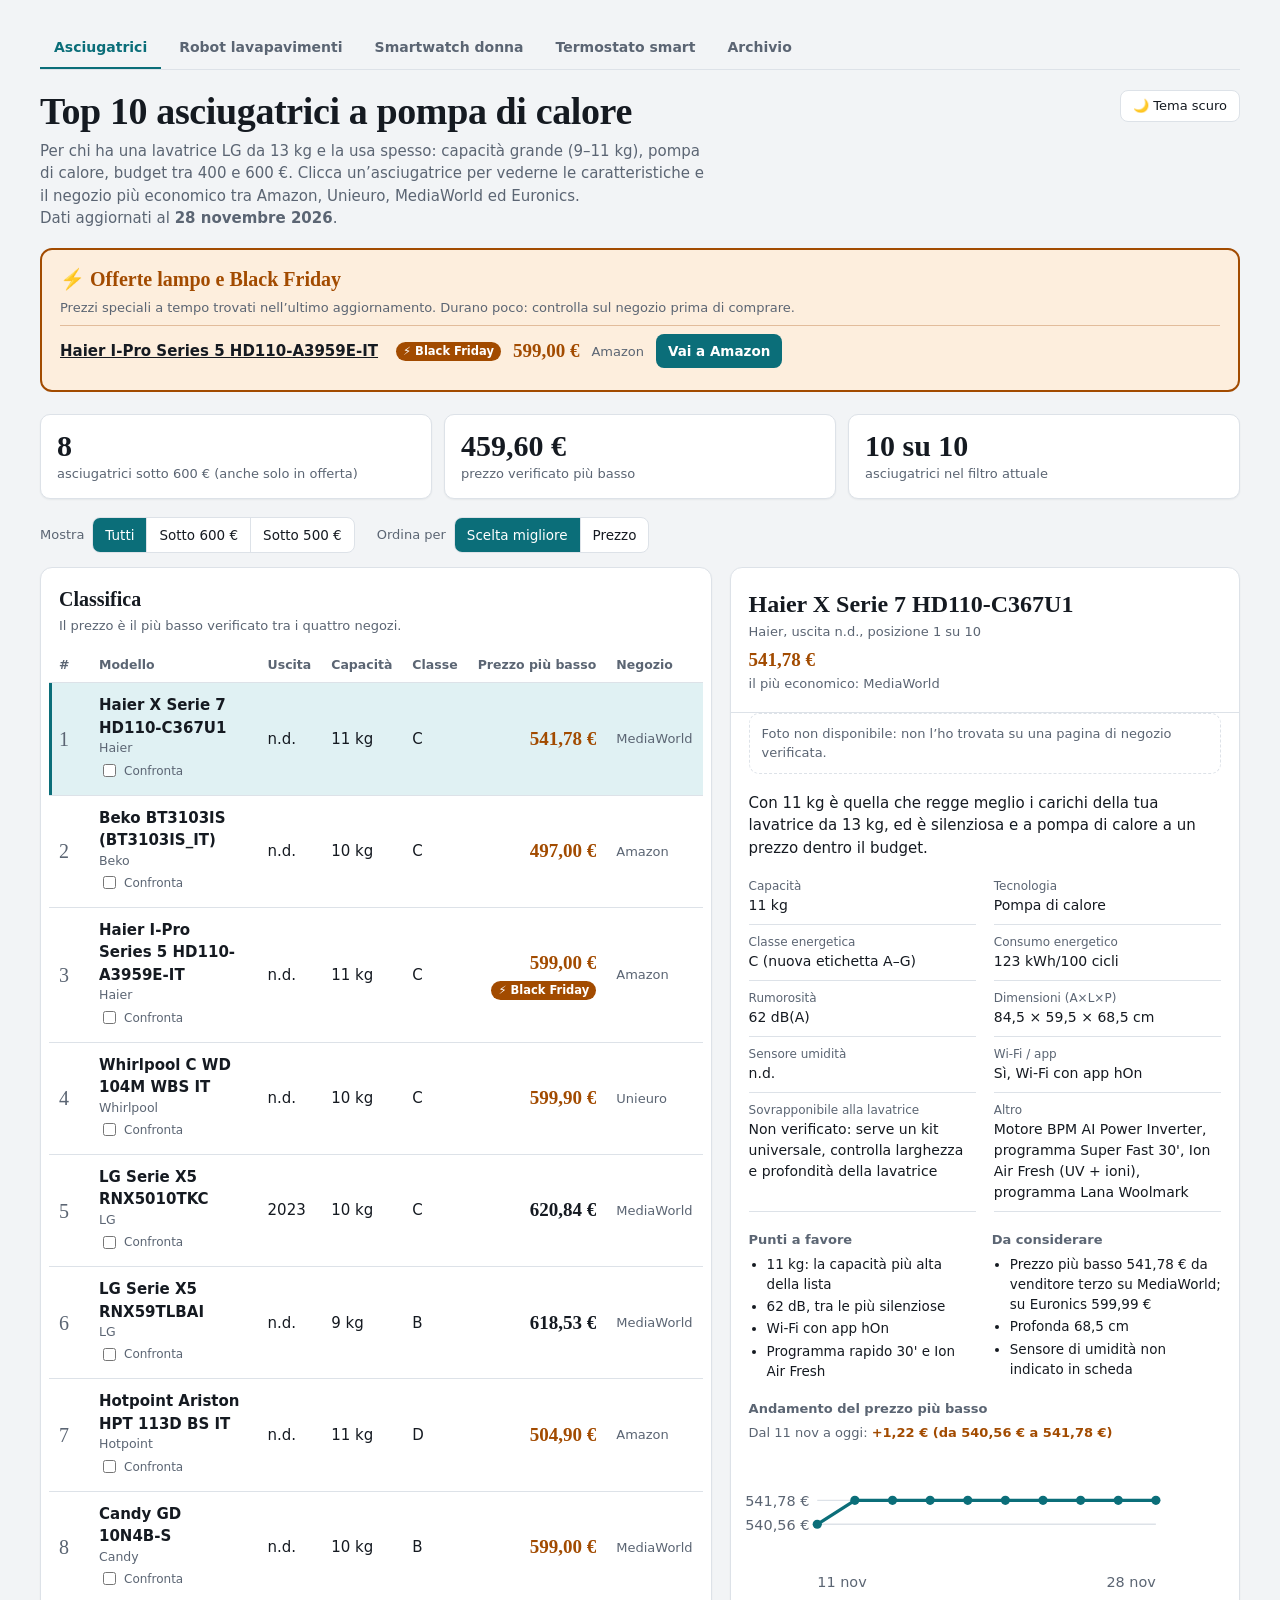
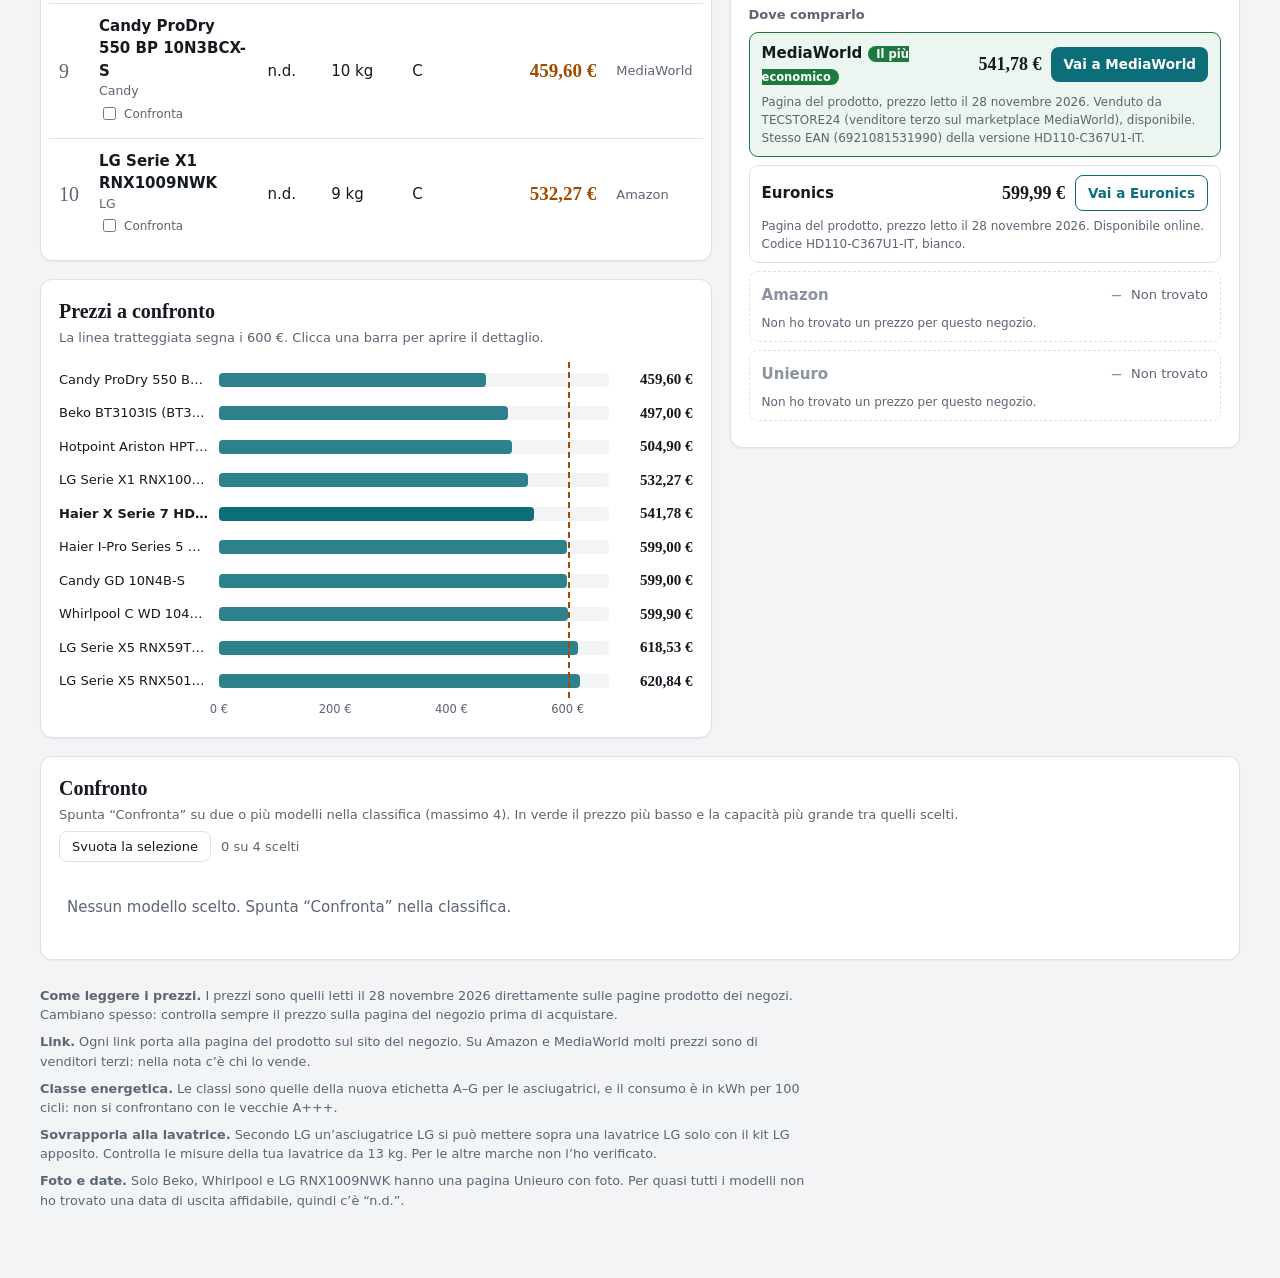
<file: index.html>
<!DOCTYPE html>
<html lang="it">
<head>
<meta charset="utf-8">
<meta http-equiv="refresh" content="0; url=asciugatrici/index.html">
<title>Le mie ricerche</title>
</head>
<body>
<p><a href="asciugatrici/index.html">Apri le ricerche</a></p>
</body>
</html>
</file>
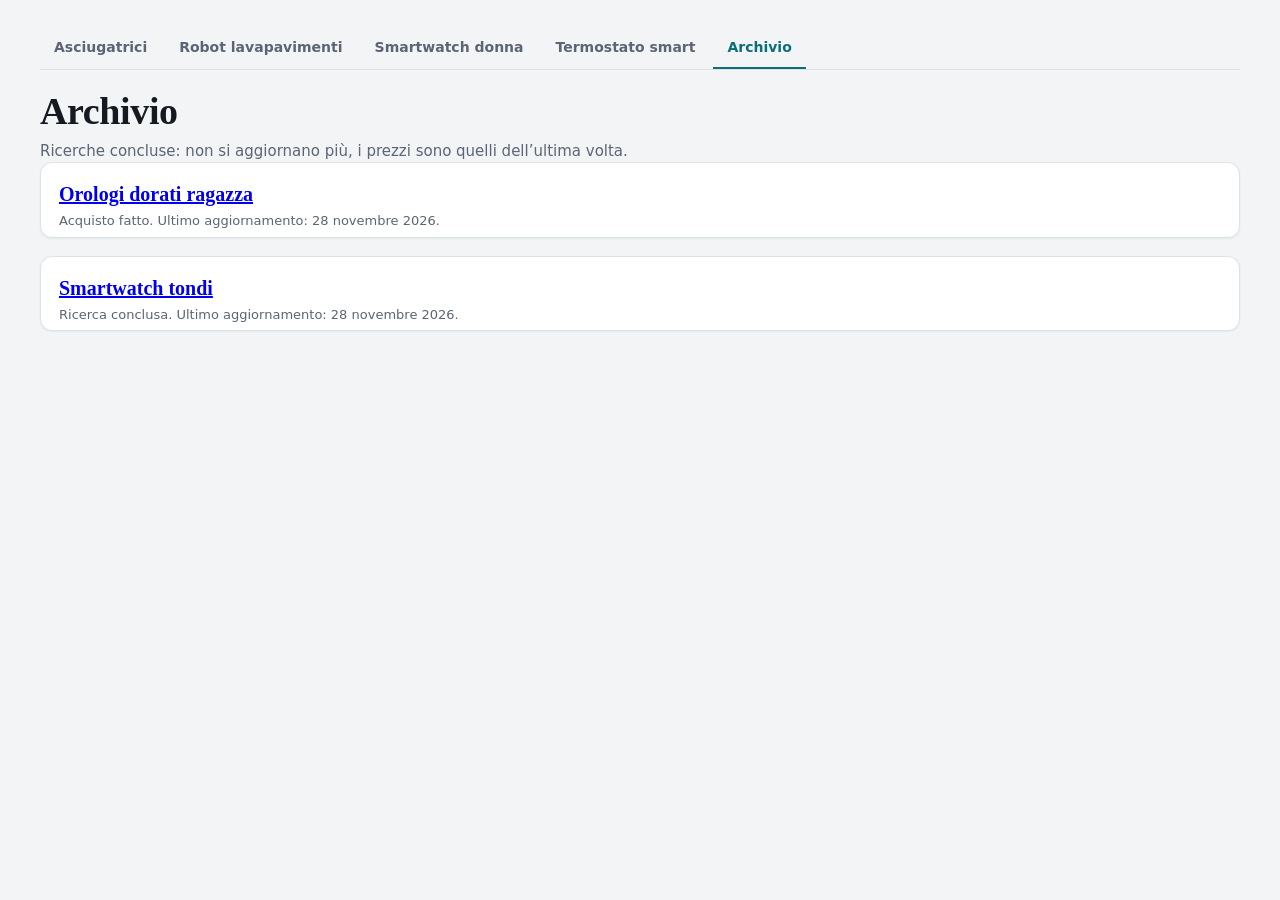
<file: archivio/index.html>
<!DOCTYPE html>
<html lang="it">
<head>
<meta charset="utf-8">
<meta name="viewport" content="width=device-width, initial-scale=1">
<title>Archivio ricerche</title>
<link rel="stylesheet" href="../shared/dashboard.css">
</head>
<body>
<div class="wrap">
  <header>
    <h1>Archivio</h1>
    <p>Ricerche concluse: non si aggiornano più, i prezzi sono quelli dell’ultima volta.</p>
  </header>
  <main>
    <section class="card"><div class="card-head">
      <h2><a href="../orologi-donna/index.html">Orologi dorati ragazza</a></h2>
      <p>Acquisto fatto. Ultimo aggiornamento: 28 novembre 2026.</p>
    </div></section>
    <section class="card" style="margin-top:18px"><div class="card-head">
      <h2><a href="../orologi/index.html">Smartwatch tondi</a></h2>
      <p>Ricerca conclusa. Ultimo aggiornamento: 28 novembre 2026.</p>
    </div></section>
  </main>
</div>
<script src="../shared/dashboard.js"></script>
</body>
</html>
</file>
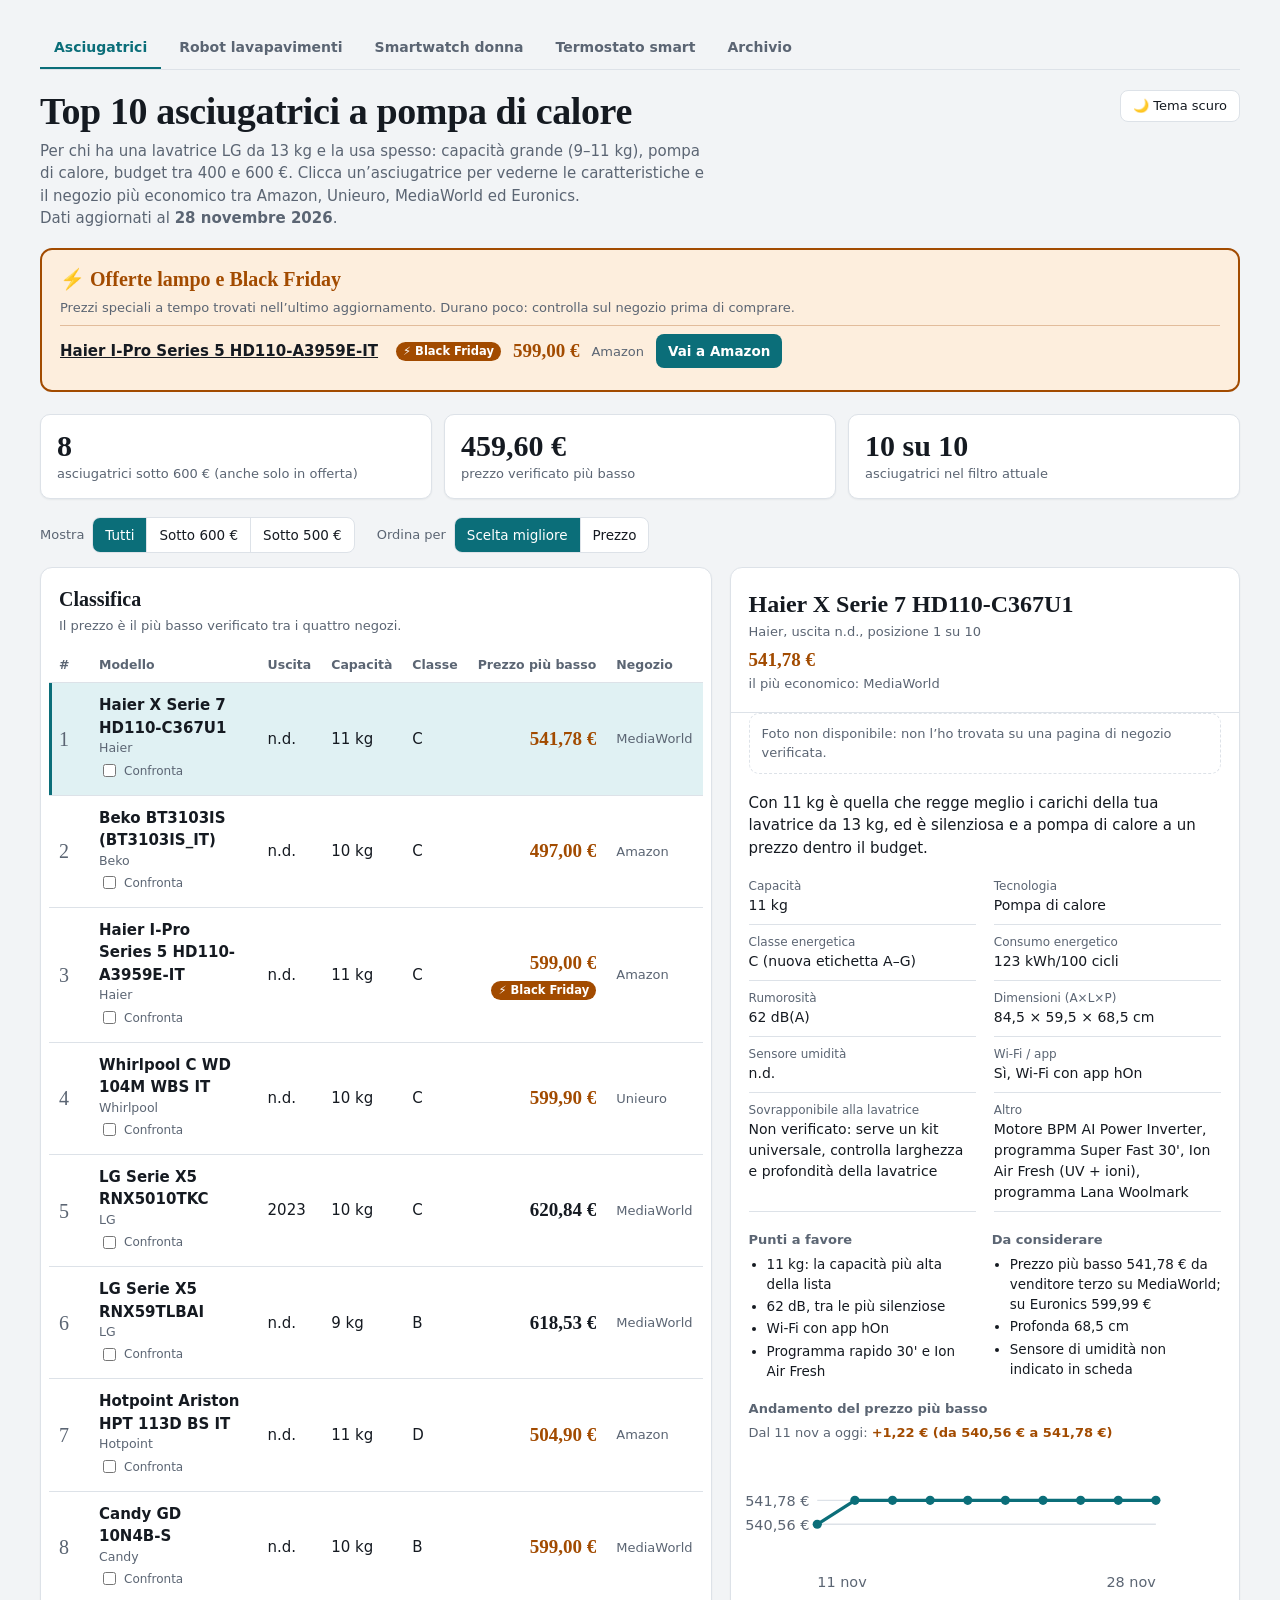
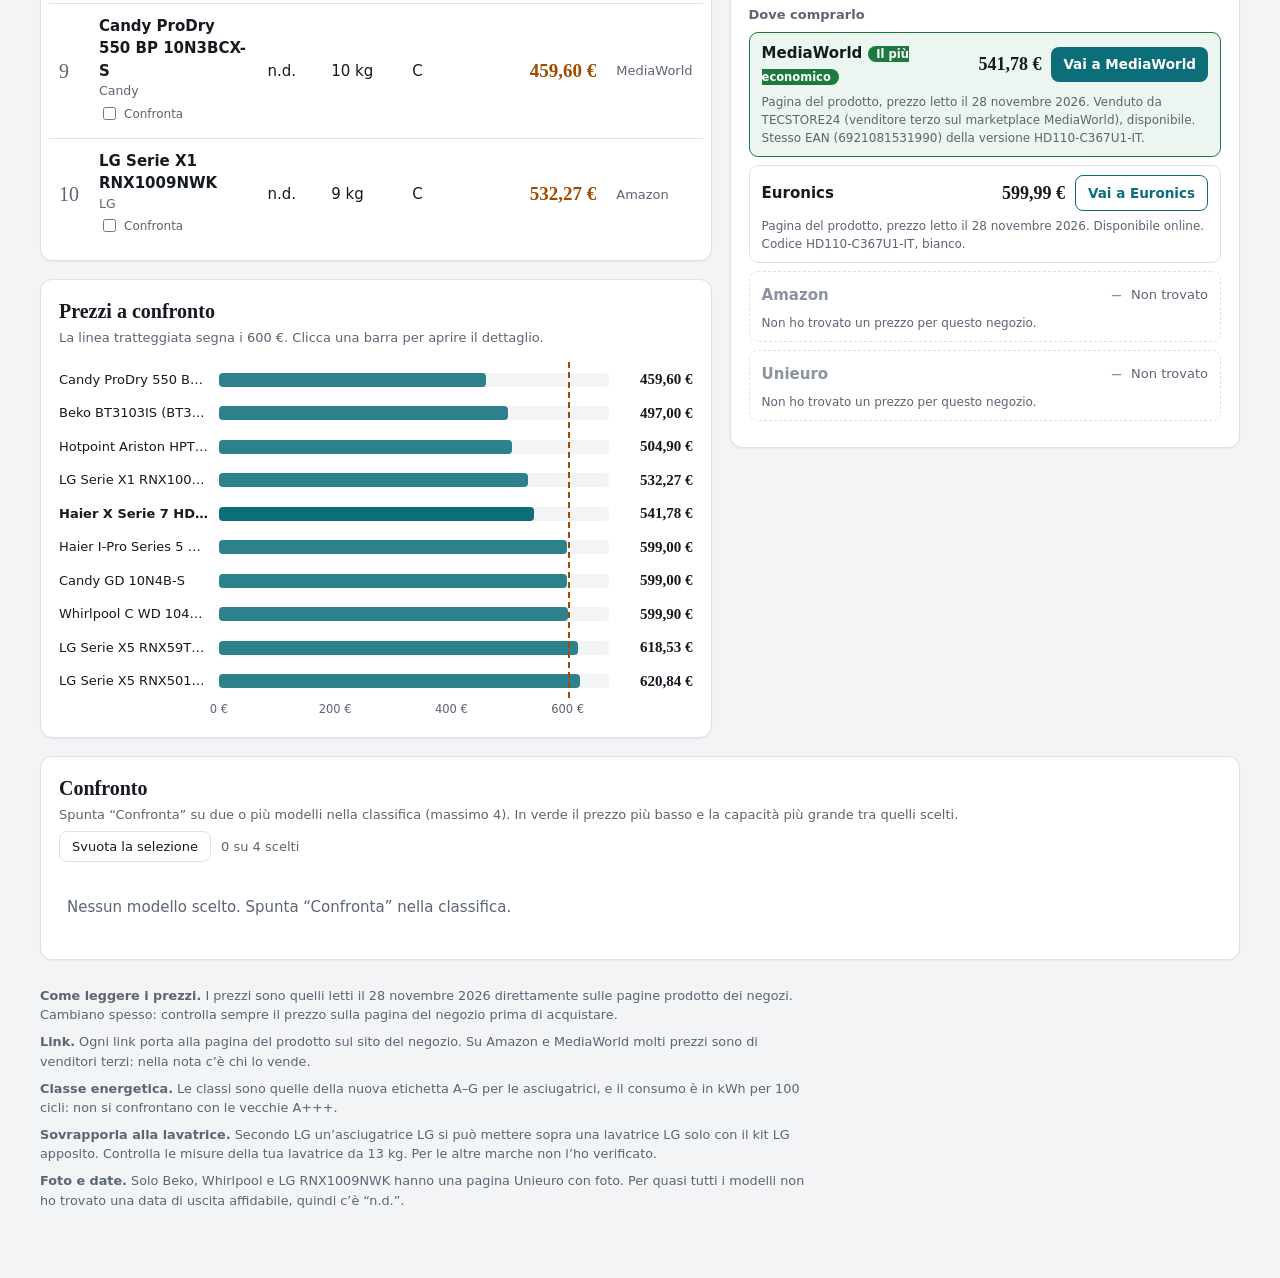
<file: asciugatrici/index.html>
<!DOCTYPE html>
<html lang="it">
<head>
<meta charset="utf-8">
<meta name="viewport" content="width=device-width, initial-scale=1">
<title>Top 10 asciugatrici</title>
<link rel="stylesheet" href="../shared/dashboard.css">
</head>
<body>
<div class="wrap">
  <header>
    <h1>Top 10 asciugatrici a pompa di calore</h1>
    <p>Per chi ha una lavatrice LG da 13 kg e la usa spesso: capacità grande (9–11 kg), pompa di calore, budget tra 400 e 600 €. Clicca un’asciugatrice per vederne le caratteristiche e il negozio più economico tra Amazon, Unieuro, MediaWorld ed Euronics.</p>
    <p>Dati aggiornati al <strong id="updated"></strong>.</p>
  </header>

  <main id="app"></main>

  <footer>
    <p><strong>Come leggere i prezzi.</strong> I prezzi sono quelli letti il 28 novembre 2026 direttamente sulle pagine prodotto dei negozi. Cambiano spesso: controlla sempre il prezzo sulla pagina del negozio prima di acquistare.</p>
    <p><strong>Link.</strong> Ogni link porta alla pagina del prodotto sul sito del negozio. Su Amazon e MediaWorld molti prezzi sono di venditori terzi: nella nota c’è chi lo vende.</p>
    <p><strong>Classe energetica.</strong> Le classi sono quelle della nuova etichetta A–G per le asciugatrici, e il consumo è in kWh per 100 cicli: non si confrontano con le vecchie A+++.</p>
    <p><strong>Sovrapporla alla lavatrice.</strong> Secondo LG un’asciugatrice LG si può mettere sopra una lavatrice LG solo con il kit LG apposito. Controlla le misure della tua lavatrice da 13 kg. Per le altre marche non l’ho verificato.</p>
    <p><strong>Foto e date.</strong> Solo Beko, Whirlpool e LG RNX1009NWK hanno una pagina Unieuro con foto. Per quasi tutti i modelli non ho trovato una data di uscita affidabile, quindi c’è “n.d.”.</p>
  </footer>
</div>

<script>
  var CONFIG = {"noun": "asciugatrici", "one": "un’asciugatrice", "budget": 600, "filters": [600, 500], "columns": [["Capacità", "capacita"], ["Classe", "classe"]], "best": {"key": "capacita", "higher": true, "text": "la capacità più grande"}};

  var W = [
    {
      id: "haierhd110c367u1", rank: 1, name: "Haier X Serie 7 HD110-C367U1", brand: "Haier", year: null, month: null,
      short: {"capacita": "11 kg", "classe": "C"},
      specs: [["Capacità", "11 kg"], ["Tecnologia", "Pompa di calore"], ["Classe energetica", "C (nuova etichetta A–G)"], ["Consumo energetico", "123 kWh/100 cicli"], ["Rumorosità", "62 dB(A)"], ["Dimensioni (A×L×P)", "84,5 × 59,5 × 68,5 cm"], ["Sensore umidità", "n.d."], ["Wi-Fi / app", "Sì, Wi-Fi con app hOn"], ["Sovrapponibile alla lavatrice", "Non verificato: serve un kit universale, controlla larghezza e profondità della lavatrice"], ["Altro", "Motore BPM AI Power Inverter, programma Super Fast 30', Ion Air Fresh (UV + ioni), programma Lana Woolmark"]],
      verdict: "Con 11 kg è quella che regge meglio i carichi della tua lavatrice da 13 kg, ed è silenziosa e a pompa di calore a un prezzo dentro il budget.",
      pros: ["11 kg: la capacità più alta della lista", "62 dB, tra le più silenziose", "Wi-Fi con app hOn", "Programma rapido 30' e Ion Air Fresh"],
      cons: ["Prezzo più basso 541,78 € da venditore terzo su MediaWorld; su Euronics 599,99 €", "Profonda 68,5 cm", "Sensore di umidità non indicato in scheda"],
      offers: [
        { store: "MediaWorld", price: 541.78, fresh: true, url: "https://www.mediaworld.it/it/product/_asciugatrice-haier-hd110-c367u1-x-serie-7-pompa-di-calore-11-kg-profondita-685-cm-bianco-classe-c-187693972.html", note: "Pagina del prodotto, prezzo letto il 28 novembre 2026. Venduto da TECSTORE24 (venditore terzo sul marketplace MediaWorld), disponibile. Stesso EAN (6921081531990) della versione HD110-C367U1-IT." },
        { store: "Euronics", price: 599.99, fresh: true, url: "https://www.euronics.it/elettrodomestici/grandi-elettrodomestici/asciugatrici/haier---asciugatrice-hd110-c367u1-it-11kg-classe-c-bianco/262009552.html", note: "Pagina del prodotto, prezzo letto il 28 novembre 2026. Disponibile online. Codice HD110-C367U1-IT, bianco." }
      ]
    },
    {
      id: "bekobt3103is", photo: "https://www.unieuro.it/medias/sys_master/root/ha7/h70/62373476401182/-api-rest-00ed29448a7522f610cac04d7b9ea7e0-assets-25676e90369c2751c00055396f1c2f39-preview-sgmConversionBaseFormat-sgmProductFormat.jpg", photoSrc: "https://www.unieuro.it/online/Asciugatrici/BT3103IS-IT-10kg-Classe-C-motore-inverter-Display-digitale-XL-funzione-a-vapore-SteamCure-colore-Bianco-obl-Nero-pidBKOBT3103ISIT", rank: 2, name: "Beko BT3103IS (BT3103IS_IT)", brand: "Beko", year: null, month: null,
      short: {"capacita": "10 kg", "classe": "C"},
      specs: [["Capacità", "10 kg"], ["Tecnologia", "Pompa di calore"], ["Classe energetica", "C (nuova etichetta A–G)"], ["Consumo energetico", "117 kWh/100 cicli"], ["Rumorosità", "64 dB(A)"], ["Dimensioni (A×L×P)", "84,6 × 59,8 × 67,2 cm"], ["Sensore umidità", "Sì (OptiSense)"], ["Wi-Fi / app", "No"], ["Sovrapponibile alla lavatrice", "Non verificato: serve un kit universale, controlla larghezza e profondità della lavatrice"], ["Altro", "Cestello AquaWave da 127 litri, motore inverter, vapore SteamCure, luce nel cestello"]],
      verdict: "10 kg a pompa di calore a circa 500 € su Euronics (venduta direttamente) e MediaWorld: il miglior rapporto capacità/prezzo per carichi grandi.",
      pros: ["10 kg con cestello grande (127 l)", "Circa 500 € su Euronics e MediaWorld, 516 € su Amazon (Unieuro è salita a 662 €)", "Sensore di umidità e vapore SteamCure"],
      cons: ["Niente Wi-Fi né app", "64 dB", "Profonda 67,2 cm"],
      offers: [
        { store: "Unieuro", price: 662.34, fresh: true, url: "https://www.unieuro.it/online/Asciugatrici/BT3103IS-IT-10kg-Classe-C-motore-inverter-Display-digitale-XL-funzione-a-vapore-SteamCure-colore-Bianco-obl-Nero-pidBKOBT3103ISIT", note: "Pagina del prodotto, prezzo letto il 28 novembre 2026. Disponibile. Codice BT3103IS_IT, bianco con oblò nero. [prima: 499,00 € il 25 novembre 2026]" },
        { store: "MediaWorld", price: 499.99, fresh: true, url: "https://www.mediaworld.it/it/product/_beko-bt3103isit-a-pompa-di-calore-10-kg-profondita-672-cm-64-dba-bianco-classe-c-589387.html", note: "Pagina del prodotto, prezzo letto il 28 novembre 2026. Venditore non indicato nel markup della pagina (prima PrezzoForte, terzo), disponibile. [prima: 499,49 € il 26 novembre 2026]" },
        { store: "Euronics", price: 499.99, fresh: true, url: "https://www.euronics.it/elettrodomestici/grandi-elettrodomestici/asciugatrici/beko---asciugatrice-bt3103is_it-10-kg-classe-c-bianco/252010454.html", note: "Pagina del prodotto, prezzo letto il 28 novembre 2026. Disponibile online." },
        { store: "Amazon", price: 497.00, fresh: true, url: "https://www.amazon.it/dp/B0FQVR86BN", note: "Pagina del prodotto, prezzo letto il 28 novembre 2026, venduto da Mecamedia (venditore terzo), ultimi 10 pezzi. Codice modello controllato sulla scheda Amazon. [prima: 516,00 € il 27 novembre 2026, My Beststore]" }
      ]
    },
    {
      id: "haierhd110a3959e", rank: 3, name: "Haier I-Pro Series 5 HD110-A3959E-IT", brand: "Haier", year: null, month: null,
      short: {"capacita": "11 kg", "classe": "C"},
      specs: [["Capacità", "11 kg"], ["Tecnologia", "Pompa di calore"], ["Classe energetica", "C (nuova etichetta A–G, secondo Amazon e Haier); A+++ sulla vecchia scala"], ["Consumo energetico", "n.d. per 100 cicli (vecchia etichetta: 228 kWh/anno)"], ["Rumorosità", "64 dB(A)"], ["Dimensioni (A×L×P)", "85 × 59,6 × 62,5 cm"], ["Sensore umidità", "n.d."], ["Wi-Fi / app", "Sì, Wi-Fi e Bluetooth con app hOn"], ["Sovrapponibile alla lavatrice", "Non verificato: serve un kit universale, controlla larghezza e profondità della lavatrice"], ["Altro", "Programma i-Refresh a micro-vapore, approvata Woolmark, partenza programmabile, luce nel cestello"]],
      verdict: "11 kg in classe C, profonda solo 62,5 cm e con app hOn: in offerta Black Friday a 599 € venduta da Amazon. Prende il posto della HD110-D959E, stessa capacità ma classe D.",
      pros: ["11 kg: regge bene i carichi da 13 kg", "Classe C, meglio delle 11 kg in classe D", "Profondità contenuta (62,5 cm)", "Venduta e spedita da Amazon, Wi-Fi con app hOn"],
      cons: ["599 € solo in offerta Black Friday, al limite del budget", "Un solo negozio con prezzo leggibile oggi", "Consumo per 100 cicli e sensore di umidità non trovati"],
      offers: [
        { store: "Amazon", price: 599.00, flash: "Black Friday", fresh: true, url: "https://www.amazon.it/dp/B0DT1MQN89", note: "Pagina del prodotto, prezzo letto il 28 novembre 2026, venduto e spedito da Amazon. Offerta Black Friday, data di fine non indicata. Codice modello HD110-A3959E-IT e capacità 11 kg controllati sulla scheda Amazon." }
      ]
    },
    {
      id: "whirlpoolcwd104m", photo: "https://www.unieuro.it/medias/sys_master/root/h12/h39/63201325776926/-api-rest-00ed29448a7522f610cac04d7b9ea7e0-assets-50eaaffcad100e5edbca0c94713cba77-preview-sgmConversionBaseFormat-sgmProductFormat.jpg", photoSrc: "https://www.unieuro.it/online/Asciugatrici/C-WD-104M-WBS-IT-Capacit-10kg-classe-C-colore-White-Display-digitale-XL-Wi-Fi-IronTouch-pidWHICWD104MWBSIT", rank: 4, name: "Whirlpool C WD 104M WBS IT", brand: "Whirlpool", year: null, month: null,
      short: {"capacita": "10 kg", "classe": "C"},
      specs: [["Capacità", "10 kg"], ["Tecnologia", "Pompa di calore"], ["Classe energetica", "C (nuova etichetta A–G); A+++ sulla vecchia scala"], ["Consumo energetico", "113 kWh/100 cicli (211 kWh/anno, vecchia etichetta)"], ["Rumorosità", "63 dB"], ["Dimensioni (A×L×P)", "84,6 × 59,8 × 67,4 cm"], ["Sensore umidità", "Sì"], ["Wi-Fi / app", "Sì, Wi-Fi"], ["Sovrapponibile alla lavatrice", "Non verificato: serve un kit universale, controlla larghezza e profondità della lavatrice"], ["Altro", "Motore inverter, display digitale XL, funzione IronTouch"]],
      verdict: "10 kg con Wi-Fi e sensore di umidità: con il Black Friday scende a 561 € su Amazon, dentro il budget.",
      pros: ["10 kg", "Wi-Fi e sensore di umidità", "Venduta da Unieuro, disponibile"],
      cons: ["Prezzo basso solo in offerta Black Friday (561 € Amazon); su Unieuro 599,90 €; prima costava 623 €", "Solo due negozi con prezzo leggibile oggi", "Profonda 67,4 cm"],
      offers: [
        { store: "Unieuro", price: 599.90, fresh: true, url: "https://www.unieuro.it/online/Asciugatrici/C-WD-104M-WBS-IT-Capacit-10kg-classe-C-colore-White-Display-digitale-XL-Wi-Fi-IronTouch-pidWHICWD104MWBSIT", note: "Pagina del prodotto, prezzo letto il 28 novembre 2026. Disponibile. Bianco. Il volantino Black Friday dal 19 al 25 novembre è scaduto, ma il prezzo in pagina è rimasto 599,90 €." },
        { store: "Amazon", price: 659.00, fresh: true, url: "https://www.amazon.it/dp/B0FRSX4T4P", note: "Pagina del prodotto, prezzo letto il 28 novembre 2026: nessun riquadro di acquisto, unica offerta da ELETTROVILLAGE (venditore terzo, senza consegna al piano). L'offerta Black Friday di Amazon non c'è più. [prima: 639,00 € il 27 novembre 2026]" }
      ]
    },
    {
      id: "lgrnx5010tkc", rank: 5, name: "LG Serie X5 RNX5010TKC", brand: "LG", year: 2023, month: null,
      short: {"capacita": "10 kg", "classe": "C"},
      specs: [["Capacità", "10 kg"], ["Tecnologia", "Pompa di calore"], ["Classe energetica", "C (nuova etichetta A–G)"], ["Consumo energetico", "108 kWh/100 cicli"], ["Rumorosità", "62 dB(A)"], ["Dimensioni (A×L×P)", "85 × 60 × 66 cm"], ["Sensore umidità", "Sì"], ["Wi-Fi / app", "Sì, Wi-Fi con app LG ThinQ"], ["Sovrapponibile alla lavatrice", "Sì, con kit LG obbligatorio (DK1 DSTWH/DSTBK, DK2W o kit a staffe): secondo LG va su tutte le sue lavatrici tranne Slim, Twin Wash e Signature; verifica le misure della tua lavatrice da 13 kg"], ["Altro", "Pompa di calore DUAL Inverter, AI Dry, TurboDry (5 kg in 81 min), condensatore autopulente, doppio filtro, Allergy Care"]],
      verdict: "È l'LG da 10 kg più vicina al budget: stessa marca della lavatrice (stessa app ThinQ, colonna possibile con kit LG), ma costa circa 19 € sopra i 600.",
      pros: ["10 kg, stessa marca della tua lavatrice", "Pompa di calore DUAL Inverter, 108 kWh/100 cicli", "62 dB", "Condensatore autopulente, AI Dry e TurboDry"],
      cons: ["Circa 619 € e solo da venditori terzi (MediaWorld e Amazon): sopra il budget", "Kit di sovrapposizione da comprare a parte"],
      offers: [
        { store: "MediaWorld", price: 620.84, fresh: true, url: "https://www.mediaworld.it/it/product/_asciugatrice-lg-rnx5010tkc-serie-x5-pompa-di-calore-dual-inverter-10-kg-profondita-66-cm-bianco-classe-183717757.html", note: "Pagina del prodotto, prezzo letto il 28 novembre 2026. Venduto da Digital Bay IT (venditore terzo sul marketplace MediaWorld), disponibile. Anno modello 2023 secondo la scheda MediaWorld. [prima: 618,53 € il 27 novembre 2026]" },
        { store: "Amazon", price: 636.96, fresh: true, url: "https://www.amazon.it/dp/B0HM4DZPS7", note: "Pagina del prodotto, prezzo letto il 28 novembre 2026, venduto da iCOM (venditore terzo), spedizione in 3-4 giorni. [prima: 622,33 € il 27 novembre 2026, digitalbayshop] Codice modello RNX5010TKC e capacità 10 kg controllati sulla scheda Amazon." }
      ]
    },
    {
      id: "lgrnx59tlbai", rank: 6, name: "LG Serie X5 RNX59TLBAI", brand: "LG", year: null, month: null,
      short: {"capacita": "9 kg", "classe": "B"},
      specs: [["Capacità", "9 kg"], ["Tecnologia", "Pompa di calore"], ["Classe energetica", "B (nuova etichetta A–G)"], ["Consumo energetico", "92 kWh/100 cicli"], ["Rumorosità", "62 dB(A)"], ["Dimensioni (A×L×P)", "85 × 60 × 66 cm"], ["Sensore umidità", "Sì"], ["Wi-Fi / app", "Sì, Wi-Fi con app LG ThinQ"], ["Sovrapponibile alla lavatrice", "Sì, con kit LG obbligatorio (DK1 DSTWH/DSTBK, DK2W o kit a staffe): secondo LG va su tutte le sue lavatrici tranne Slim, Twin Wash e Signature; verifica le misure della tua lavatrice da 13 kg"], ["Altro", "Pompa di calore DUAL Inverter, AI Dry, TurboDry (81 min), condensatore autopulente, Allergy Care, oblò nero"]],
      verdict: "L'LG più efficiente della lista (classe B), ora a 618,53 € su MediaWorld (su Amazon 699 €), e con 9 kg ti costringe a dividere i carichi più grandi.",
      pros: ["Classe B: 92 kWh/100 cicli, la più efficiente della lista", "62 dB", "Stessa marca della lavatrice, app ThinQ", "Condensatore autopulente"],
      cons: ["Solo 9 kg", "Su MediaWorld e su Amazon solo da venditori terzi, sopra i 600 €"],
      offers: [
        { store: "MediaWorld", price: 618.53, fresh: true, url: "https://www.mediaworld.it/it/product/_asciugatrice-lg-rnx59tlbai-serie-x5-pompa-di-calore-dual-inverter-9-kg-profondita-66-cm-bianco-classe-b-187226792.html", note: "Pagina del prodotto, prezzo letto il 28 novembre 2026. Venduto da Digital Bay IT (venditore terzo sul marketplace MediaWorld), disponibile. Bianco con oblò nero." },
        { store: "Amazon", price: 657.54, fresh: true, url: "https://www.amazon.it/dp/B0HD7G87ZC", note: "Pagina del prodotto, prezzo letto il 28 novembre 2026: nessun riquadro di acquisto, offerta nuova più bassa tra le altre offerte di Yeppon Italia (venditore terzo). Codice modello controllato sulla scheda Amazon. [prima: 662,64 € il 27 novembre 2026, iCOM]" }
      ]
    },
    {
      id: "hotpointhpt113d", rank: 7, name: "Hotpoint Ariston HPT 113D BS IT", brand: "Hotpoint", year: null, month: null,
      short: {"capacita": "11 kg", "classe": "D"},
      specs: [["Capacità", "11 kg"], ["Tecnologia", "Pompa di calore"], ["Classe energetica", "D (nuova etichetta A–G)"], ["Consumo energetico", "145 kWh/100 cicli"], ["Rumorosità", "64 dB(A)"], ["Dimensioni (A×L×P)", "85 × 60 × 68 cm (Amazon: 84,6 × 59,8 × 67,2 cm)"], ["Sensore umidità", "Sì"], ["Wi-Fi / app", "n.d."], ["Sovrapponibile alla lavatrice", "Non verificato: serve un kit universale, controlla larghezza e profondità della lavatrice"], ["Altro", "PetHair Care (rimozione peli), GentleCare a bassa temperatura, EasyIron"]],
      verdict: "11 kg a pompa di calore a circa 505 €: tanta capacità per i carichi da 13 kg, ma oggi solo da venditori terzi (Amazon non la vende più a 442 €) e consuma più delle classi B e C.",
      pros: ["11 kg", "Circa 505 € su Amazon (My Beststore), 521 € su MediaWorld", "Sensore di umidità, programma PetHair Care"],
      cons: ["Classe D: 145 kWh/100 cicli", "Profonda circa 68 cm", "Wi-Fi non indicato in scheda", "Data di uscita non trovata"],
      offers: [
        { store: "Amazon", price: 504.90, fresh: true, url: "https://www.amazon.it/dp/B0GZ7FSDR2", note: "Pagina del prodotto, prezzo letto il 28 novembre 2026, venduto da My Beststore (venditore terzo), ultimi 3 pezzi. [prima: 441,99 € il 26 novembre 2026, venduto da Amazon] Codice modello HPT113DBSIT e capacità 11 kg controllati sulla scheda Amazon." },
        { store: "MediaWorld", price: 530.95, fresh: true, url: "https://www.mediaworld.it/it/product/_hotpoint-ariston-hpt-113d-bs-it-asciugatrice-11-kg-672-mm-classe-d-161476381.html", note: "Pagina del prodotto, prezzo letto il 28 novembre 2026 (venditore terzo sul marketplace MediaWorld), disponibile. [prima: 526,71 € il 27 novembre 2026]" }
      ]
    },
    {
      id: "candygd10n4bs", rank: 8, name: "Candy GD 10N4B-S", brand: "Candy", year: null, month: null,
      short: {"capacita": "10 kg", "classe": "B"},
      specs: [["Capacità", "10 kg"], ["Tecnologia", "Pompa di calore"], ["Classe energetica", "B (nuova etichetta A–G)"], ["Consumo energetico", "97 kWh/100 cicli"], ["Rumorosità", "64 dB(A)"], ["Dimensioni (A×L×P)", "85 × 60 × 59 cm (scheda MediaWorld; il link della pagina indica 54,7 cm)"], ["Sensore umidità", "No (secondo la scheda MediaWorld; ha KG Detector)"], ["Wi-Fi / app", "No"], ["Sovrapponibile alla lavatrice", "Non verificato: serve un kit universale, controlla larghezza e profondità della lavatrice"], ["Altro", "Motore inverter, AI Smart Move, partenza ritardata 24 h, display LED touch"]],
      verdict: "10 kg in classe B, la più efficiente tra le 10 kg della lista, venduta da MediaWorld al limite del budget.",
      pros: ["10 kg in classe B (97 kWh/100 cicli)", "Venduta direttamente da MediaWorld"],
      cons: ["Niente Wi-Fi", "Sensore di umidità non presente secondo la scheda", "599 €, al limite del budget, e in vendita solo su MediaWorld"],
      offers: [
        { store: "MediaWorld", price: 599.00, fresh: true, url: "https://www.mediaworld.it/it/product/_candy-gd-10n4b-s-a-pompa-di-calore-10-kg-profondita-547-cm-bianco-nero-classe-b-592099.html", note: "Pagina del prodotto, prezzo letto il 28 novembre 2026. Venduto e spedito da MediaWorld, disponibile. Bianco/nero." }
      ]
    },
    {
      id: "candybp10n3bcxs", rank: 9, name: "Candy ProDry 550 BP 10N3BCX-S", brand: "Candy", year: null, month: null,
      short: {"capacita": "10 kg", "classe": "C"},
      specs: [["Capacità", "10 kg"], ["Tecnologia", "Pompa di calore"], ["Classe energetica", "C (nuova etichetta A–G)"], ["Consumo energetico", "117 kWh/100 cicli"], ["Rumorosità", "62 dB(A)"], ["Dimensioni (A×L×P)", "85 × 60 × 65 cm"], ["Sensore umidità", "Sì"], ["Wi-Fi / app", "Sì, Wi-Fi con app hOn"], ["Sovrapponibile alla lavatrice", "Non verificato: serve un kit universale, controlla larghezza e profondità della lavatrice"], ["Altro", "Motore inverter, KG Detector, cestello da 125 l, oltre 40 programmi via app"]],
      verdict: "10 kg, silenziosa e con app hOn a circa 460 €, ma solo da un venditore terzo.",
      pros: ["10 kg con cestello da 125 l", "62 dB", "Wi-Fi e app hOn", "Circa 460 €"],
      cons: ["Solo da venditore terzo (Faragò Elettrodomestici) su MediaWorld", "Un solo negozio con prezzo leggibile oggi"],
      offers: [
        { store: "MediaWorld", price: 459.60, fresh: true, url: "https://www.mediaworld.it/it/product/_asciugatrice-candy-bp-10n3bcx-s-prodry-550-pompa-di-calore-10-kg-profondita-65-cm-bianco-classe-185775231.html", note: "Pagina del prodotto, prezzo letto il 28 novembre 2026 (venditore terzo sul marketplace MediaWorld). [prima: 458,80 € il 27 novembre 2026]" }
      ]
    },
    {
      id: "lgrnx1009nwk", photo: "https://www.unieuro.it/medias/sys_master/root/h53/he9/65486234419230/-api-rest-00ed29448a7522f610cac04d7b9ea7e0-assets-42b180b02a18499ab1b6ba6fec1a98fe-preview-sgmConversionBaseFormat-sgmProductFormat.jpg", photoSrc: "https://www.unieuro.it/online/Asciugatrici/RNX1009NWK-pidGOLRNX1009NWK", rank: 10, name: "LG Serie X1 RNX1009NWK", brand: "LG", year: null, month: null,
      short: {"capacita": "9 kg", "classe": "C"},
      specs: [["Capacità", "9 kg"], ["Tecnologia", "Pompa di calore"], ["Classe energetica", "C (nuova etichetta A–G)"], ["Consumo energetico", "106 kWh/100 cicli"], ["Rumorosità", "64 dB(A)"], ["Dimensioni (A×L×P)", "85 × 60 × 66 cm"], ["Sensore umidità", "Sì"], ["Wi-Fi / app", "Sì, Wi-Fi con app LG ThinQ"], ["Sovrapponibile alla lavatrice", "Sì, con kit LG obbligatorio (DK1 DSTWH/DSTBK, DK2W o kit a staffe): secondo LG va su tutte le sue lavatrici tranne Slim, Twin Wash e Signature; verifica le misure della tua lavatrice da 13 kg"], ["Altro", "Motore inverter, LoadSense, asciugatura a tempo 20–180 min"]],
      verdict: "LG base a pompa di calore con app ThinQ: si abbina alla lavatrice, ma 9 kg sono pochi per i tuoi carichi da 13 kg.",
      pros: ["Stessa marca della lavatrice, app ThinQ", "106 kWh/100 cicli", "In vendita da Unieuro e MediaWorld"],
      cons: ["Solo 9 kg", "64 dB"],
      offers: [
        { store: "MediaWorld", price: 535.70, fresh: true, url: "https://www.mediaworld.it/it/product/_asciugatrice-lg-rnx1009nwk-serie-x1-pompa-di-calore-9-kg-profondita-66-cm-bianco-classe-c-187427413.html", note: "Pagina del prodotto, prezzo letto il 28 novembre 2026 (venditore terzo sul marketplace MediaWorld). [prima: 535,00 € il 27 novembre 2026]" },
        { store: "Unieuro", price: 539.90, fresh: true, url: "https://www.unieuro.it/online/Asciugatrici/RNX1009NWK-pidGOLRNX1009NWK", note: "Pagina del prodotto, prezzo letto il 28 novembre 2026. Disponibile. Bianco con oblò nero." },
        { store: "Amazon", price: 532.27, fresh: true, url: "https://www.amazon.it/dp/B0HNPGG5ZJ", note: "Pagina del prodotto, prezzo letto il 28 novembre 2026, venduto da iCOM (venditore terzo), spedizione in 3-4 giorni. Codice modello controllato sulla scheda Amazon." }
      ]
    }
  ];

  // Galleria completa della pagina del negozio (la prima è la foto principale).
  var GALLERY = {
    bekobt3103is: [
      "https://www.unieuro.it/medias/sys_master/root/ha7/h70/62373476401182/-api-rest-00ed29448a7522f610cac04d7b9ea7e0-assets-25676e90369c2751c00055396f1c2f39-preview-sgmConversionBaseFormat-sgmProductFormat.jpg",
      "https://www.unieuro.it/medias/sys_master/root/h30/h10/62373548556318/-api-rest-00ed29448a7522f610cac04d7b9ea7e0-assets-224a91a0d1c91766ca6b3888278e952a-preview-sgmConversionBaseFormat-sgmProductFormat.jpg",
      "https://www.unieuro.it/medias/sys_master/root/h57/h53/62373455364126/-api-rest-00ed29448a7522f610cac04d7b9ea7e0-assets-012745e76ba7c8db93e7f6fa9ffdafbc-preview-sgmConversionBaseFormat-sgmProductFormat.jpg",
      "https://www.unieuro.it/medias/sys_master/root/h7c/h0c/62373491998750/-api-rest-00ed29448a7522f610cac04d7b9ea7e0-assets-e899a550d5937388a7b8e0e31a7fe9a0-preview-sgmConversionBaseFormat-sgmProductFormat.jpg",
      "https://www.unieuro.it/medias/sys_master/root/he7/h6f/62373443960862/-api-rest-00ed29448a7522f610cac04d7b9ea7e0-assets-fe15cb73660bda5fc90f45f6ee56e5a2-preview-sgmConversionBaseFormat-sgmProductFormat.jpg",
      "https://www.unieuro.it/medias/sys_master/root/hf0/h82/62373435506718/-api-rest-00ed29448a7522f610cac04d7b9ea7e0-assets-10a04ad39fc5fd34f76b9563688e9792-preview-sgmConversionBaseFormat-sgmProductFormat.jpg"
    ],
    whirlpoolcwd104m: [
      "https://www.unieuro.it/medias/sys_master/root/h12/h39/63201325776926/-api-rest-00ed29448a7522f610cac04d7b9ea7e0-assets-50eaaffcad100e5edbca0c94713cba77-preview-sgmConversionBaseFormat-sgmProductFormat.jpg",
      "https://www.unieuro.it/medias/sys_master/root/hd3/h0d/50531525263390/-api-rest-00ed29448a7522f610cac04d7b9ea7e0-assets-c1af643bfd8955e8dbfc96aabf7fb3b4-preview-sgmConversionBaseFormat-sgmProductFormat.jpg",
      "https://www.unieuro.it/medias/sys_master/root/hb8/h7d/49310600232990/-api-rest-00ed29448a7522f610cac04d7b9ea7e0-assets-3c907053279257dd76f43ec9a49aef6a-preview-sgmConversionBaseFormat-sgmProductFormat.jpg",
      "https://www.unieuro.it/medias/sys_master/root/h96/h7b/50530117681182/-api-rest-00ed29448a7522f610cac04d7b9ea7e0-assets-3b42864cc77b3de0e690ff42a0f8eaf7-preview-sgmConversionBaseFormat-sgmProductFormat.jpg",
      "https://www.unieuro.it/medias/sys_master/root/h1f/hdf/49310597611550/-api-rest-00ed29448a7522f610cac04d7b9ea7e0-assets-b3e168d8f9083d4fe8453653a8246631-preview-sgmConversionBaseFormat-sgmProductFormat.jpg",
      "https://www.unieuro.it/medias/sys_master/root/h44/h76/50531988275230/-api-rest-00ed29448a7522f610cac04d7b9ea7e0-assets-979757cad9021c715872ed6da0995bf9-preview-sgmConversionBaseFormat-sgmProductFormat.jpg",
      "https://www.unieuro.it/medias/sys_master/root/h02/hf8/63201320468510/-api-rest-00ed29448a7522f610cac04d7b9ea7e0-assets-fd67bbc6dc65ca29ea4b8d9f9024f648-preview-sgmConversionBaseFormat-sgmProductFormat.jpg"
    ],
    lgrnx1009nwk: [
      "https://www.unieuro.it/medias/sys_master/root/h53/he9/65486234419230/-api-rest-00ed29448a7522f610cac04d7b9ea7e0-assets-42b180b02a18499ab1b6ba6fec1a98fe-preview-sgmConversionBaseFormat-sgmProductFormat.jpg",
      "https://www.unieuro.it/medias/sys_master/root/h52/h32/65486076084254/-api-rest-00ed29448a7522f610cac04d7b9ea7e0-assets-1e2f85dae428f1dfa92d72bf1a5ff80b-preview-sgmConversionBaseFormat-sgmProductFormat.jpg",
      "https://www.unieuro.it/medias/sys_master/root/hb2/h93/65486276034590/-api-rest-00ed29448a7522f610cac04d7b9ea7e0-assets-9d5278dc3180d2433521e49708c6fd28-preview-sgmConversionBaseFormat-sgmProductFormat.jpg",
      "https://www.unieuro.it/medias/sys_master/root/h71/hee/65486190706718/-api-rest-00ed29448a7522f610cac04d7b9ea7e0-assets-77a693c9dfcc03c37689c8cc743e5350-preview-sgmConversionBaseFormat-sgmProductFormat.jpg",
      "https://www.unieuro.it/medias/sys_master/root/h9e/h52/65486238744606/-api-rest-00ed29448a7522f610cac04d7b9ea7e0-assets-4ca4291621c392aadb60dcec820e16b7-preview-sgmConversionBaseFormat-sgmProductFormat.jpg",
      "https://www.unieuro.it/medias/sys_master/root/heb/h1d/65486259781662/-api-rest-00ed29448a7522f610cac04d7b9ea7e0-assets-d27e7234d57ae2f2421129b8dd263472-preview-sgmConversionBaseFormat-sgmProductFormat.jpg",
      "https://www.unieuro.it/medias/sys_master/root/hf3/h7b/65486235009054/-api-rest-00ed29448a7522f610cac04d7b9ea7e0-assets-e4980fe52121c3ff3e780ca9004c8b63-preview-sgmConversionBaseFormat-sgmProductFormat.jpg",
      "https://www.unieuro.it/medias/sys_master/root/h2b/hdf/65486254473246/-api-rest-00ed29448a7522f610cac04d7b9ea7e0-assets-afcd829326cfe3d8a07ddc31de6a0ce0-preview-sgmConversionBaseFormat-sgmProductFormat.jpg",
      "https://www.unieuro.it/medias/sys_master/root/h09/h9b/65486258143262/-api-rest-00ed29448a7522f610cac04d7b9ea7e0-assets-781502b57c18c32cc61e010d9f1d3772-preview-sgmConversionBaseFormat-sgmProductFormat.jpg"
    ]
  };

  // Prezzo più basso verificato per giorno (scripts/storico.py).
  var HISTORY = {
    haierhd110c367u1: [["2026-11-11", 540.56], ["2026-11-12", 541.78], ["2026-11-13", 541.78], ["2026-11-14", 541.78], ["2026-11-21", 541.78], ["2026-11-24", 541.78], ["2026-11-25", 541.78], ["2026-11-26", 541.78], ["2026-11-27", 541.78], ["2026-11-28", 541.78]],
    bekobt3103is: [["2026-11-11", 482.70], ["2026-11-12", 482.70], ["2026-11-13", 482.70], ["2026-11-14", 482.70], ["2026-11-21", 499.00], ["2026-11-24", 499.00], ["2026-11-25", 499.00], ["2026-11-26", 499.49], ["2026-11-27", 497.00], ["2026-11-28", 497.00]],
    lgrnx5010tkc: [["2026-11-11", 632.45], ["2026-11-12", 637.97], ["2026-11-13", 615.87], ["2026-11-14", 624.46], ["2026-11-21", 623.66], ["2026-11-24", 618.53], ["2026-11-25", 618.53], ["2026-11-26", 618.53], ["2026-11-27", 620.84], ["2026-11-28", 620.84]],
    whirlpoolcwd104m: [["2026-11-11", 599.90], ["2026-11-12", 623.99], ["2026-11-13", 623.00], ["2026-11-14", 623.00], ["2026-11-21", 561.00], ["2026-11-24", 561.00], ["2026-11-25", 561.00], ["2026-11-26", 561.00], ["2026-11-27", 599.90], ["2026-11-28", 599.90]],
    lgrnx59tlbai: [["2026-11-11", 566.64], ["2026-11-12", 615.56], ["2026-11-13", 560.91], ["2026-11-14", 560.91], ["2026-11-21", 560.00], ["2026-11-24", 560.00], ["2026-11-25", 618.53], ["2026-11-26", 618.53], ["2026-11-27", 618.53], ["2026-11-28", 618.53]],
    candygd10n4bs: [["2026-11-11", 599.00], ["2026-11-12", 599.00], ["2026-11-13", 599.00], ["2026-11-14", 599.00], ["2026-11-21", 599.00], ["2026-11-24", 599.00], ["2026-11-25", 599.00], ["2026-11-26", 599.00], ["2026-11-27", 599.00], ["2026-11-28", 599.00]],
    haierhd110d959e: [["2026-11-11", 512.61], ["2026-11-12", 524.98], ["2026-11-13", 512.61], ["2026-11-14", 578.20]],
    candybp10n3bcxs: [["2026-11-11", 499.00], ["2026-11-12", 499.00], ["2026-11-13", 498.80], ["2026-11-14", 459.90], ["2026-11-21", 459.90], ["2026-11-24", 459.90], ["2026-11-25", 458.80], ["2026-11-26", 458.80], ["2026-11-27", 459.60], ["2026-11-28", 459.60]],
    lgrnx1009nwk: [["2026-11-11", 516.50], ["2026-11-12", 528.50], ["2026-11-13", 532.92], ["2026-11-14", 532.92], ["2026-11-21", 532.92], ["2026-11-24", 532.27], ["2026-11-25", 532.27], ["2026-11-26", 532.27], ["2026-11-27", 532.27], ["2026-11-28", 532.27]],
    haierhd100d939e: [["2026-11-11", 510.67], ["2026-11-12", 517.17], ["2026-11-13", 514.58]],
    hotpointhpt113d: [["2026-11-14", 444.30], ["2026-11-21", 441.99], ["2026-11-24", 441.99], ["2026-11-25", 441.99], ["2026-11-26", 441.99], ["2026-11-27", 504.90], ["2026-11-28", 504.90]],
    haierhd110a3959e: [["2026-11-21", 599.00], ["2026-11-24", 599.00], ["2026-11-25", 599.00], ["2026-11-26", 599.00], ["2026-11-27", 599.00], ["2026-11-28", 599.00]]
  };

  // Da cambiare a ogni aggiornamento dei dati.
  var UPDATED = "28 novembre 2026";
</script>
<script src="../shared/dashboard.js"></script>
</body>
</html>
</file>
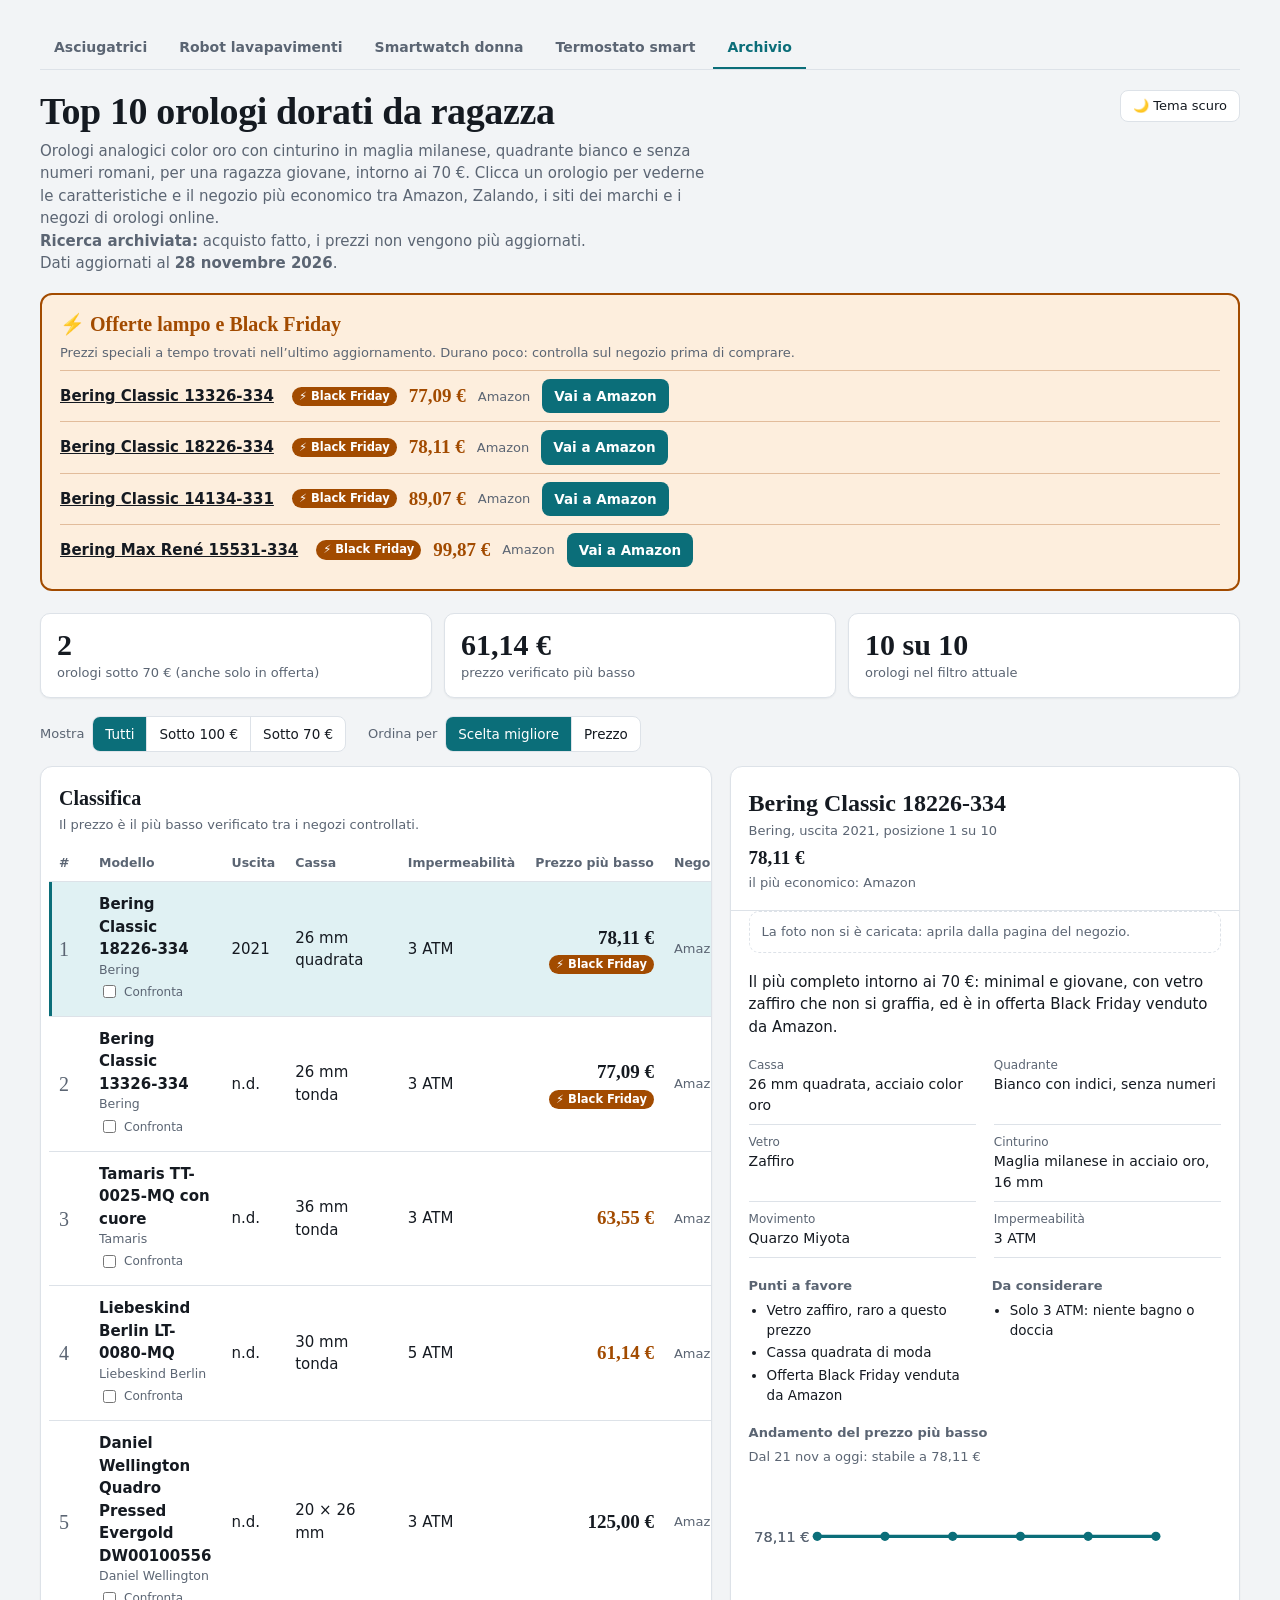
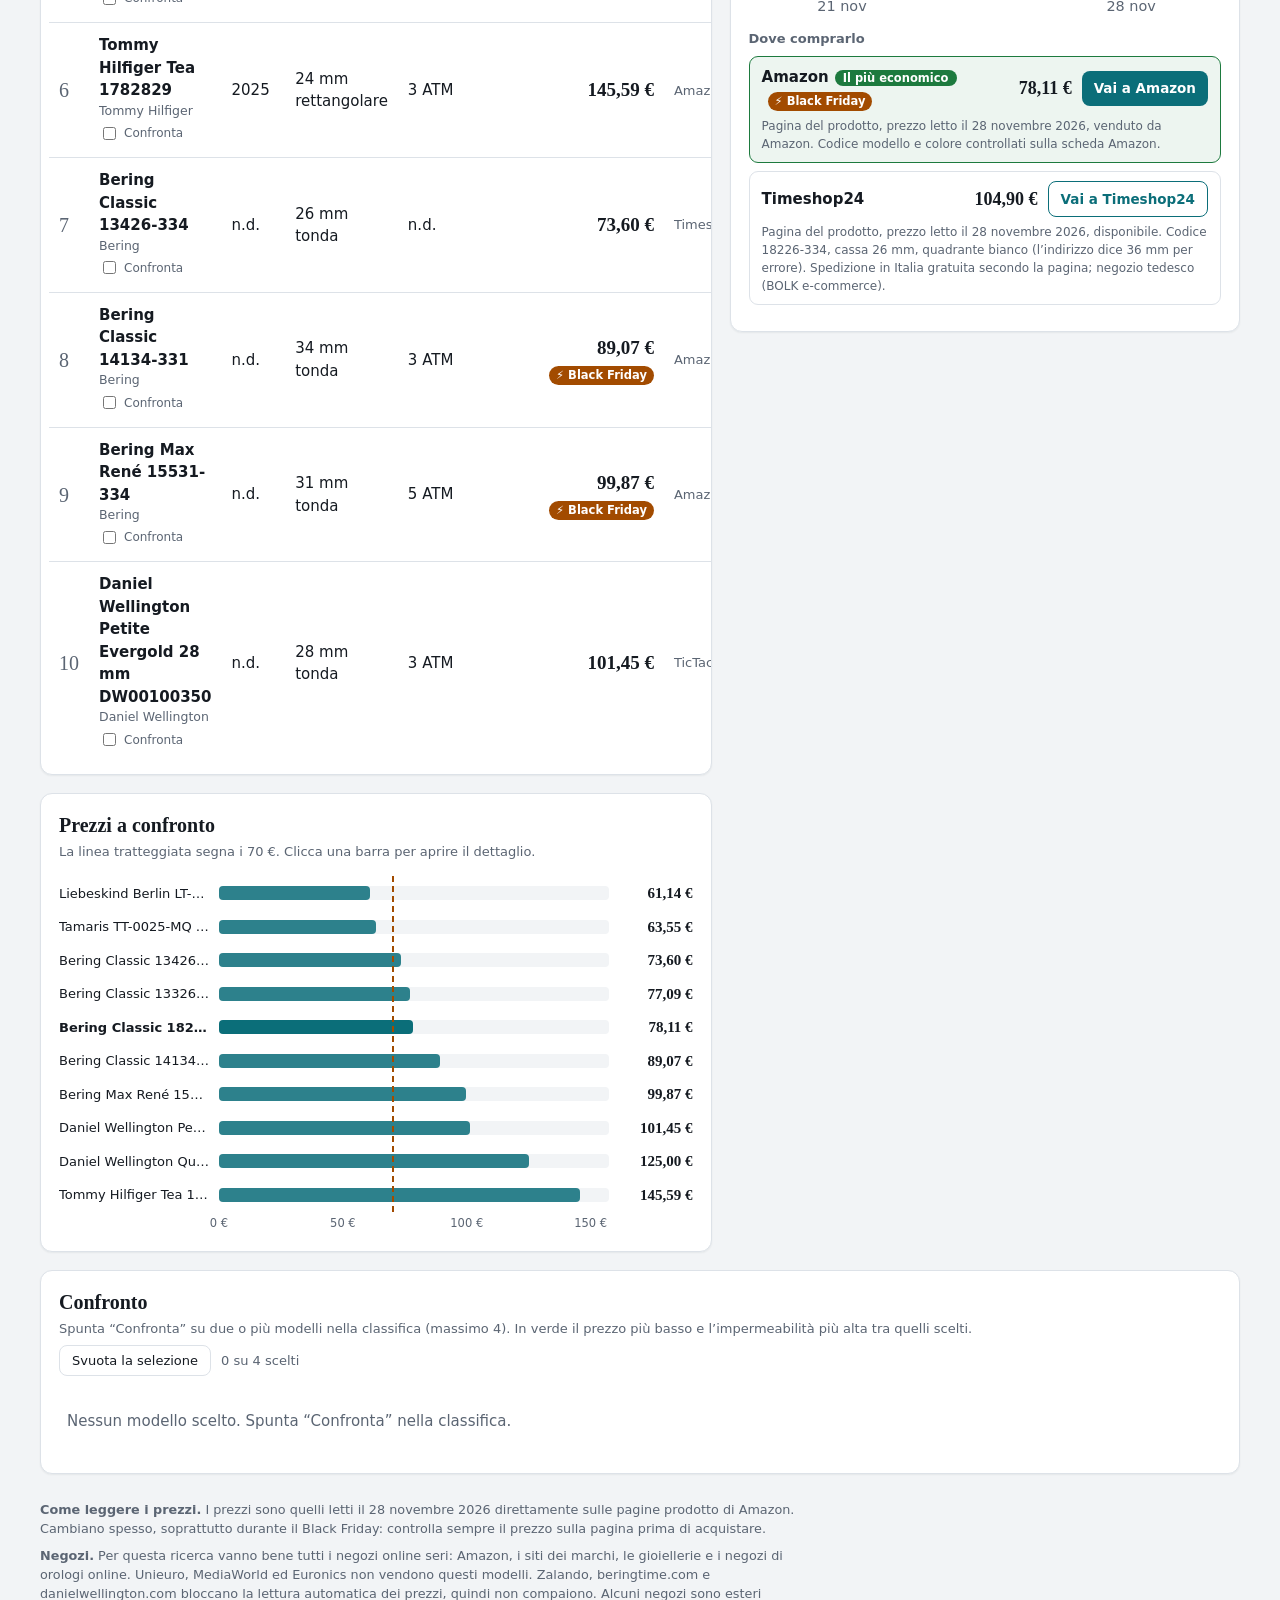
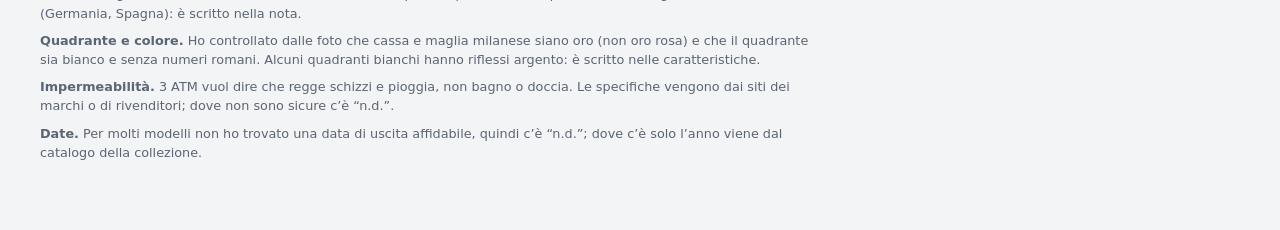
<file: orologi-donna/index.html>
<!DOCTYPE html>
<html lang="it">
<head>
<meta charset="utf-8">
<meta name="viewport" content="width=device-width, initial-scale=1">
<title>Top 10 orologi dorati da ragazza</title>
<link rel="stylesheet" href="../shared/dashboard.css">
</head>
<body>
<div class="wrap">
  <header>
    <h1>Top 10 orologi dorati da ragazza</h1>
    <p>Orologi analogici color oro con cinturino in maglia milanese, quadrante bianco e senza numeri romani, per una ragazza giovane, intorno ai 70 €. Clicca un orologio per vederne le caratteristiche e il negozio più economico tra Amazon, Zalando, i siti dei marchi e i negozi di orologi online.</p>
    <p><strong>Ricerca archiviata:</strong> acquisto fatto, i prezzi non vengono più aggiornati.</p>
    <p>Dati aggiornati al <strong id="updated"></strong>.</p>
  </header>

  <main id="app"></main>

  <footer>
    <p><strong>Come leggere i prezzi.</strong> I prezzi sono quelli letti il 28 novembre 2026 direttamente sulle pagine prodotto di Amazon. Cambiano spesso, soprattutto durante il Black Friday: controlla sempre il prezzo sulla pagina prima di acquistare.</p>
    <p><strong>Negozi.</strong> Per questa ricerca vanno bene tutti i negozi online seri: Amazon, i siti dei marchi, le gioiellerie e i negozi di orologi online. Unieuro, MediaWorld ed Euronics non vendono questi modelli. Zalando, beringtime.com e danielwellington.com bloccano la lettura automatica dei prezzi, quindi non compaiono. Alcuni negozi sono esteri (Germania, Spagna): è scritto nella nota.</p>
    <p><strong>Quadrante e colore.</strong> Ho controllato dalle foto che cassa e maglia milanese siano oro (non oro rosa) e che il quadrante sia bianco e senza numeri romani. Alcuni quadranti bianchi hanno riflessi argento: è scritto nelle caratteristiche.</p>
    <p><strong>Impermeabilità.</strong> 3 ATM vuol dire che regge schizzi e pioggia, non bagno o doccia. Le specifiche vengono dai siti dei marchi o di rivenditori; dove non sono sicure c’è “n.d.”.</p>
    <p><strong>Date.</strong> Per molti modelli non ho trovato una data di uscita affidabile, quindi c’è “n.d.”; dove c’è solo l’anno viene dal catalogo della collezione.</p>
  </footer>
</div>

<script>
  var CONFIG = {"noun": "orologi", "one": "un orologio", "budget": 70, "filters": [100, 70], "columns": [["Cassa", "cassa"], ["Impermeabilità", "acqua"]], "best": {"key": "acqua", "higher": true, "text": "l’impermeabilità più alta"}, "stores": "any"};

  var W = [
    {
      id: "bering18226334", photo: "https://m.media-amazon.com/images/I/61n3lzFpRQL._AC_SL1200_.jpg", photoSrc: "https://www.amazon.it/dp/B09WTQRK5H",
      rank: 1, name: "Bering Classic 18226-334", brand: "Bering", year: 2021, month: null,
      short: {"cassa": "26 mm quadrata", "acqua": "3 ATM"},
      specs: [["Cassa", "26 mm quadrata, acciaio color oro"], ["Quadrante", "Bianco con indici, senza numeri"], ["Vetro", "Zaffiro"], ["Cinturino", "Maglia milanese in acciaio oro, 16 mm"], ["Movimento", "Quarzo Miyota"], ["Impermeabilità", "3 ATM"]],
      verdict: "Il più completo intorno ai 70 €: minimal e giovane, con vetro zaffiro che non si graffia, ed è in offerta Black Friday venduto da Amazon.",
      pros: ["Vetro zaffiro, raro a questo prezzo", "Cassa quadrata di moda", "Offerta Black Friday venduta da Amazon"],
      cons: ["Solo 3 ATM: niente bagno o doccia"],
      offers: [
        { store: "Amazon", price: 78.11, fresh: true, url: "https://www.amazon.it/dp/B09WTQRK5H", note: "Pagina del prodotto, prezzo letto il 28 novembre 2026, venduto da Amazon. Codice modello e colore controllati sulla scheda Amazon.", flash: "Black Friday" },
        { store: "Timeshop24", price: 104.9, fresh: true, url: "https://www.timeshop24.it/bering-18226-334-orologio-donna-classico-36mm-3atm.html", note: "Pagina del prodotto, prezzo letto il 28 novembre 2026, disponibile. Codice 18226-334, cassa 26 mm, quadrante bianco (l’indirizzo dice 36 mm per errore). Spedizione in Italia gratuita secondo la pagina; negozio tedesco (BOLK e-commerce)." }
      ]
    },
    {
      id: "liebeskindlt0080", photo: "https://m.media-amazon.com/images/I/71RX0ow9n5L._AC_SL1500_.jpg", photoSrc: "https://www.amazon.it/dp/B071NDCZ84",
      rank: 4, name: "Liebeskind Berlin LT-0080-MQ", brand: "Liebeskind Berlin", year: null, month: null,
      short: {"cassa": "30 mm tonda", "acqua": "5 ATM"},
      specs: [["Cassa", "30 mm tonda, acciaio inox IP oro"], ["Quadrante", "Bianco con indici, senza numeri"], ["Vetro", "Minerale antigraffio"], ["Cinturino", "Maglia milanese in acciaio oro, chiusura a scatto"], ["Movimento", "Quarzo"], ["Impermeabilità", "5 ATM"]],
      verdict: "Tondo e minimal con 5 ATM, venduto da Amazon: oggi è sceso a circa 61 €, sotto budget.",
      pros: ["Venduto e spedito da Amazon", "5 ATM, la resistenza all’acqua più alta insieme al Bering 15531", "Cinturino che si cambia senza attrezzi"],
      cons: ["Prezzo molto variabile (89 € il 25 novembre, 61 € il 26)", "Vetro minerale, non zaffiro", "Marchio meno conosciuto in Italia"],
      offers: [
        { store: "Amazon", price: 61.14, fresh: true, url: "https://www.amazon.it/dp/B071NDCZ84", note: "Pagina del prodotto, prezzo letto il 28 novembre 2026, venduto da Amazon [prima: 88,04 € il 25 novembre]. Codice modello e colore controllati sulla scheda Amazon. Colore “Oro”." }
      ]
    },
    {
      id: "bering13326334", photo: "https://m.media-amazon.com/images/I/71TDHQjibqL._AC_SL1500_.jpg", photoSrc: "https://www.amazon.it/dp/B0CP5T65QN",
      rank: 2, name: "Bering Classic 13326-334", brand: "Bering", year: null, month: null,
      short: {"cassa": "26 mm tonda", "acqua": "3 ATM"},
      specs: [["Cassa", "26 mm tonda, acciaio color oro"], ["Quadrante", "Bianco con indici, senza numeri"], ["Vetro", "n.d."], ["Cinturino", "Maglia milanese in acciaio oro"], ["Movimento", "Quarzo"], ["Impermeabilità", "3 ATM"]],
      verdict: "Piccolo e delicato, tondo da 26 mm, in “Offerta Top Black Friday” venduto da Amazon: perfetto per un polso sottile.",
      pros: ["Offerta Top Black Friday venduta da Amazon", "Cassa piccola e femminile", "Marchio danese specializzato in orologi minimal"],
      cons: ["Vetro non indicato sulla pagina", "26 mm: si legge meno"],
      offers: [
        { store: "Amazon", price: 77.09, fresh: true, url: "https://www.amazon.it/dp/B0CP5T65QN", note: "Pagina del prodotto, prezzo letto il 28 novembre 2026, venduto da Amazon. Codice modello e colore controllati sulla scheda Amazon. Sulla pagina è indicata come “Offerta Top Black Friday”.", flash: "Black Friday" },
        { store: "Timeshop24", price: 89.0, fresh: false, url: "https://www.timeshop24.it/bering-13326-334.html", note: "Pagina del prodotto, prezzo letto il 28 novembre 2026. Esaurito oggi: non conta come prezzo più basso." }
      ]
    },
    {
      id: "tamaristt0025", photo: "https://m.media-amazon.com/images/I/71QbuzU6tnL._AC_SL1500_.jpg", photoSrc: "https://www.amazon.it/dp/B098XWVV98",
      rank: 3, name: "Tamaris TT-0025-MQ con cuore", brand: "Tamaris", year: null, month: null,
      short: {"cassa": "36 mm tonda", "acqua": "3 ATM"},
      specs: [["Cassa", "36 mm tonda, metallo IP oro lucido"], ["Quadrante", "Bianco con indici e un piccolo cuore, senza numeri"], ["Vetro", "Minerale antigraffio"], ["Cinturino", "Maglia milanese oro, chiusura a scatto"], ["Movimento", "Quarzo"], ["Impermeabilità", "3 ATM"]],
      verdict: "Il più giovane e romantico, con il cuoricino sul quadrante, a circa 64 € venduto da Amazon.",
      pros: ["Circa 64 €, venduto da Amazon", "Dettaglio a cuore molto da ragazza", "Confezione regalo"],
      cons: ["Cassa in metallo, non acciaio", "36 mm: un po’ grande su polsi sottili"],
      offers: [
        { store: "Amazon", price: 63.55, fresh: true, url: "https://www.amazon.it/dp/B098XWVV98", note: "Pagina del prodotto, prezzo letto il 28 novembre 2026, venduto da Amazon [prima: 51,70 € il 25 novembre]. Codice modello e colore controllati sulla scheda Amazon. Colore “Oro Mesh / Heart”." }
      ]
    },
    {
      id: "dwquadropressed", photo: "https://m.media-amazon.com/images/I/517+3hcXHQL._AC_SL1500_.jpg", photoSrc: "https://www.amazon.it/dp/B09X8DBYPV",
      rank: 5, name: "Daniel Wellington Quadro Pressed Evergold DW00100556", brand: "Daniel Wellington", year: null, month: null,
      short: {"cassa": "20 × 26 mm", "acqua": "3 ATM"},
      specs: [["Cassa", "20 × 26 mm, acciaio PVD oro, spessore 6 mm"], ["Quadrante", "Bianco guscio d’uovo sunray, indici, senza numeri"], ["Vetro", "n.d."], ["Cinturino", "Maglia milanese pressata in acciaio oro, 10 mm"], ["Movimento", "Quarzo giapponese"], ["Impermeabilità", "3 ATM"]],
      verdict: "Il marchio più amato dalle ragazze, rettangolare e sottile, in offerta Black Friday su Amazon da un venditore terzo.",
      pros: ["Marchio molto amato", "Sottilissimo (6 mm)", "Offerta Black Friday"],
      cons: ["Più di 120 €", "Cassa piccola: si legge meno"],
      offers: [
        { store: "Amazon", price: 125.0, fresh: true, url: "https://www.amazon.it/dp/B09X8DBYPV", note: "Pagina del prodotto, prezzo letto il 28 novembre 2026, venduto da GIOIELLI CUETO (venditore terzo) [prima: 107,25 € il 27 novembre da juwelier-bektas]. Codice modello e colore controllati sulla scheda Amazon. L’etichetta Black Friday non è mostrata." },
        { store: "Clessidra Jewels", price: 165.0, fresh: true, url: "https://www.clessidrajewels.com/it/orologi-donna/52229-orologio-daniel-wellington-quadro-evergold-dw00100556-7315030040050.html", note: "Pagina del prodotto, prezzo letto il 28 novembre 2026. “Da ordinare” (non a magazzino), spedizione gratuita da 39 €." }
      ]
    },
    {
      id: "tommy1782829", photo: "https://m.media-amazon.com/images/I/711enBQOZQL._AC_SL1500_.jpg", photoSrc: "https://www.amazon.it/dp/B0G35VV1V6",
      rank: 6, name: "Tommy Hilfiger Tea 1782829", brand: "Tommy Hilfiger", year: 2025, month: null,
      short: {"cassa": "24 mm rettangolare", "acqua": "3 ATM"},
      specs: [["Cassa", "24 mm rettangolare, acciaio oro con cristalli sulla lunetta, spessore 6,5 mm"], ["Quadrante", "Bianco/argento sunray con indici, senza numeri"], ["Vetro", "Minerale"], ["Cinturino", "Maglia milanese in acciaio oro, 14 mm"], ["Movimento", "Quarzo"], ["Impermeabilità", "3 ATM"]],
      verdict: "Il più recente e il più “gioiello”: cristalli sulla lunetta e maglia milanese oro, venduto direttamente da Amazon.",
      pros: ["Collezione 2025", "Cristalli sulla lunetta", "Venduto e spedito da Amazon"],
      cons: ["Quadrante bianco con riflessi argento", "Prezzo Amazon molto variabile (145 € il 26 novembre, 82 € il 27)"],
      offers: [
        { store: "Amazon", price: 145.59, fresh: true, url: "https://www.amazon.it/dp/B0G35VV1V6", note: "Pagina del prodotto, prezzo letto il 28 novembre 2026, venduto da Amazon UK (Amazon) [prima: 81,99 € il 27 novembre, venduto e spedito da Amazon.it]. Codice modello e colore controllati sulla scheda Amazon. Sulla pagina il colore selezionato si chiama “Argento Bianco” (il quadrante); la cassa è oro, codice 1782829." },
        { store: "Stroili", price: 149.0, fresh: true, url: "https://www.stroilioro.com/it_IT/p/orologio-al-quarzo-tommy-hilfiger-tea-1782829/1703789.html", note: "Pagina del prodotto, prezzo letto il 28 novembre 2026, disponibile." },
        { store: "Gioielleria Princess", price: 149.0, fresh: true, url: "https://www.gioielleriaprincess.com/prodotto/tommy-hilfiger-orologio-al-quarzo-tea-dorato", note: "Pagina del prodotto, prezzo letto il 28 novembre 2026, disponibile, spedizione gratuita da 59 €." }
      ]
    },
    {
      id: "bering13426334", photo: "https://m.media-amazon.com/images/I/612-EW6EbEL._AC_SL1500_.jpg", photoSrc: "https://www.amazon.it/dp/B07GC1KCDW",
      rank: 7, name: "Bering Classic 13426-334", brand: "Bering", year: null, month: null,
      short: {"cassa": "26 mm tonda", "acqua": "n.d."},
      specs: [["Cassa", "26 mm tonda, acciaio color oro"], ["Quadrante", "Bianco con indici a punto, senza numeri"], ["Vetro", "Zaffiro"], ["Cinturino", "Maglia milanese in acciaio oro"], ["Movimento", "Quarzo"], ["Impermeabilità", "n.d."]],
      verdict: "Simile al 13326 ma con vetro zaffiro: 75 € su Amazon (venditore terzo) e 73,60 € su Timeshop24 con spedizione gratuita.",
      pros: ["Vetro zaffiro", "Cassa piccola e delicata"],
      cons: ["Niente venditore ufficiale: Timeshop24 o un terzo su Amazon", "Impermeabilità non indicata"],
      offers: [
        { store: "Amazon", price: 75.0, fresh: true, url: "https://www.amazon.it/dp/B07GC1KCDW", note: "Pagina del prodotto, prezzo letto il 28 novembre 2026, venduto da uhrenonline24 (venditore terzo). Codice modello e colore controllati sulla scheda Amazon." },
        { store: "Timeshop24", price: 73.6, fresh: true, url: "https://www.timeshop24.it/bering-13426-334-classico.html", note: "Pagina del prodotto, prezzo letto il 28 novembre 2026, disponibile [prima: 77,48 € il 25 novembre]. Codice 13426-334, cassa 26 mm, quadrante bianco, maglia oro. Spedizione in Italia gratuita secondo la pagina; negozio tedesco (BOLK e-commerce)." }
      ]
    },
    {
      id: "bering14134331", photo: "https://m.media-amazon.com/images/I/612WGtQmZXL._AC_SL1200_.jpg", photoSrc: "https://www.amazon.it/dp/B01BFCME8C",
      rank: 8, name: "Bering Classic 14134-331", brand: "Bering", year: null, month: null,
      short: {"cassa": "34 mm tonda", "acqua": "3 ATM"},
      specs: [["Cassa", "34 mm tonda (34 × 40 mm con le anse), acciaio color oro"], ["Quadrante", "Bianco con indici, senza numeri"], ["Vetro", "Zaffiro"], ["Cinturino", "Maglia milanese in acciaio oro, 16 mm, chiusura pieghevole"], ["Movimento", "Quarzo"], ["Impermeabilità", "3 ATM"]],
      verdict: "Classico tondo minimal con zaffiro, un po’ più grande e leggibile, in offerta Black Friday ma sopra budget.",
      pros: ["Vetro zaffiro", "Quadrante più grande e leggibile", "Offerta Black Friday venduta da Amazon"],
      cons: ["Circa 89 €, sopra budget", "34 mm: grande per un polso sottile"],
      offers: [
        { store: "Amazon", price: 89.07, fresh: true, url: "https://www.amazon.it/dp/B01BFCME8C", note: "Pagina del prodotto, prezzo letto il 28 novembre 2026, venduto da Amazon. Codice modello e colore controllati sulla scheda Amazon.", flash: "Black Friday" },
        { store: "Timeshop24", price: 90.1, fresh: true, url: "https://www.timeshop24.it/bering-14134-331.html", note: "Pagina del prodotto, prezzo letto il 28 novembre 2026, disponibile [prima: 90,12 € il 27 novembre]. Spedizione in Italia gratuita secondo la pagina; negozio tedesco (BOLK e-commerce)." },
        { store: "Gioielleria Lucchese", price: 152.1, fresh: true, url: "https://www.gioiellerialucchese.it/orologi/16628-bering-14134-331.html", note: "Pagina del prodotto, prezzo letto il 28 novembre 2026, disponibile." }
      ]
    },
    {
      id: "bering15531334", photo: "https://m.media-amazon.com/images/I/61PRhjSuMcL._AC_SL1200_.jpg", photoSrc: "https://www.amazon.it/dp/B07HWWKDFT",
      rank: 9, name: "Bering Max René 15531-334", brand: "Bering", year: null, month: null,
      short: {"cassa": "31 mm tonda", "acqua": "5 ATM"},
      specs: [["Cassa", "31 mm tonda (31 × 37 mm con le anse), acciaio color oro"], ["Quadrante", "Bianco senza numeri né indici"], ["Vetro", "Zaffiro"], ["Cinturino", "Maglia milanese in acciaio oro, 14 mm, chiusura pieghevole"], ["Movimento", "Quarzo"], ["Impermeabilità", "5 ATM"]],
      verdict: "Il più elegante dei Bering: ultrasottile, zaffiro e 5 ATM, ma vicino ai 100 € anche in offerta.",
      pros: ["Vetro zaffiro e 5 ATM", "Design ultrasottile Max René", "Offerta Black Friday venduta da Amazon"],
      cons: ["Quasi 100 €", "Quadrante senza indici: si legge meno"],
      offers: [
        { store: "Amazon", price: 99.87, fresh: true, url: "https://www.amazon.it/dp/B07HWWKDFT", note: "Pagina del prodotto, prezzo letto il 28 novembre 2026, venduto da Amazon. Codice modello e colore controllati sulla scheda Amazon.", flash: "Black Friday" }
      ]
    },
    {
      id: "dwpetite28", photo: "https://m.media-amazon.com/images/I/51W7ygFy2vL._AC_SL1500_.jpg", photoSrc: "https://www.amazon.it/dp/B08D6SRX67",
      rank: 10, name: "Daniel Wellington Petite Evergold 28 mm DW00100350", brand: "Daniel Wellington", year: null, month: null,
      short: {"cassa": "28 mm tonda", "acqua": "3 ATM"},
      specs: [["Cassa", "28 mm tonda, acciaio con doppia placcatura oro"], ["Quadrante", "Bianco guscio d’uovo con indici, senza numeri"], ["Vetro", "n.d."], ["Cinturino", "Maglia milanese in acciaio oro"], ["Movimento", "Quarzo giapponese"], ["Impermeabilità", "3 ATM"]],
      verdict: "Il classico Daniel Wellington tondo che piace a tutte: circa 101 € sul negozio spagnolo TicTacArea, 145 € da Stroili.",
      pros: ["Il modello DW più famoso", "Cassa piccola da 28 mm"],
      cons: ["Oltre 100 €, il più caro", "Il prezzo migliore è di un negozio estero"],
      offers: [
        { store: "Amazon", price: 108.75, fresh: true, url: "https://www.amazon.it/dp/B08D6SRX67", note: "Pagina del prodotto, prezzo letto il 28 novembre 2026, venduto da Daniel Wellington AB (venditore ufficiale). Codice modello e colore controllati sulla scheda Amazon. Colore “Bianco”, 28 mm." },
        { store: "TicTacArea", price: 101.45, fresh: true, url: "https://www.tictacarea.com/en/daniel-wellington-petite-watches/daniel-wellington-petite-evergold-dw00100350", note: "Pagina del prodotto, prezzo letto il 28 novembre 2026, disponibile, promo “Black November -22%” senza data di fine. Negozio spagnolo, spedizione gratuita." },
        { store: "Stroili", price: 145.0, fresh: true, url: "https://www.stroilioro.com/it_IT/p/orologio-al-quarzo-daniel-wellington-petite-evergold-dw00100350/1671857.html", note: "Pagina del prodotto, prezzo letto il 28 novembre 2026, disponibile." }
      ]
    }
  ];

  // Galleria completa della pagina del negozio (la prima è la foto principale).
  var GALLERY = {
    bering18226334: [
      "https://m.media-amazon.com/images/I/61n3lzFpRQL._AC_SL1200_.jpg",
      "https://m.media-amazon.com/images/I/71I2eqLwq+L._AC_SL1200_.jpg",
      "https://m.media-amazon.com/images/I/71EFtOKYrdL._AC_SL1200_.jpg",
      "https://m.media-amazon.com/images/I/6114uSSYYoL._AC_SL1200_.jpg",
      "https://m.media-amazon.com/images/I/51bSd9py3AL._AC_SL1200_.jpg"
    ],
    liebeskindlt0080: [
      "https://m.media-amazon.com/images/I/71RX0ow9n5L._AC_SL1500_.jpg",
      "https://m.media-amazon.com/images/I/71-Lc04Z3mL._AC_SL1500_.jpg"
    ],
    bering13326334: [
      "https://m.media-amazon.com/images/I/71TDHQjibqL._AC_SL1500_.jpg",
      "https://m.media-amazon.com/images/I/61O7miTb1QL._AC_SL1200_.jpg",
      "https://m.media-amazon.com/images/I/61af7ehCweL._AC_SL1200_.jpg",
      "https://m.media-amazon.com/images/I/615ZXUT7d5L._AC_SL1200_.jpg",
      "https://m.media-amazon.com/images/I/51bSd9py3AL._AC_SL1200_.jpg"
    ],
    tamaristt0025: [
      "https://m.media-amazon.com/images/I/71QbuzU6tnL._AC_SL1500_.jpg",
      "https://m.media-amazon.com/images/I/51k6F8niKWL._AC_SL1500_.jpg",
      "https://m.media-amazon.com/images/I/81IucwlnFCL._AC_SL1500_.jpg",
      "https://m.media-amazon.com/images/I/710JRSZ96hL._AC_SL1500_.jpg",
      "https://m.media-amazon.com/images/I/71yptZc0pvL._AC_SL1500_.jpg",
      "https://m.media-amazon.com/images/I/51Nz3o+jYCL._AC_SL1500_.jpg"
    ],
    dwquadropressed: [
      "https://m.media-amazon.com/images/I/517+3hcXHQL._AC_SL1500_.jpg",
      "https://m.media-amazon.com/images/I/71tkQEE3hIL._AC_SL1440_.jpg",
      "https://m.media-amazon.com/images/I/513b9ZuH6aL._AC_SL1500_.jpg",
      "https://m.media-amazon.com/images/I/6184sK7QzqL._AC_SL1500_.jpg",
      "https://m.media-amazon.com/images/I/51yQsVk3obL._AC_SL1024_.jpg",
      "https://m.media-amazon.com/images/I/61ocP2qBkGL._AC_SL1500_.jpg"
    ],
    tommy1782829: [
      "https://m.media-amazon.com/images/I/711enBQOZQL._AC_SL1500_.jpg",
      "https://m.media-amazon.com/images/I/81dFkXhaNRL._AC_SL1500_.jpg",
      "https://m.media-amazon.com/images/I/81EUp7ijnbL._AC_SL1500_.jpg",
      "https://m.media-amazon.com/images/I/61nb-wrGumL._AC_SL1447_.jpg",
      "https://m.media-amazon.com/images/I/71DlVoljEQL._AC_SL1500_.jpg",
      "https://m.media-amazon.com/images/I/6137XXd-7mL._AC_SL1500_.jpg"
    ],
    bering13426334: [
      "https://m.media-amazon.com/images/I/612-EW6EbEL._AC_SL1500_.jpg"
    ],
    bering14134331: [
      "https://m.media-amazon.com/images/I/612WGtQmZXL._AC_SL1200_.jpg",
      "https://m.media-amazon.com/images/I/71xc6tI3mtL._AC_SL1200_.jpg",
      "https://m.media-amazon.com/images/I/51bSd9py3AL._AC_SL1200_.jpg"
    ],
    bering15531334: [
      "https://m.media-amazon.com/images/I/61PRhjSuMcL._AC_SL1200_.jpg",
      "https://m.media-amazon.com/images/I/615hibAWYyL._AC_SL1200_.jpg",
      "https://m.media-amazon.com/images/I/61deIweKoAL._AC_SL1200_.jpg",
      "https://m.media-amazon.com/images/I/61PIt7+vfIL._AC_SL1200_.jpg",
      "https://m.media-amazon.com/images/I/51bSd9py3AL._AC_SL1200_.jpg"
    ],
    dwpetite28: [
      "https://m.media-amazon.com/images/I/51W7ygFy2vL._AC_SL1500_.jpg",
      "https://m.media-amazon.com/images/I/81jPBvV4QgL._AC_SL1500_.jpg",
      "https://m.media-amazon.com/images/I/71ZqTGxN99L._AC_SL1500_.jpg",
      "https://m.media-amazon.com/images/I/51Npwx13edL._AC_SL1024_.jpg",
      "https://m.media-amazon.com/images/I/41iz-VA9sgL._AC_SL1500_.jpg",
      "https://m.media-amazon.com/images/I/61BDnXMrTTL._AC_SL1500_.jpg"
    ]
  };

  // Prezzo più basso verificato per giorno (scripts/storico.py).
  var HISTORY = {
    bering18226334: [["2026-11-21", 78.11], ["2026-11-24", 78.11], ["2026-11-25", 78.11], ["2026-11-26", 78.11], ["2026-11-27", 78.11], ["2026-11-28", 78.11]],
    liebeskindlt0080: [["2026-11-21", 51.83], ["2026-11-24", 88.61], ["2026-11-25", 88.04], ["2026-11-26", 61.14], ["2026-11-27", 61.14], ["2026-11-28", 61.14]],
    bering13326334: [["2026-11-21", 77.09], ["2026-11-24", 77.09], ["2026-11-25", 77.09], ["2026-11-26", 77.09], ["2026-11-27", 77.09], ["2026-11-28", 77.09]],
    tamaristt0025: [["2026-11-21", 51.70], ["2026-11-24", 51.70], ["2026-11-25", 51.70], ["2026-11-26", 63.55], ["2026-11-27", 63.55], ["2026-11-28", 63.55]],
    dwquadropressed: [["2026-11-21", 82.50], ["2026-11-24", 94.05], ["2026-11-25", 107.25], ["2026-11-26", 122.14], ["2026-11-27", 107.25], ["2026-11-28", 125.00]],
    tommy1782829: [["2026-11-21", 81.99], ["2026-11-24", 81.99], ["2026-11-25", 81.99], ["2026-11-26", 145.59], ["2026-11-27", 145.59], ["2026-11-28", 145.59]],
    bering13426334: [["2026-11-21", 73.60], ["2026-11-24", 75.00], ["2026-11-25", 75.00], ["2026-11-26", 73.60], ["2026-11-27", 73.60], ["2026-11-28", 73.60]],
    bering14134331: [["2026-11-21", 89.07], ["2026-11-24", 89.07], ["2026-11-25", 89.07], ["2026-11-26", 89.07], ["2026-11-27", 89.07], ["2026-11-28", 89.07]],
    bering15531334: [["2026-11-21", 99.87], ["2026-11-24", 99.87], ["2026-11-25", 99.87], ["2026-11-26", 99.87], ["2026-11-27", 99.87], ["2026-11-28", 99.87]],
    dwpetite28: [["2026-11-21", 101.45], ["2026-11-24", 101.45], ["2026-11-25", 101.45], ["2026-11-26", 101.45], ["2026-11-27", 101.45], ["2026-11-28", 101.45]]
  };

  // Da cambiare a ogni aggiornamento dei dati.
  var UPDATED = "28 novembre 2026";
</script>
<script src="../shared/dashboard.js"></script>
</body>
</html>
</file>
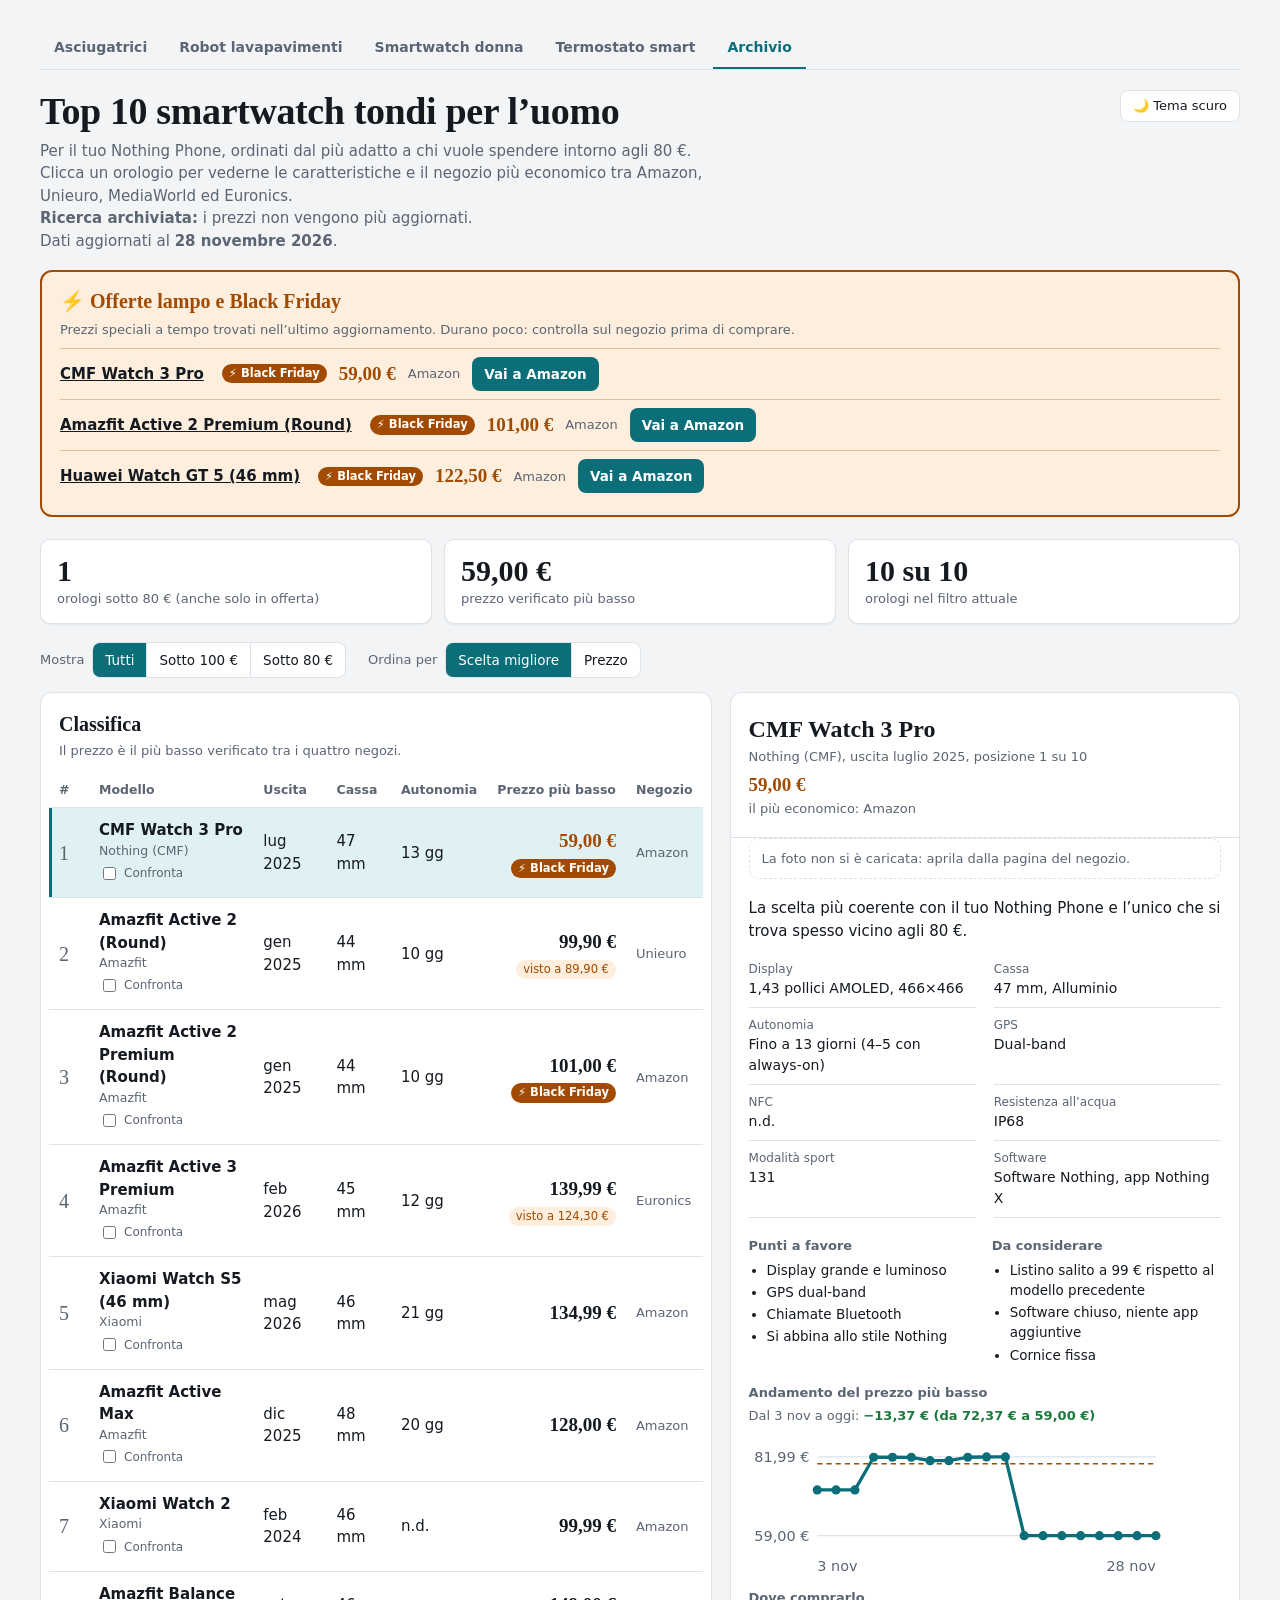
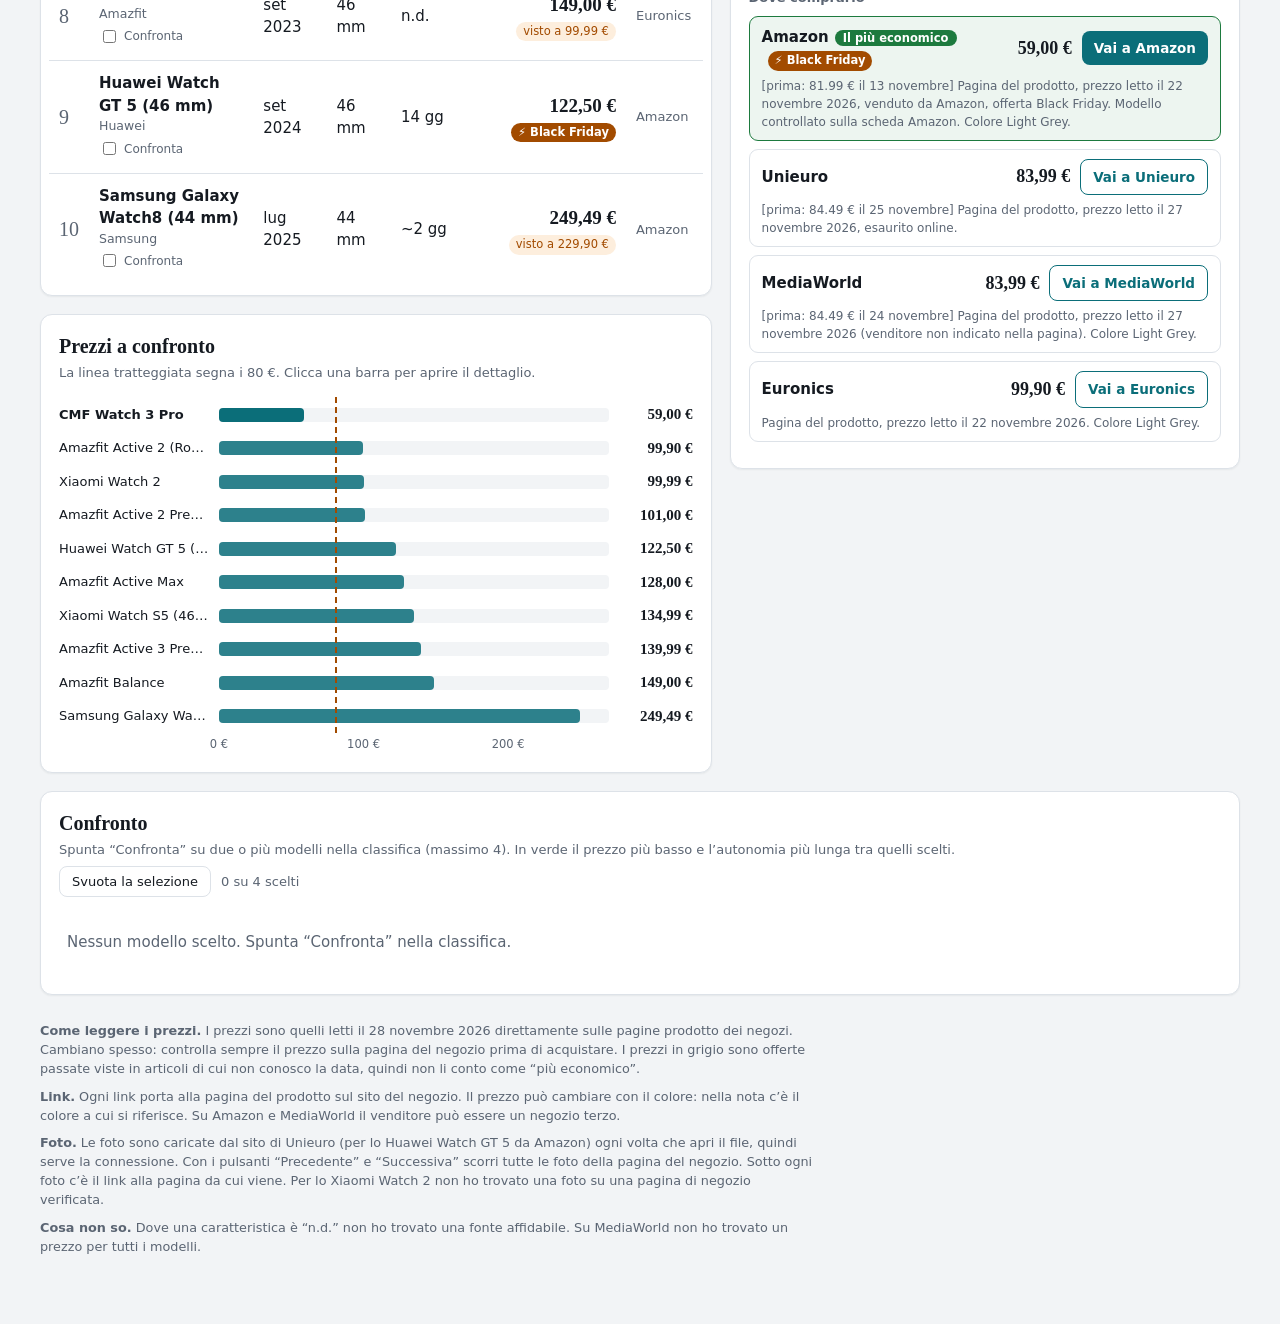
<file: orologi/index.html>
<!DOCTYPE html>
<html lang="it">
<head>
<meta charset="utf-8">
<meta name="viewport" content="width=device-width, initial-scale=1">
<title>Top 10 smartwatch tondi</title>
<link rel="stylesheet" href="../shared/dashboard.css">
</head>
<body>
<div class="wrap">
  <header>
    <h1>Top 10 smartwatch tondi per l’uomo</h1>
    <p>Per il tuo Nothing Phone, ordinati dal più adatto a chi vuole spendere intorno agli 80 €. Clicca un orologio per vederne le caratteristiche e il negozio più economico tra Amazon, Unieuro, MediaWorld ed Euronics.</p>
    <p><strong>Ricerca archiviata:</strong> i prezzi non vengono più aggiornati.</p>
    <p>Dati aggiornati al <strong id="updated"></strong>.</p>
  </header>

  <main id="app"></main>

  <footer>
    <p><strong>Come leggere i prezzi.</strong> I prezzi sono quelli letti il 28 novembre 2026 direttamente sulle pagine prodotto dei negozi. Cambiano spesso: controlla sempre il prezzo sulla pagina del negozio prima di acquistare. I prezzi in grigio sono offerte passate viste in articoli di cui non conosco la data, quindi non li conto come “più economico”.</p>
    <p><strong>Link.</strong> Ogni link porta alla pagina del prodotto sul sito del negozio. Il prezzo può cambiare con il colore: nella nota c’è il colore a cui si riferisce. Su Amazon e MediaWorld il venditore può essere un negozio terzo.</p>
    <p><strong>Foto.</strong> Le foto sono caricate dal sito di Unieuro (per lo Huawei Watch GT 5 da Amazon) ogni volta che apri il file, quindi serve la connessione. Con i pulsanti “Precedente” e “Successiva” scorri tutte le foto della pagina del negozio. Sotto ogni foto c’è il link alla pagina da cui viene. Per lo Xiaomi Watch 2 non ho trovato una foto su una pagina di negozio verificata.</p>
    <p><strong>Cosa non so.</strong> Dove una caratteristica è “n.d.” non ho trovato una fonte affidabile. Su MediaWorld non ho trovato un prezzo per tutti i modelli.</p>
  </footer>
</div>

<script>
  var CONFIG = {
    noun: "orologi", one: "un orologio", budget: 80, filters: [100, 80],
    columns: [["Cassa", "cassa"], ["Autonomia", "autonomia"]],
    best: { key: "autonomia", higher: true, text: "l’autonomia più lunga" }
  };

  var W = [
    {
      id: "cmf3pro", photo: "https://www.unieuro.it/medias/sys_master/root/hb4/hf5/51635630440478/-api-rest-00ed29448a7522f610cac04d7b9ea7e0-assets-7ba1b75376394ed41dce005040d67db3-preview-sgmConversionBaseFormat-sgmProductFormat.jpg", photoSrc: "https://www.unieuro.it/online/Smartwatch/CMF-Watch-3-Pro-pidNTHWATCH3LG", rank: 1, name: "CMF Watch 3 Pro", brand: "Nothing (CMF)", year: 2025, month: 7,
      short: { cassa: "47 mm", autonomia: "13 gg" },
      specs: [["Display", "1,43 pollici AMOLED, 466×466"], ["Cassa", "47 mm, Alluminio"], ["Autonomia", "Fino a 13 giorni (4–5 con always-on)"], ["GPS", "Dual-band"],
        ["NFC", "n.d."], ["Resistenza all’acqua", "IP68"], ["Modalità sport", "131"], ["Software", "Software Nothing, app Nothing X"]],
      verdict: "La scelta più coerente con il tuo Nothing Phone e l’unico che si trova spesso vicino agli 80 €.",
      pros: ["Display grande e luminoso", "GPS dual-band", "Chiamate Bluetooth", "Si abbina allo stile Nothing"],
      cons: ["Listino salito a 99 € rispetto al modello precedente", "Software chiuso, niente app aggiuntive", "Cornice fissa"],
      offers: [
        { store: "Amazon", price: 59.00, fresh: true, url: "https://www.amazon.it/dp/B0F66VB1SV", note: "[prima: 81.99 € il 13 novembre] Pagina del prodotto, prezzo letto il 22 novembre 2026, venduto da Amazon, offerta Black Friday. Modello controllato sulla scheda Amazon. Colore Light Grey.", flash: "Black Friday" },
        { store: "Unieuro", price: 83.99, fresh: true, url: "https://www.unieuro.it/online/Smartwatch/CMF-Watch-3-Pro-pidNTHWATCH3LG", note: "[prima: 84.49 € il 25 novembre] Pagina del prodotto, prezzo letto il 27 novembre 2026, esaurito online." },
        { store: "Euronics", price: 99.90, fresh: true, url: "https://www.euronics.it/telefonia/wearable/smartwatch/nothing---cmf-watch-pro-3-light-grey/252012064.html", note: "Pagina del prodotto, prezzo letto il 22 novembre 2026. Colore Light Grey." },
        { store: "MediaWorld", price: 83.99, fresh: true, url: "https://www.mediaworld.it/it/product/_nothing-cmf-watch-pro-3-light-grey-594207.html", note: "[prima: 84.49 € il 24 novembre] Pagina del prodotto, prezzo letto il 27 novembre 2026 (venditore non indicato nella pagina). Colore Light Grey." }
      ]
    },
    {
      id: "active2", photo: "https://www.unieuro.it/medias/sys_master/root/hd7/hd9/50557244604446/-api-rest-00ed29448a7522f610cac04d7b9ea7e0-assets-78a71f88149a9084958b0d3772bf61e1-preview-sgmConversionBaseFormat-sgmProductFormat.jpg", photoSrc: "https://www.unieuro.it/online/Smartwatch/Active-2-pidAMFIACTIVE2R", rank: 2, name: "Amazfit Active 2 (Round)", brand: "Amazfit", year: 2025, month: 1,
      short: { cassa: "44 mm", autonomia: "10 gg" },
      specs: [["Display", "1,32 pollici AMOLED, 466×466, 2.000 nit"], ["Cassa", "44 mm, Lunetta in acciaio"], ["Autonomia", "Fino a 10 giorni"], ["GPS", "5 sistemi satellitari, mappe offline"],
        ["NFC", "Solo versione Premium"], ["Resistenza all’acqua", "5 ATM"], ["Modalità sport", "160+"], ["Software", "Zepp OS 4.5"]],
      verdict: "Il più completo per lo sport in questa fascia, ma oggi costa 99,90 € ed è esaurito. In passato è sceso sotto 80 € in offerta.",
      pros: ["Mappe offline", "Oltre 160 sport", "Display molto luminoso", "Cassa con lunetta in acciaio"],
      cons: ["La versione standard non ha vetro zaffiro né NFC", "Il prezzo oscilla molto da un periodo all’altro"],
      offers: [
        { store: "Unieuro", price: 99.90, fresh: true, url: "https://www.unieuro.it/online/Smartwatch/Active-2-pidAMFIACTIVE2R", note: "[prima: 99.99 € il 27 novembre] Pagina del prodotto, prezzo letto il 28 novembre 2026, esaurito online." },
        { store: "Amazon", price: 97.99, fresh: false, url: "https://www.amazon.it/dp/B0DT3YNMBX", note: "Il 21, 25 e 27 novembre 2026 la pagina Amazon mostrava solo l’offerta “Seconda mano”, nessun prezzo per il nuovo. 97,99 € è un prezzo di giugno 2026." },
        { store: "Euronics", price: 89.90, fresh: false, url: "https://www.euronics.it/telefonia/wearable/smartwatch/amazfit---smartwatch-active-2-round-black/252001218.html", note: "Prezzo letto il 21 novembre 2026 sulla pagina del prodotto, ma risulta esaurito. Colore nero." }
      ]
    },
    {
      id: "active2p", photo: "https://www.unieuro.it/medias/sys_master/root/h1d/h83/50769980588062/-api-rest-00ed29448a7522f610cac04d7b9ea7e0-assets-c569c4c0a906bdd2d74681a571bca3c5-preview-sgmConversionBaseFormat-sgmProductFormat.jpg", photoSrc: "https://www.unieuro.it/online/Smartwatch/[base64]", rank: 3, name: "Amazfit Active 2 Premium (Round)", brand: "Amazfit", year: 2025, month: 1,
      short: { cassa: "44 mm", autonomia: "10 gg" },
      specs: [["Display", "1,32 pollici AMOLED, 466×466, vetro zaffiro"], ["Cassa", "44 mm, Acciaio inox"], ["Autonomia", "Fino a 10 giorni"], ["GPS", "5 sistemi satellitari, mappe offline"],
        ["NFC", "Sì (Zepp Pay)"], ["Resistenza all’acqua", "5 ATM"], ["Modalità sport", "160+"], ["Software", "Zepp OS 4.5"]],
      verdict: "Come l’Active 2 ma con zaffiro, pagamenti NFC e secondo cinturino. Oggi il prezzo più basso è 101,60 € su Amazon (Black Friday).",
      pros: ["Vetro zaffiro", "Pagamenti contactless", "Cinturino extra incluso"],
      cons: ["Fuori dai 80 €", "L’NFC può non funzionare con tutte le banche italiane"],
      offers: [
        { store: "Amazon", price: 101.00, fresh: true, url: "https://www.amazon.it/dp/B0DSPVK9QJ", note: "[prima: 101.60 € il 25 novembre] Pagina del prodotto, prezzo letto il 26 novembre 2026, venduto da Amazon, offerta Black Friday. Modello Active 2 NFC con titolo controllato sulla scheda Amazon", flash: "Black Friday" },
        { store: "Unieuro", price: 109.99, fresh: true, url: "https://www.unieuro.it/online/Smartwatch/[base64]", note: "Pagina del prodotto, prezzo letto il 26 novembre 2026; volantino Black Friday terminato il 25 novembre, prezzo invariato." },
        { store: "MediaWorld", price: 125.21, fresh: true, url: "https://www.mediaworld.it/it/product/_smartwatch-amazfit-active-2-round-premium-nfc-nero-155730124.html", note: "[prima: 116.01 € il 27 novembre] Pagina del prodotto, prezzo letto il 28 novembre 2026, ora venduto da Digital Bay IT (venditore terzo). Colore nero." },
        { store: "Euronics", price: 109.00, fresh: true, url: "https://www.euronics.it/telefonia/wearable/smartwatch/amazfit---smartwatch-active-2-round-premium-ed-blackred/252001298.html", note: "Pagina del prodotto, prezzo letto il 22 novembre 2026. Colore Black/Red." }
      ]
    },
    {
      id: "active3p", photo: "https://www.unieuro.it/medias/sys_master/root/hb3/h63/51783873658910/-api-rest-00ed29448a7522f610cac04d7b9ea7e0-assets-73deb20917c83fb64b3986754681f5b7-preview-sgmConversionBaseFormat-sgmProductFormat.jpg", photoSrc: "https://www.unieuro.it/online/Smartwatch/Active-3-pidAMFACTIVE3PREMBG", rank: 4, name: "Amazfit Active 3 Premium", brand: "Amazfit", year: 2026, month: 2,
      short: { cassa: "45 mm", autonomia: "12 gg" },
      specs: [["Display", "1,32 pollici AMOLED, 466×466, vetro zaffiro"], ["Cassa", "45 mm, Acciaio"], ["Autonomia", "Fino a 12 giorni"], ["GPS", "6 sistemi satellitari, mappe offline"],
        ["NFC", "Sì"], ["Resistenza all’acqua", "5 ATM"], ["Modalità sport", "n.d."], ["Software", "Zepp OS, coach Zepp Coach"]],
      verdict: "Il successore dell’Active 2: sensori migliori, ma costa molto di più.",
      pros: ["Sensori migliorati", "Zaffiro e acciaio", "Mappe offline", "Piani di corsa con Zepp Coach"],
      cons: ["Prezzo di listino circa il 70% più alto del modello precedente", "Più grande del predecessore"],
      offers: [
        { store: "Amazon", price: 124.30, fresh: false, url: "https://www.amazon.it/dp/B0GJZH9V76", note: "Il 24 (pomeriggio), 25 e 27 novembre 2026 la pagina Amazon mostrava solo l’offerta “Seconda mano” (123,06 €), nessun prezzo per il nuovo. 124,30 € è il prezzo del nuovo letto la mattina del 24 novembre." },
        { store: "MediaWorld", price: 157.74, fresh: true, url: "https://www.mediaworld.it/it/product/_amazfit-active-3-premium-atlas-blue-572064.html", note: "[prima: 157.76 € il 27 novembre] Pagina del prodotto, prezzo letto il 28 novembre 2026, venduto da Digital Bay IT (venditore terzo). Colore Atlas Blue." },
        { store: "Euronics", price: 139.99, fresh: true, url: "https://www.euronics.it/telefonia/wearable/smartwatch/amazfit---smartwatch-active-3-premium-apex-silver/262002035.html", note: "[prima: 139.00 € il 22 novembre] Pagina del prodotto, prezzo letto il 24 novembre 2026" },
        { store: "Unieuro", price: 139.99, fresh: true, url: "https://www.unieuro.it/online/Smartwatch/Active-3-pidAMFACTIVE3PREMBG", note: "Pagina del prodotto, prezzo letto il 26 novembre 2026; volantino Black Friday terminato il 25 novembre, prezzo invariato." }
      ]
    },
    {
      id: "s5", photo: "https://www.unieuro.it/medias/sys_master/root/h6b/h69/61611047321630/-api-rest-00ed29448a7522f610cac04d7b9ea7e0-assets-bad9a7f814dc22385e108af01fa22901-preview-sgmConversionBaseFormat-sgmProductFormat.jpg", photoSrc: "https://www.unieuro.it/online/Smartwatch/Watch-S5-pidXIAWATCHS546SL", rank: 5, name: "Xiaomi Watch S5 (46 mm)", brand: "Xiaomi", year: 2026, month: 5,
      short: { cassa: "46 mm", autonomia: "21 gg" },
      specs: [["Display", "1,48 pollici AMOLED, 480×480"], ["Cassa", "46 mm, Acciaio inox"], ["Autonomia", "Fino a 21 giorni dichiarati (815 mAh)"], ["GPS", "Dual-band"],
        ["NFC", "Fonti discordanti"], ["Resistenza all’acqua", "5 ATM"], ["Modalità sport", "n.d."], ["Software", "HyperOS (niente app aggiuntive)"]],
      verdict: "Autonomia eccezionale e ottimi materiali. Conviene soprattutto se lo trovi intorno ai 150 €.",
      pros: ["Batteria molto lunga", "Cassa in acciaio", "GPS dual-band"],
      cons: ["Funzioni sportive più limitate", "Secondo TuttoTech manca l’NFC", "Fuori budget"],
      offers: [
        { store: "Amazon", price: 134.99, fresh: true, url: "https://www.amazon.it/dp/B08N65WJVL", note: "Pagina del prodotto, prezzo del nuovo letto il 27 novembre 2026, ora venduto da Amazon. Modello Watch S5 46 mm argento controllato sulla scheda Amazon." },
        { store: "Unieuro", price: 149.99, fresh: true, url: "https://www.unieuro.it/online/Smartwatch/Watch-S5-pidXIAWATCHS546SL", note: "[prima: 134.99 € il 25 novembre] Pagina del prodotto, prezzo letto il 26 novembre 2026 (versione argento)." },
        { store: "MediaWorld", price: 134.99, fresh: true, url: "https://www.mediaworld.it/it/product/_xiaomi-watch-s5-46mm-silver-583171.html", note: "[prima: 139.00 € il 13 novembre] Pagina del prodotto, prezzo letto il 22 novembre 2026 (su MediaWorld può essere un venditore terzo) (versione argento)" },
        { store: "Euronics", price: 159.00, fresh: true, url: "https://www.euronics.it/telefonia/wearable/smartwatch/xiaomi---smartwatch-watch-s5-46mm-black/262005194.html", note: "[prima: 179.00 € il 13 novembre] Pagina del prodotto, prezzo letto il 22 novembre 2026 (versione nera)" }
      ]
    },
    {
      id: "activemax", photo: "https://www.unieuro.it/medias/sys_master/root/hee/hb8/51234178301982/-api-rest-00ed29448a7522f610cac04d7b9ea7e0-assets-77c4b33ba79ddddfe1a3a63b406c8dc7-preview-sgmConversionBaseFormat-sgmProductFormat.jpg", photoSrc: "https://www.unieuro.it/online/Smartwatch/Active-Max-display-ultra-luminoso-da-15-pollici-4-GB-di-memoria-mappe-offline-monitoraggio-dellenergia-BioCharge-pidAMFACTIVEMAXB", rank: 6, name: "Amazfit Active Max", brand: "Amazfit", year: 2025, month: 12,
      short: { cassa: "48 mm", autonomia: "20 gg" },
      specs: [["Display", "1,5 pollici AMOLED"], ["Cassa", "48 mm, n.d."], ["Autonomia", "20–25 giorni a seconda della fonte"], ["GPS", "Mappe offline, 4 GB di memoria"],
        ["NFC", "Sì"], ["Resistenza all’acqua", "n.d."], ["Modalità sport", "n.d."], ["Software", "Zepp OS"]],
      verdict: "Il migliore per rapporto qualità-prezzo tra gli sportivi, secondo TuttoTech, ma è grosso e costa oltre 140 €.",
      pros: ["Autonomia molto lunga", "Costruzione solida", "Mappe offline e NFC"],
      cons: ["GPS non sempre precisissimo", "Dimensioni importanti", "Fuori budget"],
      offers: [
        { store: "Amazon", price: 128.00, fresh: true, url: "https://www.amazon.it/dp/B0G1ZGK7MV", note: "[prima: 128.20 € il 25 novembre] Pagina del prodotto, prezzo letto il 26 novembre 2026, venduto da Amazon. Modello controllato sulla scheda Amazon" },
        { store: "Euronics", price: 140.00, fresh: true, url: "https://www.euronics.it/telefonia/wearable/smartwatch/amazfit---smartwatch-active-max-black/252014913.html", note: "[prima: 152.00 € il 13 novembre] Pagina del prodotto, prezzo letto il 22 novembre 2026" },
        { store: "Unieuro", price: 139.99, fresh: true, url: "https://www.unieuro.it/online/Smartwatch/Active-Max-display-ultra-luminoso-da-15-pollici-4-GB-di-memoria-mappe-offline-monitoraggio-dellenergia-BioCharge-pidAMFACTIVEMAXB", note: "Pagina del prodotto, prezzo letto il 26 novembre 2026; volantino Black Friday terminato il 25 novembre, prezzo invariato." }
      ]
    },
    {
      id: "watch2", rank: 7, name: "Xiaomi Watch 2", brand: "Xiaomi", year: 2024, month: 2,
      short: { cassa: "46 mm", autonomia: "n.d." },
      specs: [["Display", "1,43 pollici AMOLED"], ["Cassa", "46 mm, n.d."], ["Autonomia", "n.d."], ["GPS", "n.d."],
        ["NFC", "n.d."], ["Resistenza all’acqua", "n.d."], ["Modalità sport", "n.d."], ["Software", "Wear OS (app dal Play Store)"]],
      verdict: "Se vuoi Wear OS e le app di Google: oggi 99,99 € su Amazon. Dati tecnici incompleti: controlla la scheda sul negozio.",
      pros: ["Wear OS: si installano app dal Play Store"],
      cons: ["Modello del 2024", "Fuori budget", "Ho pochi dati tecnici verificati"],
      offers: [
        { store: "Amazon", price: 99.99, fresh: true, url: "https://www.amazon.it/dp/B0CTMTXNF9", note: "[prima: 124.34 € il 13 novembre] Pagina del prodotto, prezzo letto il 22 novembre 2026, venduto da Xiaomi Official Store EU, spedito da Amazon. Modello controllato sulla scheda Amazon. Colore argento." },
        { store: "MediaWorld", price: 161.77, fresh: true, url: "https://www.mediaworld.it/it/product/_smartwatch-xiaomi-watch-2-argento-144935337.html", note: "[prima: 161.62 € il 27 novembre, mattina] Pagina del prodotto, prezzo letto il 27 novembre 2026, venduto da MORELE.NET SP. Z O.O. ITA (venditore terzo). Colore argento." }
      ]
    },
    {
      id: "balance", photo: "https://www.unieuro.it/medias/sys_master/root/h88/h59/50769832214558/-api-rest-00ed29448a7522f610cac04d7b9ea7e0-assets-44c2a3ea5c5e99668426a5f6af98051a-preview-sgmConversionBaseFormat-sgmProductFormat.jpg", photoSrc: "https://www.unieuro.it/online/Smartwatch/Balance-pidAMFBALANCESG", rank: 8, name: "Amazfit Balance", brand: "Amazfit", year: 2023, month: 9,
      short: { cassa: "46 mm", autonomia: "n.d." },
      specs: [["Display", "1,5 pollici AMOLED"], ["Cassa", "46 mm, n.d."], ["Autonomia", "n.d."], ["GPS", "n.d."],
        ["NFC", "n.d."], ["Resistenza all’acqua", "n.d."], ["Modalità sport", "n.d."], ["Software", "Zepp OS"]],
      verdict: "Modello del 2023, superato dal Balance 2. Ha senso solo a prezzo molto basso.",
      pros: ["Display grande"],
      cons: ["Generazione precedente", "Ho pochi dati tecnici verificati"],
      offers: [
        { store: "Amazon", price: 99.99, fresh: false, url: "https://www.amazon.it/dp/B0CDXLDB6B", note: "Il 28 novembre 2026 la pagina Amazon mostrava solo l’offerta “Seconda mano”, nessun prezzo per il nuovo. 99,99 € è il prezzo del nuovo letto il 27 novembre, venduto da Amazon. Modello Balance 46 mm controllato sulla scheda Amazon." },
        { store: "MediaWorld", price: 152.38, fresh: true, url: "https://www.mediaworld.it/it/product/_amazfit-balance-sunset-grey-194816.html", note: "[prima: 149.54 € il 23 novembre] Pagina del prodotto, prezzo letto il 24 novembre 2026, venduto da PrezzoForte (venditore terzo). Colore Sunset Grey." },
        { store: "Euronics", price: 149.00, fresh: true, url: "https://www.euronics.it/telefonia/wearable/smartwatch/amazfit---smartwatch-balance-midnight-black/232010535.html", note: "[prima: 120.00 € il 13 novembre] Pagina del prodotto, prezzo letto il 22 novembre 2026. Colore Midnight Black, esaurito." },
        { store: "Unieuro", price: 99.99, fresh: true, url: "https://www.unieuro.it/online/Smartwatch/Balance-pidAMFBALANCESG", note: "[prima: 109.00 € il 25 novembre] Pagina del prodotto, prezzo letto il 26 novembre 2026, promo Black Friday Gran finale fino al 3 dicembre.", flash: "Black Friday", until: "2026-12-03" }
      ]
    },
    {
      id: "gt5", photo: "https://m.media-amazon.com/images/I/8177mNUcHtL._AC_SL1500_.jpg", photoSrc: "https://www.amazon.it/dp/B0D9JX82RZ", rank: 9, name: "Huawei Watch GT 5 (46 mm)", brand: "Huawei", year: 2024, month: 9,
      short: { cassa: "46 mm", autonomia: "14 gg" },
      specs: [["Display", "1,43 pollici AMOLED, 466×466"], ["Cassa", "46 mm, Acciaio inox"], ["Autonomia", "Fino a 14 giorni (circa 9 con uso normale)"], ["GPS", "Sì"],
        ["NFC", "Sì"], ["Resistenza all’acqua", "5 ATM"], ["Modalità sport", "n.d."], ["Software", "HarmonyOS, app Huawei Health"]],
      verdict: "Classico, elegante e con batteria lunga. Oggi a 122,50 € su Amazon (Black Friday, colore blu); su MediaWorld costa 162,89 €, su Euronics è esaurito.",
      pros: ["Cassa in acciaio, look da orologio classico", "Autonomia fino a 14 giorni", "Su Amazon a 122,50 €, il prezzo più basso"],
      cons: ["Su Android l’app Huawei Health non è sul Play Store: si installa da AppGallery", "Non si installano app come su Wear OS", "Fuori dagli 80 €"],
      offers: [
        { store: "Amazon", price: 122.50, fresh: true, url: "https://www.amazon.it/dp/B0D9JX82RZ", note: "Pagina del prodotto, prezzo letto il 22 novembre 2026, venduto da Amazon, offerta Black Friday. Modello 46 mm controllato sulla scheda Amazon. Colore blu.", flash: "Black Friday" },
        { store: "MediaWorld", price: 166.51, fresh: true, url: "https://www.mediaworld.it/it/product/_huawei-watch-gt-5-46mm-black-411593.html", note: "[prima: 167.33 € il 27 novembre] Pagina del prodotto, prezzo letto il 28 novembre 2026, venduto da INFINITY ZONE (venditore terzo). Colore nero." },
        { store: "Euronics", price: 207.00, fresh: true, url: "https://www.euronics.it/telefonia/wearable/smartwatch/huawei---smartwatch-gt5-(46mm)-nero-fluoroelastomero/252003867.html", note: "Pagina del prodotto, prezzo letto il 22 novembre 2026, esaurito." }
      ]
    },
    {
      id: "gw8", photo: "https://www.unieuro.it/medias/sys_master/root/h09/h73/50774207725598/-api-rest-00ed29448a7522f610cac04d7b9ea7e0-assets-c2f2c3de8918ead5506676fe09ada9d9-preview-sgmConversionBaseFormat-sgmProductFormat.jpg", photoSrc: "https://www.unieuro.it/online/Smartwatch/Galaxy-Watch-8-Bluetooth-44mm-pidSAMSML330NZSAITV", rank: 10, name: "Samsung Galaxy Watch8 (44 mm)", brand: "Samsung", year: 2025, month: 7,
      short: { cassa: "44 mm", autonomia: "~2 gg" },
      specs: [["Display", "1,5 pollici"], ["Cassa", "44 mm, n.d."], ["Autonomia", "Più corta degli altri (è il suo limite principale)"], ["GPS", "n.d."],
        ["NFC", "n.d."], ["Resistenza all’acqua", "n.d."], ["Modalità sport", "n.d."], ["Software", "Wear OS, Galaxy AI"]],
      verdict: "Un riferimento per Wear OS, ma è un’altra fascia di prezzo. Lo metto per confronto.",
      pros: ["Display bellissimo", "Software curato e ricco"],
      cons: ["Autonomia limitata", "Costa più del triplo del tuo budget"],
      offers: [
        { store: "Amazon", price: 249.49, fresh: true, url: "https://www.amazon.it/dp/B0FBH34TNZ", note: "[prima: 249.00 € il 22 novembre] Pagina del prodotto, prezzo letto il 27 novembre 2026, venduto da Amazon. Modello controllato sulla scheda Amazon (Galaxy Watch8 BT 44 mm, versione italiana, Dark Gray)." },
        { store: "MediaWorld", price: 249.49, fresh: true, url: "https://www.mediaworld.it/it/product/_smartwatch-samsung-galaxy-watch8-44mm-bt-graphite-456351.html", note: "[prima: 249.00 € il 13 novembre] Pagina del prodotto, prezzo letto il 22 novembre 2026 (su MediaWorld può essere un venditore terzo)" },
        { store: "Unieuro", price: 229.90, fresh: true, url: "https://www.unieuro.it/online/Smartwatch/Galaxy-Watch-8-Bluetooth-44mm-pidSAMSML330NZSAITV", note: "[prima: 312.00 € il 25 novembre] Pagina del prodotto, prezzo letto il 26 novembre 2026, promo Black Friday Gran finale fino al 3 dicembre. Pochi pezzi disponibili.", flash: "Black Friday", until: "2026-12-03" },
        { store: "Euronics", price: 299.00, fresh: true, url: "https://www.euronics.it/telefonia/wearable/smartwatch/samsung---galaxy-watch8-44mm-bt-232gb-graphite/252008925.html", note: "[prima: 274.00 € il 24 novembre] Pagina del prodotto, prezzo letto il 27 novembre 2026. Colore Graphite." }
      ]
    }
  ];

  // Galleria completa della pagina del negozio (la prima è la foto principale).
  var GALLERY = {
    cmf3pro: [
      "https://www.unieuro.it/medias/sys_master/root/hb4/hf5/51635630440478/-api-rest-00ed29448a7522f610cac04d7b9ea7e0-assets-7ba1b75376394ed41dce005040d67db3-preview-sgmConversionBaseFormat-sgmProductFormat.jpg"
    ],
    active2: [
      "https://www.unieuro.it/medias/sys_master/root/hd7/hd9/50557244604446/-api-rest-00ed29448a7522f610cac04d7b9ea7e0-assets-78a71f88149a9084958b0d3772bf61e1-preview-sgmConversionBaseFormat-sgmProductFormat.jpg",
      "https://www.unieuro.it/medias/sys_master/root/h5b/h38/50557396811806/-api-rest-00ed29448a7522f610cac04d7b9ea7e0-assets-3444ff763afc45b2aaf18140793a41b4-preview-sgmConversionBaseFormat-sgmProductFormat.jpg",
      "https://www.unieuro.it/medias/sys_master/root/h70/h78/50557402054686/-api-rest-00ed29448a7522f610cac04d7b9ea7e0-assets-9dad01378797717a8a98f8adde8b0048-preview-sgmConversionBaseFormat-sgmProductFormat.jpg",
      "https://www.unieuro.it/medias/sys_master/root/ha8/h9a/50557259808798/-api-rest-00ed29448a7522f610cac04d7b9ea7e0-assets-3c03c6959285abcf650a310a1b8393a3-preview-sgmConversionBaseFormat-sgmProductFormat.jpg",
      "https://www.unieuro.it/medias/sys_master/root/h12/h09/50557401006110/-api-rest-00ed29448a7522f610cac04d7b9ea7e0-assets-59a96911abcc8c3f1ce0c1692b7ae76b-preview-sgmConversionBaseFormat-sgmProductFormat.jpg",
      "https://www.unieuro.it/medias/sys_master/root/h9e/hf6/50557438853150/-api-rest-00ed29448a7522f610cac04d7b9ea7e0-assets-2a93f90d49306a15459a455f3a2d08be-preview-sgmConversionBaseFormat-sgmProductFormat.jpg",
      "https://www.unieuro.it/medias/sys_master/root/hd8/hd9/50557399433246/-api-rest-00ed29448a7522f610cac04d7b9ea7e0-assets-e42445a0a99a7d6f9356af3907854b16-preview-sgmConversionBaseFormat-sgmProductFormat.jpg",
      "https://www.unieuro.it/medias/sys_master/root/h62/hca/50557287137310/-api-rest-00ed29448a7522f610cac04d7b9ea7e0-assets-d70e30e35618bbdd3c1792a1db715834-preview-sgmConversionBaseFormat-sgmProductFormat.jpg",
      "https://www.unieuro.it/medias/sys_master/root/h5b/hd5/50557379641374/-api-rest-00ed29448a7522f610cac04d7b9ea7e0-assets-704f712f97bfae4902e14bf93595e0ff-preview-sgmConversionBaseFormat-sgmProductFormat.jpg"
    ],
    active2p: [
      "https://www.unieuro.it/medias/sys_master/root/h1d/h83/50769980588062/-api-rest-00ed29448a7522f610cac04d7b9ea7e0-assets-c569c4c0a906bdd2d74681a571bca3c5-preview-sgmConversionBaseFormat-sgmProductFormat.jpg",
      "https://www.unieuro.it/medias/sys_master/root/h4b/h7c/50769918263326/-api-rest-00ed29448a7522f610cac04d7b9ea7e0-assets-7d7cbeb8315c179992d607405e3f63f1-preview-sgmConversionBaseFormat-sgmProductFormat.jpg",
      "https://www.unieuro.it/medias/sys_master/root/hcc/h8e/50769996513310/-api-rest-00ed29448a7522f610cac04d7b9ea7e0-assets-76590cc970177af78006b576f6a47609-preview-sgmConversionBaseFormat-sgmProductFormat.jpg",
      "https://www.unieuro.it/medias/sys_master/root/hcb/h77/50770013945886/-api-rest-00ed29448a7522f610cac04d7b9ea7e0-assets-1dc7a64ec7775e5358e56e28412281cc-preview-sgmConversionBaseFormat-sgmProductFormat.jpg",
      "https://www.unieuro.it/medias/sys_master/root/h64/hcf/50769868521502/-api-rest-00ed29448a7522f610cac04d7b9ea7e0-assets-e3f8c81ee0aa4c531c822262afea8a42-preview-sgmConversionBaseFormat-sgmProductFormat.jpg",
      "https://www.unieuro.it/medias/sys_master/root/hbe/h15/50769966235678/-api-rest-00ed29448a7522f610cac04d7b9ea7e0-assets-41c1d08a9190471097b55f761dd33ae4-preview-sgmConversionBaseFormat-sgmProductFormat.jpg",
      "https://www.unieuro.it/medias/sys_master/root/h92/hce/50769826447390/-api-rest-00ed29448a7522f610cac04d7b9ea7e0-assets-d6676a44975e1ebd38cfd628b679d05f-preview-sgmConversionBaseFormat-sgmProductFormat.jpg",
      "https://www.unieuro.it/medias/sys_master/root/hd8/h41/50769892900894/-api-rest-00ed29448a7522f610cac04d7b9ea7e0-assets-186cdf84814b2fa35ec774f895cffd45-preview-sgmConversionBaseFormat-sgmProductFormat.jpg",
      "https://www.unieuro.it/medias/sys_master/root/h43/hd1/50769771397150/-api-rest-00ed29448a7522f610cac04d7b9ea7e0-assets-da779e2e74911488c9928d276161bf95-preview-sgmConversionBaseFormat-sgmProductFormat.jpg",
      "https://www.unieuro.it/medias/sys_master/root/h81/h22/50769851613214/-api-rest-00ed29448a7522f610cac04d7b9ea7e0-assets-8ddc677193ea9e5b7fbb6a9c6cf1f73e-preview-sgmConversionBaseFormat-sgmProductFormat.jpg"
    ],
    active3p: [
      "https://www.unieuro.it/medias/sys_master/root/hb3/h63/51783873658910/-api-rest-00ed29448a7522f610cac04d7b9ea7e0-assets-73deb20917c83fb64b3986754681f5b7-preview-sgmConversionBaseFormat-sgmProductFormat.jpg",
      "https://www.unieuro.it/medias/sys_master/root/h6d/h5e/51783919730718/-api-rest-00ed29448a7522f610cac04d7b9ea7e0-assets-a61de96eaed2b26868f35a49117ee7a4-preview-sgmConversionBaseFormat-sgmProductFormat.jpg",
      "https://www.unieuro.it/medias/sys_master/root/h96/hba/51783972290590/-api-rest-00ed29448a7522f610cac04d7b9ea7e0-assets-524ef43932a83cd9e0eb6b88cdc1f591-preview-sgmConversionBaseFormat-sgmProductFormat.jpg",
      "https://www.unieuro.it/medias/sys_master/root/h60/h62/51783876608030/-api-rest-00ed29448a7522f610cac04d7b9ea7e0-assets-76a64e3b0fd21aa61c2028eeb8bc38a2-preview-sgmConversionBaseFormat-sgmProductFormat.jpg",
      "https://www.unieuro.it/medias/sys_master/root/h5b/h93/51783879295006/-api-rest-00ed29448a7522f610cac04d7b9ea7e0-assets-f3e16f8d9e791d58c66e85a4469fe738-preview-sgmConversionBaseFormat-sgmProductFormat.jpg",
      "https://www.unieuro.it/medias/sys_master/root/hfe/h75/51783887290398/-api-rest-00ed29448a7522f610cac04d7b9ea7e0-assets-2755f4f1e3dd361dded1579370105649-preview-sgmConversionBaseFormat-sgmProductFormat.jpg",
      "https://www.unieuro.it/medias/sys_master/root/hdc/h75/51783987691550/-api-rest-00ed29448a7522f610cac04d7b9ea7e0-assets-827762557c589b7413379b457fa49153-preview-sgmConversionBaseFormat-sgmProductFormat.jpg",
      "https://www.unieuro.it/medias/sys_master/root/h7f/hf0/51783909769246/-api-rest-00ed29448a7522f610cac04d7b9ea7e0-assets-90c9fc48808a13277165c5a7f77b77b3-preview-sgmConversionBaseFormat-sgmProductFormat.jpg",
      "https://www.unieuro.it/medias/sys_master/root/ha7/ha3/51783898365982/-api-rest-00ed29448a7522f610cac04d7b9ea7e0-assets-05611e91b30f348501e3b21c8290bc29-preview-sgmConversionBaseFormat-sgmProductFormat.jpg",
      "https://www.unieuro.it/medias/sys_master/root/hb7/h41/51783839973406/-api-rest-00ed29448a7522f610cac04d7b9ea7e0-assets-85386d0a27f2da22cb2d07515275c376-preview-sgmConversionBaseFormat-sgmProductFormat.jpg",
      "https://www.unieuro.it/medias/sys_master/root/h84/h62/51783993327646/-api-rest-00ed29448a7522f610cac04d7b9ea7e0-assets-e54f0e4d62878c5078fdc9053325d90e-preview-sgmConversionBaseFormat-sgmProductFormat.jpg",
      "https://www.unieuro.it/medias/sys_master/root/h5e/h14/51783912587294/-api-rest-00ed29448a7522f610cac04d7b9ea7e0-assets-35a4ae6d33ef13155aad5e70b81ea46b-preview-sgmConversionBaseFormat-sgmProductFormat.jpg",
      "https://www.unieuro.it/medias/sys_master/root/h52/h7d/51783849541662/-api-rest-00ed29448a7522f610cac04d7b9ea7e0-assets-5eb50971997eb4c925d786b972f33686-preview-sgmConversionBaseFormat-sgmProductFormat.jpg",
      "https://www.unieuro.it/medias/sys_master/root/h8f/h2f/51783883030558/-api-rest-00ed29448a7522f610cac04d7b9ea7e0-assets-30bd44110f973c5184829a34422af09e-preview-sgmConversionBaseFormat-sgmProductFormat.jpg",
      "https://www.unieuro.it/medias/sys_master/root/hb7/h5a/51783855505438/-api-rest-00ed29448a7522f610cac04d7b9ea7e0-assets-ee382383a4616ab17ff2245c67764725-preview-sgmConversionBaseFormat-sgmProductFormat.jpg",
      "https://www.unieuro.it/medias/sys_master/root/hc3/hc9/51783843119134/-api-rest-00ed29448a7522f610cac04d7b9ea7e0-assets-22d92377b476d6c6347b89f9e734b1ca-preview-sgmConversionBaseFormat-sgmProductFormat.jpg",
      "https://www.unieuro.it/medias/sys_master/root/h95/heb/51783854981150/-api-rest-00ed29448a7522f610cac04d7b9ea7e0-assets-7c9c825028ac134849cc7b816cda07f7-preview-sgmConversionBaseFormat-sgmProductFormat.jpg",
      "https://www.unieuro.it/medias/sys_master/root/hf5/hf0/51783877132318/-api-rest-00ed29448a7522f610cac04d7b9ea7e0-assets-0cb47ecb72c0f07315e5a19486e93364-preview-sgmConversionBaseFormat-sgmProductFormat.jpg",
      "https://www.unieuro.it/medias/sys_master/root/h4e/h44/51783913242654/-api-rest-00ed29448a7522f610cac04d7b9ea7e0-assets-b2c058b37b883db194c3c337bd7391f2-preview-sgmConversionBaseFormat-sgmProductFormat.jpg"
    ],
    s5: [
      "https://www.unieuro.it/medias/sys_master/root/h6b/h69/61611047321630/-api-rest-00ed29448a7522f610cac04d7b9ea7e0-assets-bad9a7f814dc22385e108af01fa22901-preview-sgmConversionBaseFormat-sgmProductFormat.jpg",
      "https://www.unieuro.it/medias/sys_master/root/h06/hec/62174715510814/-api-rest-00ed29448a7522f610cac04d7b9ea7e0-assets-93e0f50c4e680398cc68a2022e4ffc20-preview-sgmConversionBaseFormat-sgmProductFormat.jpg",
      "https://www.unieuro.it/medias/sys_master/root/h8c/hd9/62174141579294/-api-rest-00ed29448a7522f610cac04d7b9ea7e0-assets-258ab96be7f1f7f220ec9d6055887522-preview-sgmConversionBaseFormat-sgmProductFormat.jpg",
      "https://www.unieuro.it/medias/sys_master/root/h15/h46/62174291951646/-api-rest-00ed29448a7522f610cac04d7b9ea7e0-assets-40e472f0900738de4a761f32c017aa34-preview-sgmConversionBaseFormat-sgmProductFormat.jpg",
      "https://www.unieuro.it/medias/sys_master/root/h28/hc1/62174483972126/-api-rest-00ed29448a7522f610cac04d7b9ea7e0-assets-9b8e81bfcd4be88bd1b400a70a1aa601-preview-sgmConversionBaseFormat-sgmProductFormat.jpg",
      "https://www.unieuro.it/medias/sys_master/root/h08/hc4/62174748737566/-api-rest-00ed29448a7522f610cac04d7b9ea7e0-assets-3d10d297304ef66aa7bef41ec0f1d3ca-preview-sgmConversionBaseFormat-sgmProductFormat.jpg",
      "https://www.unieuro.it/medias/sys_master/root/h0b/h4a/62174213177374/-api-rest-00ed29448a7522f610cac04d7b9ea7e0-assets-ca16c62ffe1a7acb828afcdfdb1b8f8f-preview-sgmConversionBaseFormat-sgmProductFormat.jpg"
    ],
    activemax: [
      "https://www.unieuro.it/medias/sys_master/root/hee/hb8/51234178301982/-api-rest-00ed29448a7522f610cac04d7b9ea7e0-assets-77c4b33ba79ddddfe1a3a63b406c8dc7-preview-sgmConversionBaseFormat-sgmProductFormat.jpg",
      "https://www.unieuro.it/medias/sys_master/root/hd1/h21/51234164604958/-api-rest-00ed29448a7522f610cac04d7b9ea7e0-assets-7edd4f0ff05e2a468d5c27e3736db83f-preview-sgmConversionBaseFormat-sgmProductFormat.jpg",
      "https://www.unieuro.it/medias/sys_master/root/h84/h27/51234186690590/-api-rest-00ed29448a7522f610cac04d7b9ea7e0-assets-ad6e6f8d07da6b65bc5b7be8ad524718-preview-sgmConversionBaseFormat-sgmProductFormat.jpg",
      "https://www.unieuro.it/medias/sys_master/root/h2f/h55/51234160410654/-api-rest-00ed29448a7522f610cac04d7b9ea7e0-assets-1ebacaeee73051f2a982c151cf2a3943-preview-sgmConversionBaseFormat-sgmProductFormat.jpg",
      "https://www.unieuro.it/medias/sys_master/root/h6f/h08/51234163556382/-api-rest-00ed29448a7522f610cac04d7b9ea7e0-assets-e93f9182789c512c87daf698fe851a96-preview-sgmConversionBaseFormat-sgmProductFormat.jpg",
      "https://www.unieuro.it/medias/sys_master/root/h8e/h44/51234178826270/-api-rest-00ed29448a7522f610cac04d7b9ea7e0-assets-087d7c482fc7e08152c1f98284e7895f-preview-sgmConversionBaseFormat-sgmProductFormat.jpg",
      "https://www.unieuro.it/medias/sys_master/root/hfa/hd8/51234145992734/-api-rest-00ed29448a7522f610cac04d7b9ea7e0-assets-effcff5554aad2892c869296b7170db5-preview-sgmConversionBaseFormat-sgmProductFormat.jpg",
      "https://www.unieuro.it/medias/sys_master/root/h27/hca/51234170175518/-api-rest-00ed29448a7522f610cac04d7b9ea7e0-assets-96ec34ea8d2c0410c849a7e6ac210e0f-preview-sgmConversionBaseFormat-sgmProductFormat.jpg",
      "https://www.unieuro.it/medias/sys_master/root/h38/h53/51234158837790/-api-rest-00ed29448a7522f610cac04d7b9ea7e0-assets-ed228336fe93cb4210be74b78c7139e5-preview-sgmConversionBaseFormat-sgmProductFormat.jpg",
      "https://www.unieuro.it/medias/sys_master/root/h03/h80/51234229288990/-api-rest-00ed29448a7522f610cac04d7b9ea7e0-assets-919182cad1da4e916f06ead66a355117-preview-sgmConversionBaseFormat-sgmProductFormat.jpg",
      "https://www.unieuro.it/medias/sys_master/root/h67/h7e/51234179874846/-api-rest-00ed29448a7522f610cac04d7b9ea7e0-assets-8d2c628af7bc686fba5118204a084480-preview-sgmConversionBaseFormat-sgmProductFormat.jpg",
      "https://www.unieuro.it/medias/sys_master/root/hde/he9/51234236694558/-api-rest-00ed29448a7522f610cac04d7b9ea7e0-assets-1f3674dfa911132db2beb79396578685-preview-sgmConversionBaseFormat-sgmProductFormat.jpg",
      "https://www.unieuro.it/medias/sys_master/root/ha1/h0a/51234222800926/-api-rest-00ed29448a7522f610cac04d7b9ea7e0-assets-f2b48177c35d001ed025bbc4cfd0082b-preview-sgmConversionBaseFormat-sgmProductFormat.jpg",
      "https://www.unieuro.it/medias/sys_master/root/h66/h1a/51234225553438/-api-rest-00ed29448a7522f610cac04d7b9ea7e0-assets-4e18ddb8bf9d6cc08ce3bb9aab25b4bb-preview-sgmConversionBaseFormat-sgmProductFormat.jpg",
      "https://www.unieuro.it/medias/sys_master/root/h6a/h75/51234170699806/-api-rest-00ed29448a7522f610cac04d7b9ea7e0-assets-5fe540f88a1cebae531b2a2794265ad6-preview-sgmConversionBaseFormat-sgmProductFormat.jpg",
      "https://www.unieuro.it/medias/sys_master/root/h12/h37/51234181971998/-api-rest-00ed29448a7522f610cac04d7b9ea7e0-assets-4b53e730bb71f86dd6a85a3ab550c5ea-preview-sgmConversionBaseFormat-sgmProductFormat.jpg",
      "https://www.unieuro.it/medias/sys_master/root/he5/h3c/51234157723678/-api-rest-00ed29448a7522f610cac04d7b9ea7e0-assets-4ca193afdc3a975c5e6d13e222e77ea0-preview-sgmConversionBaseFormat-sgmProductFormat.jpg",
      "https://www.unieuro.it/medias/sys_master/root/h38/he1/51234187214878/-api-rest-00ed29448a7522f610cac04d7b9ea7e0-assets-42eae7cd594cfd7c137e4e2e027e63dc-preview-sgmConversionBaseFormat-sgmProductFormat.jpg",
      "https://www.unieuro.it/medias/sys_master/root/h1e/h5a/51234237218846/-api-rest-00ed29448a7522f610cac04d7b9ea7e0-assets-cff1cfff022df961a306f9864d915043-preview-sgmConversionBaseFormat-sgmProductFormat.jpg",
      "https://www.unieuro.it/medias/sys_master/root/hec/ha9/51234160934942/-api-rest-00ed29448a7522f610cac04d7b9ea7e0-assets-d6de693688760c0123e723a1864dcd1b-preview-sgmConversionBaseFormat-sgmProductFormat.jpg",
      "https://www.unieuro.it/medias/sys_master/root/h9f/h65/51234151890974/-api-rest-00ed29448a7522f610cac04d7b9ea7e0-assets-9b66d0a6b4e87c5219c578f492fa5a59-preview-sgmConversionBaseFormat-sgmProductFormat.jpg",
      "https://www.unieuro.it/medias/sys_master/root/hed/h2a/51234231386142/-api-rest-00ed29448a7522f610cac04d7b9ea7e0-assets-7bdf1b4382ea010dd7169435792b3b68-preview-sgmConversionBaseFormat-sgmProductFormat.jpg",
      "https://www.unieuro.it/medias/sys_master/root/h9f/hc7/51234165129246/-api-rest-00ed29448a7522f610cac04d7b9ea7e0-assets-059de0adc01436b5c6ff3dbbff5bab2b-preview-sgmConversionBaseFormat-sgmProductFormat.jpg",
      "https://www.unieuro.it/medias/sys_master/root/h1d/hd0/51234171813918/-api-rest-00ed29448a7522f610cac04d7b9ea7e0-assets-b8cb99ed6cc08e9b1af301e5b06576da-preview-sgmConversionBaseFormat-sgmProductFormat.jpg",
      "https://www.unieuro.it/medias/sys_master/root/h1f/h1c/51234238267422/-api-rest-00ed29448a7522f610cac04d7b9ea7e0-assets-ffdc114fa6e12a069f30e81d79012ff0-preview-sgmConversionBaseFormat-sgmProductFormat.jpg",
      "https://www.unieuro.it/medias/sys_master/root/haa/h4c/51234237743134/-api-rest-00ed29448a7522f610cac04d7b9ea7e0-assets-cfe2368636b2dbe7aefbd8656182bd60-preview-sgmConversionBaseFormat-sgmProductFormat.jpg",
      "https://www.unieuro.it/medias/sys_master/root/h22/h26/51234162507806/-api-rest-00ed29448a7522f610cac04d7b9ea7e0-assets-17520cdaa80b49388ccf5951225b5a2c-preview-sgmConversionBaseFormat-sgmProductFormat.jpg",
      "https://www.unieuro.it/medias/sys_master/root/h36/h6c/51234154512414/-api-rest-00ed29448a7522f610cac04d7b9ea7e0-assets-49c0f19fdfd2a2fed2e6fd1ee4ebfa9d-preview-sgmConversionBaseFormat-sgmProductFormat.jpg",
      "https://www.unieuro.it/medias/sys_master/root/hd5/h83/51234164080670/-api-rest-00ed29448a7522f610cac04d7b9ea7e0-assets-5f1e419a27b188f3fde6116ffb93cdec-preview-sgmConversionBaseFormat-sgmProductFormat.jpg",
      "https://www.unieuro.it/medias/sys_master/root/h71/h97/51234236170270/-api-rest-00ed29448a7522f610cac04d7b9ea7e0-assets-58d9975b311fd245d6bcd1326865d330-preview-sgmConversionBaseFormat-sgmProductFormat.jpg",
      "https://www.unieuro.it/medias/sys_master/root/h95/hb8/51234180923422/-api-rest-00ed29448a7522f610cac04d7b9ea7e0-assets-24bfe2fe056f3c855c0dd4d2f806b6e9-preview-sgmConversionBaseFormat-sgmProductFormat.jpg",
      "https://www.unieuro.it/medias/sys_master/root/h9b/h6b/51234146582558/-api-rest-00ed29448a7522f610cac04d7b9ea7e0-assets-4824ae1e8f012bc800804988c0b98176-preview-sgmConversionBaseFormat-sgmProductFormat.jpg",
      "https://www.unieuro.it/medias/sys_master/root/hb3/h86/51234145468446/-api-rest-00ed29448a7522f610cac04d7b9ea7e0-assets-c66f0822298b84f47627b1f982d70a38-preview-sgmConversionBaseFormat-sgmProductFormat.jpg",
      "https://www.unieuro.it/medias/sys_master/root/h8a/ha8/51234188263454/-api-rest-00ed29448a7522f610cac04d7b9ea7e0-assets-23aaa5065e3b4fa1fb1174c012a78ebc-preview-sgmConversionBaseFormat-sgmProductFormat.jpg",
      "https://www.unieuro.it/medias/sys_master/root/h52/hfa/51234180399134/-api-rest-00ed29448a7522f610cac04d7b9ea7e0-assets-22ab7a4ed372423e021ac159a0a8e55f-preview-sgmConversionBaseFormat-sgmProductFormat.jpg",
      "https://www.unieuro.it/medias/sys_master/root/h44/h1c/51234187739166/-api-rest-00ed29448a7522f610cac04d7b9ea7e0-assets-35d76c8f37202bef1bba7e17a4e3c6cc-preview-sgmConversionBaseFormat-sgmProductFormat.jpg",
      "https://www.unieuro.it/medias/sys_master/root/h79/h9e/51234166702110/-api-rest-00ed29448a7522f610cac04d7b9ea7e0-assets-3cc7e1011a353fbf9a719962560001a0-preview-sgmConversionBaseFormat-sgmProductFormat.jpg",
      "https://www.unieuro.it/medias/sys_master/root/h61/hd8/51234147106846/-api-rest-00ed29448a7522f610cac04d7b9ea7e0-assets-b8a84402492d34fa301b3e20e1ca9822-preview-sgmConversionBaseFormat-sgmProductFormat.jpg",
      "https://www.unieuro.it/medias/sys_master/root/h2d/hb9/51234232959006/-api-rest-00ed29448a7522f610cac04d7b9ea7e0-assets-f12421ad90484fa49870dd377e16e31e-preview-sgmConversionBaseFormat-sgmProductFormat.jpg",
      "https://www.unieuro.it/medias/sys_master/root/h61/hde/51234229813278/-api-rest-00ed29448a7522f610cac04d7b9ea7e0-assets-e5bb01439a8405ec51b580af1649714e-preview-sgmConversionBaseFormat-sgmProductFormat.jpg",
      "https://www.unieuro.it/medias/sys_master/root/hb5/h20/51234159886366/-api-rest-00ed29448a7522f610cac04d7b9ea7e0-assets-ee9207fd8e0c415b39869a2a1a95a1e0-preview-sgmConversionBaseFormat-sgmProductFormat.jpg",
      "https://www.unieuro.it/medias/sys_master/root/h07/h34/51234159362078/-api-rest-00ed29448a7522f610cac04d7b9ea7e0-assets-d4e9a50182a420f03219075e97cf8208-preview-sgmConversionBaseFormat-sgmProductFormat.jpg",
      "https://www.unieuro.it/medias/sys_master/root/h4f/h4b/51234230337566/-api-rest-00ed29448a7522f610cac04d7b9ea7e0-assets-c4e1b1a03e53ac0e94890e641bdbb2af-preview-sgmConversionBaseFormat-sgmProductFormat.jpg",
      "https://www.unieuro.it/medias/sys_master/root/ha1/heb/51234230861854/-api-rest-00ed29448a7522f610cac04d7b9ea7e0-assets-812bf725e13c05bc8b9d150e4595f401-preview-sgmConversionBaseFormat-sgmProductFormat.jpg",
      "https://www.unieuro.it/medias/sys_master/root/h4d/h4c/51234163032094/-api-rest-00ed29448a7522f610cac04d7b9ea7e0-assets-13a1c04439b4fbe23c57a1d58da90cd4-preview-sgmConversionBaseFormat-sgmProductFormat.jpg",
      "https://www.unieuro.it/medias/sys_master/root/h4f/h44/51234232434718/-api-rest-00ed29448a7522f610cac04d7b9ea7e0-assets-79181d8e81084600a9f09256e7c926e7-preview-sgmConversionBaseFormat-sgmProductFormat.jpg",
      "https://www.unieuro.it/medias/sys_master/root/h52/h19/51234172338206/-api-rest-00ed29448a7522f610cac04d7b9ea7e0-assets-6a4862cf9d511633429f6bf3fc4a73eb-preview-sgmConversionBaseFormat-sgmProductFormat.jpg",
      "https://www.unieuro.it/medias/sys_master/root/he3/h2b/51234158247966/-api-rest-00ed29448a7522f610cac04d7b9ea7e0-assets-531040c07598f92e3fd33960e9769a20-preview-sgmConversionBaseFormat-sgmProductFormat.jpg"
    ],
    balance: [
      "https://www.unieuro.it/medias/sys_master/root/h88/h59/50769832214558/-api-rest-00ed29448a7522f610cac04d7b9ea7e0-assets-44c2a3ea5c5e99668426a5f6af98051a-preview-sgmConversionBaseFormat-sgmProductFormat.jpg",
      "https://www.unieuro.it/medias/sys_master/root/h54/h13/50769916166174/-api-rest-00ed29448a7522f610cac04d7b9ea7e0-assets-2a82d22efb0d5a8ddf3e6e8cf3c7ab3b-preview-sgmConversionBaseFormat-sgmProductFormat.jpg",
      "https://www.unieuro.it/medias/sys_master/root/h3c/hc3/50769767727134/-api-rest-00ed29448a7522f610cac04d7b9ea7e0-assets-c69d1355f3d5ac16b6a33f4b23d367e7-preview-sgmConversionBaseFormat-sgmProductFormat.jpg"
    ],
    gt5: [
      "https://m.media-amazon.com/images/I/8177mNUcHtL._AC_SL1500_.jpg",
      "https://m.media-amazon.com/images/I/71z-8OOR-ZL._AC_SL1500_.jpg",
      "https://m.media-amazon.com/images/I/71Ge9x0XlLL._AC_SL1500_.jpg",
      "https://m.media-amazon.com/images/I/71X1-jV5YpL._AC_SL1500_.jpg",
      "https://m.media-amazon.com/images/I/71-EOZnC4iL._AC_SL1500_.jpg",
      "https://m.media-amazon.com/images/I/7120jG0KXZL._AC_SL1500_.jpg",
      "https://m.media-amazon.com/images/I/71Ivqmox6-L._AC_SL1500_.jpg",
      "https://m.media-amazon.com/images/I/71mvwHDdgtL._AC_SL1500_.jpg",
      "https://m.media-amazon.com/images/I/81cHRi3WBCL._AC_SL1500_.jpg",
      "https://m.media-amazon.com/images/I/71MHu1Rtu0L._AC_SL1500_.jpg",
      "https://m.media-amazon.com/images/I/81ZZXroIy0L._AC_SL1500_.jpg",
      "https://m.media-amazon.com/images/I/81pDGx-ghRL._AC_SL1500_.jpg",
      "https://m.media-amazon.com/images/I/81a9qef1B1L._AC_SL1500_.jpg",
      "https://m.media-amazon.com/images/I/81BabF31g8L._AC_SL1500_.jpg"
    ],
    gw8: [
      "https://www.unieuro.it/medias/sys_master/root/h09/h73/50774207725598/-api-rest-00ed29448a7522f610cac04d7b9ea7e0-assets-c2f2c3de8918ead5506676fe09ada9d9-preview-sgmConversionBaseFormat-sgmProductFormat.jpg",
      "https://www.unieuro.it/medias/sys_master/root/hf1/h9a/50531072344094/-api-rest-00ed29448a7522f610cac04d7b9ea7e0-assets-7eda192bcccb898b388c3adb08e4672c-preview-sgmConversionBaseFormat-sgmProductFormat.jpg",
      "https://www.unieuro.it/medias/sys_master/root/hd9/h96/50530063286302/-api-rest-00ed29448a7522f610cac04d7b9ea7e0-assets-d5114fa56f8942f6105bfa3db51abe0d-preview-sgmConversionBaseFormat-sgmProductFormat.jpg",
      "https://www.unieuro.it/medias/sys_master/root/hb6/h4e/49493533196318/-api-rest-00ed29448a7522f610cac04d7b9ea7e0-assets-5de7a275ad5de74ce55db0a849f7967c-preview-sgmConversionBaseFormat-sgmProductFormat.jpg",
      "https://www.unieuro.it/medias/sys_master/root/h99/h08/49493641887774/-api-rest-00ed29448a7522f610cac04d7b9ea7e0-assets-7128db65374fca69ab09a1fb4193a2e1-preview-sgmConversionBaseFormat-sgmProductFormat.jpg",
      "https://www.unieuro.it/medias/sys_master/root/h9b/h1f/49493702836254/-api-rest-00ed29448a7522f610cac04d7b9ea7e0-assets-b4d7cb88e22142110ac3da9c183f7666-preview-sgmConversionBaseFormat-sgmProductFormat.jpg",
      "https://www.unieuro.it/medias/sys_master/root/he2/hd5/49493705654302/-api-rest-00ed29448a7522f610cac04d7b9ea7e0-assets-34438b6ec6b9c33810019021a768a421-preview-sgmConversionBaseFormat-sgmProductFormat.jpg",
      "https://www.unieuro.it/medias/sys_master/root/h15/h50/49493633171486/-api-rest-00ed29448a7522f610cac04d7b9ea7e0-assets-4354b7af432c7c1e5e29e0f06bf64be1-preview-sgmConversionBaseFormat-sgmProductFormat.jpg",
      "https://www.unieuro.it/medias/sys_master/root/h5e/hd0/49493548367902/-api-rest-00ed29448a7522f610cac04d7b9ea7e0-assets-a85cb978273a73b3a6fb58a644c84bd4-preview-sgmConversionBaseFormat-sgmProductFormat.jpg",
      "https://www.unieuro.it/medias/sys_master/root/h86/h87/49493633761310/-api-rest-00ed29448a7522f610cac04d7b9ea7e0-assets-183991da732141bab8bf3f12671666fd-preview-sgmConversionBaseFormat-sgmProductFormat.jpg"
    ]
  };

  // Prezzo più basso verificato per giorno (scripts/storico.py).
  var HISTORY = {
    cmf3pro: [["2026-11-03", 72.37], ["2026-11-04", 72.37], ["2026-11-05", 72.37], ["2026-11-06", 81.90], ["2026-11-07", 81.90], ["2026-11-08", 81.89], ["2026-11-09", 80.90], ["2026-11-10", 80.90], ["2026-11-11", 81.90], ["2026-11-12", 81.99], ["2026-11-13", 81.99], ["2026-11-21", 59.00], ["2026-11-22", 59.00], ["2026-11-23", 59.00], ["2026-11-24", 59.00], ["2026-11-25", 59.00], ["2026-11-26", 59.00], ["2026-11-27", 59.00], ["2026-11-28", 59.00]],
    active2: [["2026-11-03", 99.90], ["2026-11-04", 99.90], ["2026-11-05", 99.90], ["2026-11-06", 99.90], ["2026-11-08", 99.90], ["2026-11-09", 99.90], ["2026-11-10", 99.90], ["2026-11-11", 99.90], ["2026-11-12", 99.99], ["2026-11-13", 99.90], ["2026-11-21", 99.90], ["2026-11-22", 99.90], ["2026-11-23", 99.90], ["2026-11-24", 99.90], ["2026-11-25", 99.90], ["2026-11-26", 99.90], ["2026-11-27", 99.99], ["2026-11-28", 99.90]],
    active2p: [["2026-11-03", 109.90], ["2026-11-04", 110.90], ["2026-11-05", 110.90], ["2026-11-06", 110.90], ["2026-11-07", 110.90], ["2026-11-08", 114.90], ["2026-11-09", 116.90], ["2026-11-10", 109.00], ["2026-11-11", 109.00], ["2026-11-12", 109.00], ["2026-11-13", 109.00], ["2026-11-21", 101.60], ["2026-11-22", 101.60], ["2026-11-23", 101.60], ["2026-11-24", 101.60], ["2026-11-25", 101.60], ["2026-11-26", 101.00], ["2026-11-27", 101.00], ["2026-11-28", 101.00]],
    active3p: [["2026-11-03", 131.49], ["2026-11-04", 131.49], ["2026-11-05", 131.49], ["2026-11-06", 131.49], ["2026-11-07", 131.49], ["2026-11-08", 131.49], ["2026-11-09", 131.49], ["2026-11-10", 131.49], ["2026-11-11", 131.49], ["2026-11-12", 131.49], ["2026-11-13", 131.49], ["2026-11-21", 139.00], ["2026-11-22", 139.00], ["2026-11-23", 139.00], ["2026-11-24", 139.99], ["2026-11-25", 139.99], ["2026-11-26", 139.99], ["2026-11-27", 139.99], ["2026-11-28", 139.99]],
    s5: [["2026-11-03", 147.00], ["2026-11-04", 147.00], ["2026-11-05", 146.99], ["2026-11-06", 146.00], ["2026-11-07", 146.00], ["2026-11-08", 146.00], ["2026-11-09", 146.00], ["2026-11-10", 146.00], ["2026-11-11", 145.99], ["2026-11-12", 139.00], ["2026-11-13", 139.00], ["2026-11-21", 134.99], ["2026-11-22", 134.99], ["2026-11-23", 134.99], ["2026-11-24", 134.99], ["2026-11-25", 134.99], ["2026-11-26", 134.99], ["2026-11-27", 134.99], ["2026-11-28", 134.99]],
    activemax: [["2026-11-03", 149.00], ["2026-11-04", 149.00], ["2026-11-05", 145.90], ["2026-11-06", 146.90], ["2026-11-07", 146.90], ["2026-11-08", 153.90], ["2026-11-09", 154.90], ["2026-11-10", 149.00], ["2026-11-11", 149.00], ["2026-11-12", 149.00], ["2026-11-13", 149.00], ["2026-11-21", 128.20], ["2026-11-22", 128.20], ["2026-11-23", 128.20], ["2026-11-24", 128.20], ["2026-11-25", 128.20], ["2026-11-26", 128.00], ["2026-11-27", 128.00], ["2026-11-28", 128.00]],
    watch2: [["2026-11-03", 125.52], ["2026-11-04", 125.52], ["2026-11-05", 126.40], ["2026-11-06", 128.23], ["2026-11-07", 128.23], ["2026-11-08", 131.26], ["2026-11-09", 128.18], ["2026-11-10", 128.18], ["2026-11-11", 99.99], ["2026-11-12", 131.02], ["2026-11-13", 124.34], ["2026-11-21", 99.99], ["2026-11-22", 99.99], ["2026-11-23", 99.99], ["2026-11-24", 99.99], ["2026-11-25", 99.99], ["2026-11-26", 99.99], ["2026-11-27", 99.99], ["2026-11-28", 99.99]],
    balance: [["2026-11-03", 119.99], ["2026-11-04", 119.99], ["2026-11-05", 119.99], ["2026-11-06", 119.00], ["2026-11-07", 119.00], ["2026-11-08", 119.00], ["2026-11-09", 119.00], ["2026-11-10", 119.00], ["2026-11-11", 119.00], ["2026-11-12", 119.99], ["2026-11-13", 119.00], ["2026-11-21", 109.00], ["2026-11-22", 109.00], ["2026-11-23", 109.00], ["2026-11-24", 109.00], ["2026-11-25", 109.00], ["2026-11-26", 99.99], ["2026-11-27", 99.99], ["2026-11-28", 99.99]],
    gt5: [["2026-11-03", 139.00], ["2026-11-04", 139.00], ["2026-11-05", 139.00], ["2026-11-06", 139.00], ["2026-11-07", 139.00], ["2026-11-08", 139.00], ["2026-11-09", 139.00], ["2026-11-10", 122.50], ["2026-11-11", 122.50], ["2026-11-12", 162.02], ["2026-11-13", 152.24], ["2026-11-21", 122.50], ["2026-11-22", 122.50], ["2026-11-23", 122.50], ["2026-11-24", 122.50], ["2026-11-25", 122.50], ["2026-11-26", 122.50], ["2026-11-27", 122.50], ["2026-11-28", 122.50]],
    gw8: [["2026-11-03", 249.00], ["2026-11-04", 249.00], ["2026-11-05", 249.00], ["2026-11-06", 249.00], ["2026-11-07", 249.00], ["2026-11-08", 249.00], ["2026-11-09", 249.00], ["2026-11-10", 249.00], ["2026-11-11", 249.00], ["2026-11-12", 249.00], ["2026-11-13", 249.00], ["2026-11-21", 249.00], ["2026-11-22", 249.00], ["2026-11-23", 249.00], ["2026-11-24", 249.00], ["2026-11-25", 249.00], ["2026-11-26", 229.90], ["2026-11-27", 229.90], ["2026-11-28", 229.90]]
  };

  // Da cambiare a ogni aggiornamento dei dati.
  var UPDATED = "28 novembre 2026";
</script>
<script src="../shared/dashboard.js"></script>
</body>
</html>
</file>
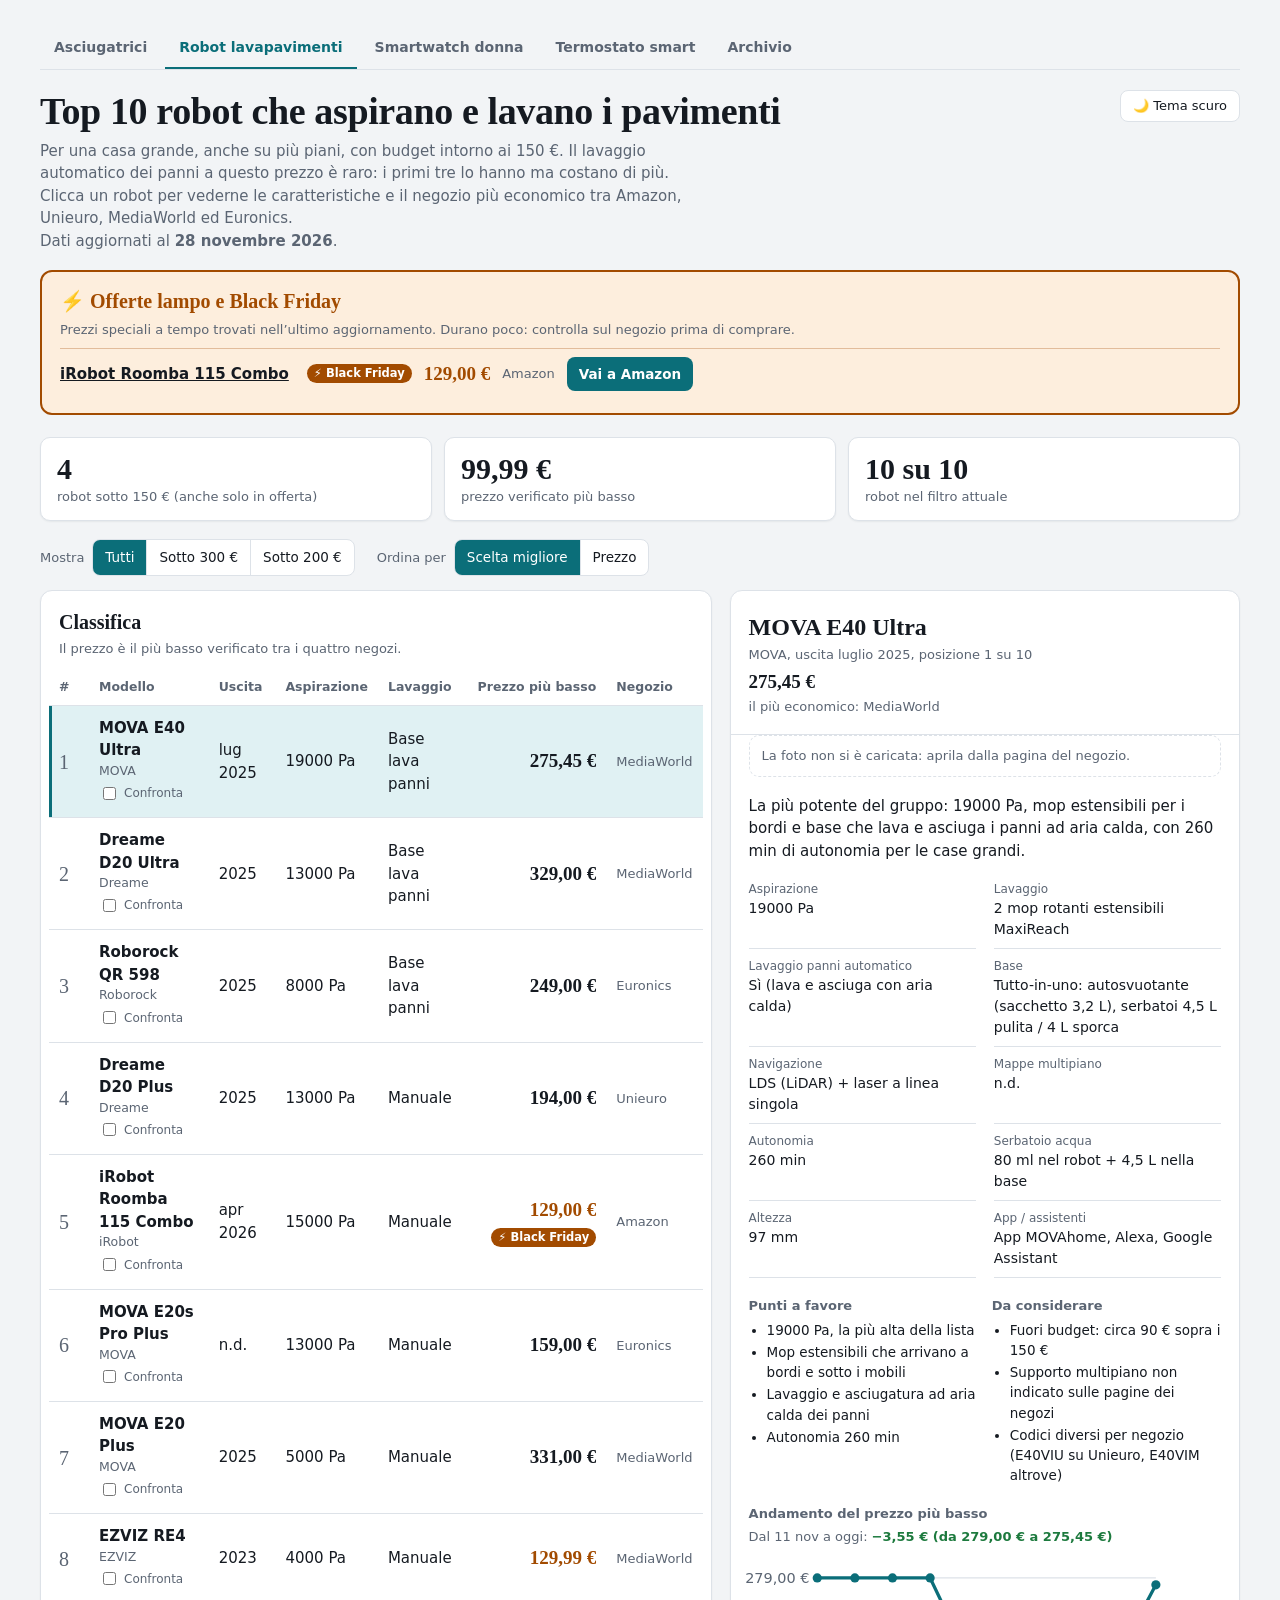
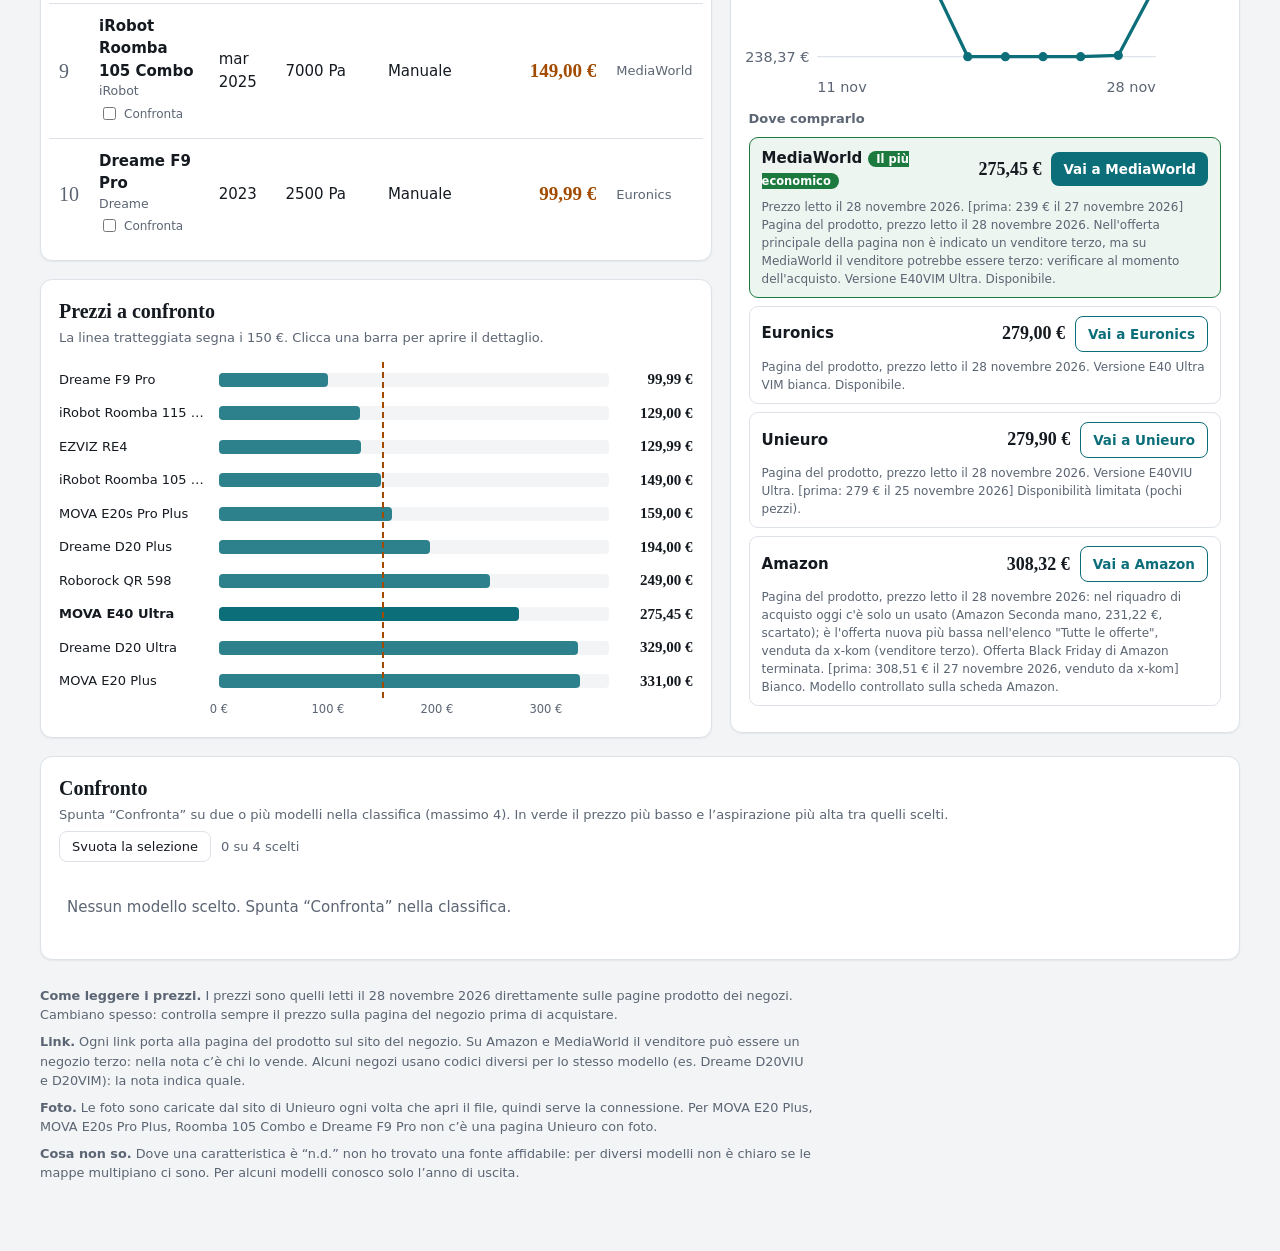
<file: robot-lavapavimenti/index.html>
<!DOCTYPE html>
<html lang="it">
<head>
<meta charset="utf-8">
<meta name="viewport" content="width=device-width, initial-scale=1">
<title>Top 10 robot lavapavimenti</title>
<link rel="stylesheet" href="../shared/dashboard.css">
</head>
<body>
<div class="wrap">
  <header>
    <h1>Top 10 robot che aspirano e lavano i pavimenti</h1>
    <p>Per una casa grande, anche su più piani, con budget intorno ai 150 €. Il lavaggio automatico dei panni a questo prezzo è raro: i primi tre lo hanno ma costano di più. Clicca un robot per vederne le caratteristiche e il negozio più economico tra Amazon, Unieuro, MediaWorld ed Euronics.</p>
    <p>Dati aggiornati al <strong id="updated"></strong>.</p>
  </header>

  <main id="app"></main>

  <footer>
    <p><strong>Come leggere i prezzi.</strong> I prezzi sono quelli letti il 28 novembre 2026 direttamente sulle pagine prodotto dei negozi. Cambiano spesso: controlla sempre il prezzo sulla pagina del negozio prima di acquistare.</p>
    <p><strong>Link.</strong> Ogni link porta alla pagina del prodotto sul sito del negozio. Su Amazon e MediaWorld il venditore può essere un negozio terzo: nella nota c’è chi lo vende. Alcuni negozi usano codici diversi per lo stesso modello (es. Dreame D20VIU e D20VIM): la nota indica quale.</p>
    <p><strong>Foto.</strong> Le foto sono caricate dal sito di Unieuro ogni volta che apri il file, quindi serve la connessione. Per MOVA E20 Plus, MOVA E20s Pro Plus, Roomba 105 Combo e Dreame F9 Pro non c’è una pagina Unieuro con foto.</p>
    <p><strong>Cosa non so.</strong> Dove una caratteristica è “n.d.” non ho trovato una fonte affidabile: per diversi modelli non è chiaro se le mappe multipiano ci sono. Per alcuni modelli conosco solo l’anno di uscita.</p>
  </footer>
</div>

<script>
  var CONFIG = {"noun": "robot", "one": "un robot", "budget": 150, "filters": [300, 200], "columns": [["Aspirazione", "aspirazione"], ["Lavaggio", "lavaggio"]], "best": {"key": "aspirazione", "higher": true, "text": "l’aspirazione più alta"}};

  var W = [
    {
      id: "roborockqr598", photo: "https://www.unieuro.it/medias/sys_master/root/h17/ha3/63517929209886/-api-rest-00ed29448a7522f610cac04d7b9ea7e0-assets-36a3700459406716724595e7c56e5a9f-preview-sgmConversionBaseFormat-sgmProductFormat.jpg", photoSrc: "https://www.unieuro.it/online/Robot-Aspirapolvere/QR-598-robot-aspirapolvere-e-lavapavimenti-Nero-pidRCKCN41847", rank: 3, name: "Roborock QR 598", brand: "Roborock", year: 2025, month: null,
      short: {"aspirazione": "8000 Pa", "lavaggio": "Base lava panni"},
      specs: [["Aspirazione", "8000 Pa"], ["Lavaggio", "2 mop rotanti (200 giri/min), sollevamento 10 mm"], ["Lavaggio panni automatico", "Sì (lava e asciuga ad aria)"], ["Base", "Tutto-in-uno: autosvuotante (sacchetto 2,7 L), lavaggio e asciugatura panni, serbatoio 4 L"], ["Navigazione", "LiDAR PreciSense 360°"], ["Mappe multipiano", "Sì (fino a 4 piani)"], ["Autonomia", "180 min"], ["Serbatoio acqua", "80 ml nel robot + 4 L nella base"], ["Altezza", "96,5 mm"], ["App / assistenti", "App Roborock"]],
      verdict: "Base tutto-in-uno, LiDAR e mappe fino a 4 piani, ideale per una casa grande su più livelli; oggi però è esaurito a 249 € su Unieuro ed Euronics e su Amazon costa 378 € da un venditore terzo.",
      pros: ["Base che lava e asciuga i panni e svuota la polvere", "Mappe multipiano fino a 4 livelli", "Panni sollevabili sui tappeti", "Autonomia 180 min"],
      cons: ["Fuori budget: circa 100 € sopra i 150 €", "Aspirazione 8000 Pa, inferiore ai rivali Dreame e Mova", "Esaurito su Unieuro ed Euronics; su Amazon solo da venditore terzo a 378 €"],
      offers: [
        { store: "Euronics", price: 249.00, fresh: true, url: "https://www.euronics.it/elettrodomestici/pulizia--stiro-e-cucito/aspirapolvere-robot/roborock---robot-aspirapolvere-qr-598-b-bianco/252014758.html", note: "Pagina del prodotto, prezzo letto il 28 novembre 2026. Colore bianco (QR 598 B). Oggi risulta non disponibile." },
        { store: "Unieuro", price: 249.90, fresh: true, url: "https://www.unieuro.it/online/Robot-Aspirapolvere/QR-598-robot-aspirapolvere-e-lavapavimenti-Nero-pidRCKCN41847", note: "Pagina del prodotto, prezzo letto il 28 novembre 2026. [prima: 249 € il 25 novembre 2026] Oggi risulta non disponibile online." },
        { store: "Amazon", price: 409.89, fresh: true, url: "https://www.amazon.it/dp/B0F9212S7G", note: "Pagina del prodotto, prezzo letto il 28 novembre 2026: nessuna offerta nel riquadro di acquisto; è l'offerta nuova più bassa nell'elenco \"Tutte le offerte\", venduta da sotelit (venditore terzo). [prima: 387,76 € il 27 novembre 2026, venduto da ProComponentes] Modello controllato sulla scheda Amazon." }
      ]
    },
    {
      id: "dreamed20ultra", photo: "https://www.unieuro.it/medias/sys_master/root/ha0/hb2/50647513333790/-api-rest-00ed29448a7522f610cac04d7b9ea7e0-assets-a365fa8ff2390d82258308d4c200ace5-preview-sgmConversionBaseFormat-sgmProductFormat.jpg", photoSrc: "https://www.unieuro.it/online/Robot-Aspirapolvere/D20VIU-Ultra-White-Versione-Italiana--Robot-aspirapolvere-e-lavapavimenti-con-auto-pulizia-e-auto-svuotamento-aspirazione-13-000-Pa-e-autonomia-fino-a-100-giorni-senza-manutenzione-pidDREVIUD20UWH", rank: 2, name: "Dreame D20 Ultra", brand: "Dreame", year: 2025, month: null,
      short: {"aspirazione": "13000 Pa", "lavaggio": "Base lava panni"},
      specs: [["Aspirazione", "13000 Pa"], ["Lavaggio", "2 mop rotanti DuoScrub + RoboSwing, sollevamento 10,5 mm"], ["Lavaggio panni automatico", "Sì (lava e asciuga con aria calda)"], ["Base", "PowerDock tutto-in-uno: autosvuotante (sacchetto 3,2 L), lavaggio e asciugatura mop"], ["Navigazione", "Laser (Smart Pathfinder) + 3DAdapt"], ["Mappe multipiano", "Sì (numero n.d.)"], ["Autonomia", "250–260 min"], ["Serbatoio acqua", "n.d."], ["Altezza", "97 mm"], ["App / assistenti", "App Dreamehome"]],
      verdict: "Lavaggio e asciugatura ad aria calda dei mop, 13000 Pa e oltre 4 ore di autonomia: copre una casa grande su più piani senza ricariche, oggi a circa 329 € (era 259 € il 14 novembre).",
      pros: ["Base che lava e asciuga i mop con aria calda", "13000 Pa di aspirazione", "Autonomia fino a 260 min", "Mappatura multipiano"],
      cons: ["Fuori budget: circa 150 € sopra i 150 €, prezzo salito in tutti i negozi", "Numero di mappe salvabili non indicato", "Codici diversi per negozio (D20VIU su Unieuro, D20VIM altrove)"],
      offers: [
        { store: "Unieuro", price: 329.90, fresh: true, url: "https://www.unieuro.it/online/Robot-Aspirapolvere/D20VIU-Ultra-White-Versione-Italiana--Robot-aspirapolvere-e-lavapavimenti-con-auto-pulizia-e-auto-svuotamento-aspirazione-13-000-Pa-e-autonomia-fino-a-100-giorni-senza-manutenzione-pidDREVIUD20UWH", note: "Pagina del prodotto, prezzo letto il 28 novembre 2026. Versione D20VIU Ultra bianca. Disponibile." },
        { store: "MediaWorld", price: 329.00, fresh: true, url: "https://www.mediaworld.it/it/product/_dreame-d20vim-ultra-aspirapolvere-robot-700-w-498590.html", note: "Pagina del prodotto, prezzo letto il 28 novembre 2026. Nell'offerta principale della pagina non è indicato un venditore terzo, ma su MediaWorld il venditore potrebbe essere terzo: verificare al momento dell'acquisto. Versione D20VIM Ultra. [prima: 301,99 € il 24 novembre 2026] Disponibile." },
        { store: "Euronics", price: 329.00, fresh: true, url: "https://www.euronics.it/elettrodomestici/pulizia--stiro-e-cucito/aspirapolvere-robot/dreame---aspirapolvere-robot-d20-ultra-vim-bianco/252011846.html", note: "Pagina del prodotto, prezzo letto il 28 novembre 2026. Versione D20 Ultra VIM bianca. Disponibile." }
      ]
    },
    {
      id: "movae40ultra", photo: "https://www.unieuro.it/medias/sys_master/root/h21/h24/50647408672798/-api-rest-00ed29448a7522f610cac04d7b9ea7e0-assets-8868164bbb0ed0e1e29f51c9de434459-preview-sgmConversionBaseFormat-sgmProductFormat.jpg", photoSrc: "https://www.unieuro.it/online/Robot-Aspirapolvere/E40VIU-Ultra-Versione-Italiana--Robot-aspirapolvere-e-lavapavimenti-con-aspirazione-19-000-Pa-tecnologia-MaxiReach-stazione-all-in-one-con-auto-svuotamento-e-asciugatura-ad-aria-calda-pidMVAMVVIUE40U", rank: 1, name: "MOVA E40 Ultra", brand: "MOVA", year: 2025, month: 7,
      short: {"aspirazione": "19000 Pa", "lavaggio": "Base lava panni"},
      specs: [["Aspirazione", "19000 Pa"], ["Lavaggio", "2 mop rotanti estensibili MaxiReach"], ["Lavaggio panni automatico", "Sì (lava e asciuga con aria calda)"], ["Base", "Tutto-in-uno: autosvuotante (sacchetto 3,2 L), serbatoi 4,5 L pulita / 4 L sporca"], ["Navigazione", "LDS (LiDAR) + laser a linea singola"], ["Mappe multipiano", "n.d."], ["Autonomia", "260 min"], ["Serbatoio acqua", "80 ml nel robot + 4,5 L nella base"], ["Altezza", "97 mm"], ["App / assistenti", "App MOVAhome, Alexa, Google Assistant"]],
      verdict: "La più potente del gruppo: 19000 Pa, mop estensibili per i bordi e base che lava e asciuga i panni ad aria calda, con 260 min di autonomia per le case grandi.",
      pros: ["19000 Pa, la più alta della lista", "Mop estensibili che arrivano a bordi e sotto i mobili", "Lavaggio e asciugatura ad aria calda dei panni", "Autonomia 260 min"],
      cons: ["Fuori budget: circa 90 € sopra i 150 €", "Supporto multipiano non indicato sulle pagine dei negozi", "Codici diversi per negozio (E40VIU su Unieuro, E40VIM altrove)"],
      offers: [
        { store: "Euronics", price: 279.00, fresh: true, url: "https://www.euronics.it/elettrodomestici/pulizia--stiro-e-cucito/aspirapolvere-robot/mova---robot-aspira-e-lava-e40-ultra-vim-bianco/252014442.html", note: "Pagina del prodotto, prezzo letto il 28 novembre 2026. Versione E40 Ultra VIM bianca. Disponibile." },
        { store: "Unieuro", price: 279.90, fresh: true, url: "https://www.unieuro.it/online/Robot-Aspirapolvere/E40VIU-Ultra-Versione-Italiana--Robot-aspirapolvere-e-lavapavimenti-con-aspirazione-19-000-Pa-tecnologia-MaxiReach-stazione-all-in-one-con-auto-svuotamento-e-asciugatura-ad-aria-calda-pidMVAMVVIUE40U", note: "Pagina del prodotto, prezzo letto il 28 novembre 2026. Versione E40VIU Ultra. [prima: 279 € il 25 novembre 2026] Disponibilità limitata (pochi pezzi)." },
        { store: "MediaWorld", price: 275.45, fresh: true, url: "https://www.mediaworld.it/it/product/_mova-e40vim-ultra-aspirapolvere-robot-600-w-527493.html", note: "Prezzo letto il 28 novembre 2026. [prima: 239 € il 27 novembre 2026] Pagina del prodotto, prezzo letto il 28 novembre 2026. Nell'offerta principale della pagina non è indicato un venditore terzo, ma su MediaWorld il venditore potrebbe essere terzo: verificare al momento dell'acquisto. Versione E40VIM Ultra. Disponibile." },
        { store: "Amazon", price: 308.32, fresh: true, url: "https://www.amazon.it/dp/B0FDLDM33M", note: "Pagina del prodotto, prezzo letto il 28 novembre 2026: nel riquadro di acquisto oggi c'è solo un usato (Amazon Seconda mano, 231,22 €, scartato); è l'offerta nuova più bassa nell'elenco \"Tutte le offerte\", venduta da x-kom (venditore terzo). Offerta Black Friday di Amazon terminata. [prima: 308,51 € il 27 novembre 2026, venduto da x-kom] Bianco. Modello controllato sulla scheda Amazon." }
      ]
    },
    {
      id: "dreamed20plus", photo: "https://www.unieuro.it/medias/sys_master/root/h03/h6b/49734017122334/-api-rest-00ed29448a7522f610cac04d7b9ea7e0-assets-b98c5ef5164cd29adb997a58b23a8d8d-preview-sgmConversionBaseFormat-sgmProductFormat.jpg", photoSrc: "https://www.unieuro.it/online/Robot-Aspirapolvere/D20-Plus-pidDRED20PLUS", rank: 4, name: "Dreame D20 Plus", brand: "Dreame", year: 2025, month: null,
      short: {"aspirazione": "13000 Pa", "lavaggio": "Manuale"},
      specs: [["Aspirazione", "13000 Pa"], ["Lavaggio", "Panno con 32 livelli d'acqua"], ["Lavaggio panni automatico", "No"], ["Base", "Autosvuotante (sacchetto 5 L, fino a 150 giorni)"], ["Navigazione", "LiDAR D-ToF"], ["Mappe multipiano", "n.d."], ["Autonomia", "230–285 min (dati dei negozi)"], ["Serbatoio acqua", "n.d."], ["Altezza", "96,9 mm"], ["App / assistenti", "App Dreamehome, Alexa, Google Assistant"]],
      verdict: "Buon compromesso poco sopra il budget (194 € su Unieuro): 13000 Pa, LiDAR, base autosvuotante da 5 L e un'autonomia molto lunga adatta a una casa grande; il panno però va lavato a mano.",
      pros: ["13000 Pa di aspirazione", "Autonomia lunga, adatta a case grandi", "Base autosvuotante con sacchetto da 5 L", "Venduto da tutti e tre i negozi"],
      cons: ["Niente lavaggio automatico dei panni", "Lavaggio con panno semplice, non rotante", "Codici diversi per negozio (D20 Plus su Unieuro, D20VIM Plus altrove)"],
      offers: [
        { store: "MediaWorld", price: 229.00, fresh: true, url: "https://www.mediaworld.it/it/product/_dreame-d20vim-plus-aspirapolvere-robot-700-w-572992.html", note: "Pagina del prodotto, prezzo letto il 28 novembre 2026. Nell'offerta principale della pagina non è indicato un venditore terzo, ma su MediaWorld il venditore potrebbe essere terzo: verificare al momento dell'acquisto. Versione D20VIM Plus. Disponibile." },
        { store: "Euronics", price: 229.00, fresh: true, url: "https://www.euronics.it/elettrodomestici/pulizia--stiro-e-cucito/aspirapolvere-robot/dreame---aspirapolvere-robot-d20vim-plus-bianco/262000764.html", note: "Pagina del prodotto, prezzo letto il 28 novembre 2026. Versione D20VIM Plus bianca. Disponibile." },
        { store: "Unieuro", price: 194.00, fresh: true, url: "https://www.unieuro.it/online/Robot-Aspirapolvere/D20-Plus-pidDRED20PLUS", note: "Pagina del prodotto, prezzo letto il 28 novembre 2026. Versione D20 Plus bianca. Disponibile." }
      ]
    },
    {
      id: "roomba115combo", photo: "https://www.unieuro.it/medias/sys_master/root/had/hfd/63203781312542/-api-rest-00ed29448a7522f610cac04d7b9ea7e0-assets-cda61a1561411b5812d5111696d81360-preview-sgmConversionBaseFormat-sgmProductFormat.jpg", photoSrc: "https://www.unieuro.it/online/Robot-Aspirapolvere/Roomba-115-Combo-pidIRO115W", rank: 5, name: "iRobot Roomba 115 Combo", brand: "iRobot", year: 2026, month: 4,
      short: {"aspirazione": "15000 Pa", "lavaggio": "Manuale"},
      specs: [["Aspirazione", "15000 Pa"], ["Lavaggio", "Panno in microfibra con SmartScrub"], ["Lavaggio panni automatico", "No"], ["Base", "Solo ricarica"], ["Navigazione", "LiDAR ClearView"], ["Mappe multipiano", "Sì (numero n.d.)"], ["Autonomia", "150 min"], ["Serbatoio acqua", "n.d."], ["Altezza", "78,9 mm"], ["App / assistenti", "App Roomba Home, Alexa, Google Assistant"]],
      verdict: "Modello 2026 con LiDAR, mappe multipiano e 15000 Pa a 129 € (offerta Black Friday su Amazon); il più basso della lista (7,9 cm) per passare sotto i mobili.",
      pros: ["Modello recente (2026)", "15000 Pa di aspirazione", "Mappatura su più piani", "Molto basso: 78,9 mm"],
      cons: ["Niente lavaggio automatico dei panni", "Base di sola ricarica (la versione + Base autosvuotante costa di più)", "Lavaggio con panno semplice", "Secondo Amazon è pensato per case piccole o medie (fino a 84 m² per carica)"],
      offers: [
        { store: "Euronics", price: 149.00, fresh: true, url: "https://www.euronics.it/elettrodomestici/pulizia--stiro-e-cucito/aspirapolvere-robot/irobot---aspirapolvere-lavapavimenti-2in1-roomba-115-combo-white/262008123.html", note: "Pagina del prodotto, prezzo letto il 28 novembre 2026. Versione con base di sola ricarica, bianca. [prima: 140 € il 26 novembre 2026] Disponibile." },
        { store: "Unieuro", price: 149.99, fresh: true, url: "https://www.unieuro.it/online/Robot-Aspirapolvere/Roomba-115-Combo-pidIRO115W", note: "Pagina del prodotto, prezzo letto il 28 novembre 2026. Versione con base di sola ricarica, bianca. [prima: 139 € il 25 novembre 2026] Disponibile." },
        { store: "Amazon", price: 129.00, fresh: true, flash: "Black Friday", url: "https://www.amazon.it/dp/B0GQVBWMN8", note: "Pagina del prodotto, prezzo letto il 28 novembre 2026, venduto e spedito da Amazon (nuovo), con il badge \"Offerta Top Black Friday\" (scadenza non indicata). Colore nero, senza base autosvuotante. Modello controllato sulla scheda Amazon." }
      ]
    },
    {
      id: "movae20sproplus", rank: 6, name: "MOVA E20s Pro Plus", brand: "MOVA", year: null, month: null,
      short: {"aspirazione": "13000 Pa", "lavaggio": "Manuale"},
      specs: [["Aspirazione", "13000 Pa"], ["Lavaggio", "Panno (aspira e lava insieme)"], ["Lavaggio panni automatico", "No"], ["Base", "Autosvuotante (sacchetto 4 L)"], ["Navigazione", "LiDAR + 3DAdapt"], ["Mappe multipiano", "n.d."], ["Autonomia", "135 min"], ["Serbatoio acqua", "245 ml"], ["Altezza", "96 mm"], ["App / assistenti", "App MOVAhome, controllo vocale"]],
      verdict: "13000 Pa, LiDAR e base autosvuotante a 159 €: ottimo rapporto qualità-prezzo in budget, ma senza lavaggio automatico dei panni.",
      pros: ["Prezzo in budget (159 €)", "13000 Pa di aspirazione", "Base autosvuotante da 4 L", "Superamento ostacoli fino a 18 mm"],
      cons: ["Niente lavaggio automatico dei panni", "Autonomia 135 min, giusta per una casa molto grande", "Supporto multipiano non indicato"],
      offers: [
        { store: "Euronics", price: 159.00, fresh: true, url: "https://www.euronics.it/elettrodomestici/pulizia--stiro-e-cucito/aspirapolvere-robot/mova---aspirapolvere-robot-e20s-pro-plus-bianco/252015606.html", note: "Pagina del prodotto, prezzo letto il 28 novembre 2026. Bianco. Disponibile." },
        { store: "MediaWorld", price: 159.00, fresh: true, url: "https://www.mediaworld.it/it/product/_mova-e20s-pro-plus-aspirapolvere-robot-680-w-558761.html", note: "Pagina del prodotto, prezzo letto il 28 novembre 2026. Nell'offerta principale della pagina non è indicato un venditore terzo, ma su MediaWorld il venditore potrebbe essere terzo: verificare al momento dell'acquisto. Disponibile." }
      ]
    },
    {
      id: "movae20plus", rank: 7, name: "MOVA E20 Plus", brand: "MOVA", year: 2025, month: null,
      short: {"aspirazione": "5000 Pa", "lavaggio": "Manuale"},
      specs: [["Aspirazione", "5000 Pa"], ["Lavaggio", "Panno, 3 livelli d'acqua"], ["Lavaggio panni automatico", "No"], ["Base", "Autosvuotante (sacchetto 4 L, fino a 90 giorni)"], ["Navigazione", "Laser (Pathfinder)"], ["Mappe multipiano", "Sì (3 mappe)"], ["Autonomia", "135 min"], ["Serbatoio acqua", "245 ml"], ["Altezza", "n.d."], ["App / assistenti", "App MOVAhome"]],
      verdict: "Il più economico con base autosvuotante e 3 mappe salvabili, utile per una casa su più piani, ma l'aspirazione da 5000 Pa è modesta.",
      pros: ["Era a 149 € fino a ieri; oggi solo un venditore terzo a 331 €", "Fino a 3 mappe per piani diversi", "Base autosvuotante da 4 L", "Zone senza mocio e confini virtuali"],
      cons: ["Aspirazione 5000 Pa, bassa rispetto agli altri", "Niente lavaggio automatico dei panni", "Venduto solo da MediaWorld (non lo trovo su Unieuro)"],
      offers: [
        { store: "MediaWorld", price: 331.00, fresh: true, url: "https://www.mediaworld.it/it/product/_mova-e20-plus-aspirapolvere-robot-680-w-437686.html", note: "Pagina del prodotto, prezzo letto il 28 novembre 2026. L'unica offerta ora in pagina è di un venditore terzo (mbotechit) sul marketplace MediaWorld. [prima: 149 € il 24 novembre 2026, venduto da MediaWorld] Disponibile." }
      ]
    },
    {
      id: "ezvizre4", photo: "https://www.unieuro.it/medias/sys_master/root/h50/ha8/50500890066974/-api-rest-00ed29448a7522f610cac04d7b9ea7e0-assets-809ad08239fa1c1c9141c07378083238-preview-sgmConversionBaseFormat-sgmProductFormat.jpg", photoSrc: "https://www.unieuro.it/online/Robot-Aspirapolvere/RE4-robot-aspirapolvere-e-lavapavimenti-4-000-Pa-con-navigazione-LiDAR-pidEZVRE4", rank: 8, name: "EZVIZ RE4", brand: "EZVIZ", year: 2023, month: null,
      short: {"aspirazione": "4000 Pa", "lavaggio": "Manuale"},
      specs: [["Aspirazione", "4000 Pa"], ["Lavaggio", "Panno con serbatoio integrato"], ["Lavaggio panni automatico", "No"], ["Base", "Solo ricarica"], ["Navigazione", "LDS LiDAR"], ["Mappe multipiano", "n.d."], ["Autonomia", "240 min"], ["Serbatoio acqua", "300 ml"], ["Altezza", "n.d."], ["App / assistenti", "App EZVIZ, Alexa, Google Assistant"]],
      verdict: "Autonomia dichiarata fino a 240 min e LiDAR a circa 130 €: copre case grandi in una sola carica, ma aspira poco e non ha base autosvuotante.",
      pros: ["Autonomia fino a 240 min", "Navigazione LDS LiDAR", "Rileva i tappeti e li evita durante il lavaggio", "Alexa e Google Assistant"],
      cons: ["Aspirazione 4000 Pa", "Niente base autosvuotante né lavaggio automatico dei panni", "Modello del 2023"],
      offers: [
        { store: "MediaWorld", price: 129.99, fresh: true, url: "https://www.mediaworld.it/it/product/_ezviz-re4-aspirapolvere-robot-45-w-394748.html", note: "Pagina del prodotto, prezzo letto il 28 novembre 2026. Nell'offerta principale della pagina non è indicato un venditore terzo, ma su MediaWorld il venditore potrebbe essere terzo: verificare al momento dell'acquisto. Colore nero. Disponibile." },
        { store: "Unieuro", price: 189.99, fresh: true, url: "https://www.unieuro.it/online/Robot-Aspirapolvere/RE4-robot-aspirapolvere-e-lavapavimenti-4-000-Pa-con-navigazione-LiDAR-pidEZVRE4", note: "Pagina del prodotto, prezzo letto il 28 novembre 2026. Disponibile." },
        { store: "Amazon", price: 149.34, fresh: true, url: "https://www.amazon.it/dp/B0CM92XCG2", note: "Pagina del prodotto, prezzo letto il 28 novembre 2026, venduto da deltatecc (venditore terzo). Versione RE4 bianca, senza base autosvuotante. Modello controllato sulla scheda Amazon." }
      ]
    },
    {
      id: "roomba105combo", rank: 9, name: "iRobot Roomba 105 Combo", brand: "iRobot", year: 2025, month: 3,
      short: {"aspirazione": "7000 Pa", "lavaggio": "Manuale"},
      specs: [["Aspirazione", "7000 Pa"], ["Lavaggio", "Panno, 3 livelli d'acqua"], ["Lavaggio panni automatico", "No"], ["Base", "Solo ricarica"], ["Navigazione", "LiDAR ClearView"], ["Mappe multipiano", "n.d."], ["Autonomia", "75 min"], ["Serbatoio acqua", "200 ml"], ["Altezza", "104 mm"], ["App / assistenti", "App Roomba Home, Alexa, Siri, Google Assistant"]],
      verdict: "LiDAR e marchio iRobot a 149 €, ma con 75 min di autonomia è adatto più a un appartamento che a una casa grande.",
      pros: ["149 € con LiDAR", "Rileva ed evita i tappeti durante il lavaggio", "Compatibile con Alexa, Siri e Google"],
      cons: ["Autonomia solo 75 min", "Niente base autosvuotante né lavaggio automatico dei panni", "Supporto multipiano non indicato"],
      offers: [
        { store: "MediaWorld", price: 149.00, fresh: true, url: "https://www.mediaworld.it/it/product/_irobot-roomba-105-combo-aspirapolvere-robot-120-w-428896.html", note: "Pagina del prodotto, prezzo letto il 28 novembre 2026. Nell'offerta principale della pagina non è indicato un venditore terzo, ma su MediaWorld il venditore potrebbe essere terzo: verificare al momento dell'acquisto. Colore nero. Disponibile." },
        { store: "Euronics", price: 184.00, fresh: true, url: "https://www.euronics.it/elettrodomestici/pulizia--stiro-e-cucito/aspirapolvere-robot/irobot---aspirapolvere-robot-roomba-105/252003420.html", note: "Prezzo letto il 28 novembre 2026. [prima: 149 € il 27 novembre 2026] Pagina del prodotto, prezzo letto il 28 novembre 2026. La pagina si chiama \"Roomba 105\" ma descrive il Roomba 105 Combo. Disponibile." }
      ]
    },
    {
      id: "dreamef9pro", rank: 10, name: "Dreame F9 Pro", brand: "Dreame", year: 2023, month: null,
      short: {"aspirazione": "2500 Pa", "lavaggio": "Manuale"},
      specs: [["Aspirazione", "2500 Pa"], ["Lavaggio", "Panno"], ["Lavaggio panni automatico", "No"], ["Base", "Solo ricarica"], ["Navigazione", "LiDAR (LDS)"], ["Mappe multipiano", "n.d."], ["Autonomia", "150 min"], ["Serbatoio acqua", "circa 240 ml"], ["Altezza", "n.d."], ["App / assistenti", "App Dreamehome"]],
      verdict: "La scelta più economica con LiDAR (meno di 100 €), buona per iniziare, ma aspirazione e dotazione sono di base.",
      pros: ["Meno di 100 €", "Navigazione LiDAR con mappa modificabile", "Autonomia 150 min"],
      cons: ["Aspirazione solo 2500 Pa", "Niente base autosvuotante né lavaggio automatico dei panni", "Modello del 2023"],
      offers: [
        { store: "Euronics", price: 99.99, fresh: true, url: "https://www.euronics.it/elettrodomestici/pulizia--stiro-e-cucito/aspirapolvere-robot/dreame---aspirapolvere-robot-f9-pro-vm-combo-1-side-brush-bianco/232013272.html", note: "Pagina del prodotto, prezzo letto il 28 novembre 2026. Versione \"F9 Pro VM Combo + 1 side brush\", bianca. Disponibile." },
        { store: "Amazon", price: 139.99, fresh: true, url: "https://www.amazon.it/dp/B0CG5SSBM3", note: "Pagina del prodotto, prezzo letto il 28 novembre 2026, venduto da Conrad Italia (venditore terzo). Modello controllato sulla scheda Amazon." }
      ]
    }
  ];

  // Galleria completa della pagina del negozio (la prima è la foto principale).
  var GALLERY = {
    roborockqr598: [
      "https://www.unieuro.it/medias/sys_master/root/h17/ha3/63517929209886/-api-rest-00ed29448a7522f610cac04d7b9ea7e0-assets-36a3700459406716724595e7c56e5a9f-preview-sgmConversionBaseFormat-sgmProductFormat.jpg",
      "https://www.unieuro.it/medias/sys_master/root/h3c/hd4/63518342676510/-api-rest-00ed29448a7522f610cac04d7b9ea7e0-assets-e4b2d9cc2074a4bfa91c43c9c6fcd26e-preview-sgmConversionBaseFormat-sgmProductFormat.jpg",
      "https://www.unieuro.it/medias/sys_master/root/h0e/h3c/63517947428894/-api-rest-00ed29448a7522f610cac04d7b9ea7e0-assets-85dffe14f307f99828bacdeb0a9ad2b0-preview-sgmConversionBaseFormat-sgmProductFormat.jpg",
      "https://www.unieuro.it/medias/sys_master/root/hff/h6e/63517974822942/-api-rest-00ed29448a7522f610cac04d7b9ea7e0-assets-8583d8dd9e5dde98bc52eb309cc6446a-preview-sgmConversionBaseFormat-sgmProductFormat.jpg",
      "https://www.unieuro.it/medias/sys_master/root/h4e/h56/63517965713438/-api-rest-00ed29448a7522f610cac04d7b9ea7e0-assets-3c49fa1adfdb885d12c66f228d9460d4-preview-sgmConversionBaseFormat-sgmProductFormat.jpg",
      "https://www.unieuro.it/medias/sys_master/root/h13/h90/63518363648030/-api-rest-00ed29448a7522f610cac04d7b9ea7e0-assets-574382c74232afa4f9fe030ca23a8453-preview-sgmConversionBaseFormat-sgmProductFormat.jpg",
      "https://www.unieuro.it/medias/sys_master/root/he0/h60/63517926588446/-api-rest-00ed29448a7522f610cac04d7b9ea7e0-assets-b4b9382fc2e59a150781e431003b7d81-preview-sgmConversionBaseFormat-sgmProductFormat.jpg",
      "https://www.unieuro.it/medias/sys_master/root/h96/hc5/63517936680990/-api-rest-00ed29448a7522f610cac04d7b9ea7e0-assets-39ce0d52af916f02524e9fde02898f6d-preview-sgmConversionBaseFormat-sgmProductFormat.jpg",
      "https://www.unieuro.it/medias/sys_master/root/hea/h99/63517927112734/-api-rest-00ed29448a7522f610cac04d7b9ea7e0-assets-068b41e3b0db1f8ee4d79899c64052ff-preview-sgmConversionBaseFormat-sgmProductFormat.jpg"
    ],
    dreamed20ultra: [
      "https://www.unieuro.it/medias/sys_master/root/ha0/hb2/50647513333790/-api-rest-00ed29448a7522f610cac04d7b9ea7e0-assets-a365fa8ff2390d82258308d4c200ace5-preview-sgmConversionBaseFormat-sgmProductFormat.jpg",
      "https://www.unieuro.it/medias/sys_master/root/h0a/he5/50647381508126/-api-rest-00ed29448a7522f610cac04d7b9ea7e0-assets-23b526c8ce87e97da5cc103343bc98f4-preview-sgmConversionBaseFormat-sgmProductFormat.jpg",
      "https://www.unieuro.it/medias/sys_master/root/ha7/h5c/50647432134686/-api-rest-00ed29448a7522f610cac04d7b9ea7e0-assets-8dee722a4a999f9ed5af2bbc02166a8b-preview-sgmConversionBaseFormat-sgmProductFormat.jpg",
      "https://www.unieuro.it/medias/sys_master/root/he2/he3/50647385374750/-api-rest-00ed29448a7522f610cac04d7b9ea7e0-assets-96c1872385114c07dd68640670515672-preview-sgmConversionBaseFormat-sgmProductFormat.jpg",
      "https://www.unieuro.it/medias/sys_master/root/he9/h22/50647525195806/-api-rest-00ed29448a7522f610cac04d7b9ea7e0-assets-f4bf35c58b38b3042a460d776d4bb0c2-preview-sgmConversionBaseFormat-sgmProductFormat.jpg",
      "https://www.unieuro.it/medias/sys_master/root/h06/hf6/50647522017310/-api-rest-00ed29448a7522f610cac04d7b9ea7e0-assets-856df3a579c51182779e983ca559c18d-preview-sgmConversionBaseFormat-sgmProductFormat.jpg",
      "https://www.unieuro.it/medias/sys_master/root/h66/h57/50647399563294/-api-rest-00ed29448a7522f610cac04d7b9ea7e0-assets-5f3678c461198a7c006cd32c5e61fe02-preview-sgmConversionBaseFormat-sgmProductFormat.jpg",
      "https://www.unieuro.it/medias/sys_master/root/h60/hee/50647535812638/-api-rest-00ed29448a7522f610cac04d7b9ea7e0-assets-6be96948ad02d0c20da74f9af9f5fdb2-preview-sgmConversionBaseFormat-sgmProductFormat.jpg",
      "https://www.unieuro.it/medias/sys_master/root/he0/h45/50647524671518/-api-rest-00ed29448a7522f610cac04d7b9ea7e0-assets-79e279fa64ca5ef2c949566ad42c4f2c-preview-sgmConversionBaseFormat-sgmProductFormat.jpg"
    ],
    movae40ultra: [
      "https://www.unieuro.it/medias/sys_master/root/h21/h24/50647408672798/-api-rest-00ed29448a7522f610cac04d7b9ea7e0-assets-8868164bbb0ed0e1e29f51c9de434459-preview-sgmConversionBaseFormat-sgmProductFormat.jpg",
      "https://www.unieuro.it/medias/sys_master/root/ha9/hc9/50647428988958/-api-rest-00ed29448a7522f610cac04d7b9ea7e0-assets-7e4fcae52206279fb7f44f18f1860193-preview-sgmConversionBaseFormat-sgmProductFormat.jpg",
      "https://www.unieuro.it/medias/sys_master/root/h18/hf3/50647464247326/-api-rest-00ed29448a7522f610cac04d7b9ea7e0-assets-46f3edc1fc6f0b0df9ec66b2f5745174-preview-sgmConversionBaseFormat-sgmProductFormat.jpg",
      "https://www.unieuro.it/medias/sys_master/root/h1d/h24/50647453335582/-api-rest-00ed29448a7522f610cac04d7b9ea7e0-assets-84f97ac0685967f37e8c6ceee1068f5c-preview-sgmConversionBaseFormat-sgmProductFormat.jpg",
      "https://www.unieuro.it/medias/sys_master/root/h04/h51/50647446388766/-api-rest-00ed29448a7522f610cac04d7b9ea7e0-assets-21fffb8d06b6f0556fc978e6efc730f5-preview-sgmConversionBaseFormat-sgmProductFormat.jpg",
      "https://www.unieuro.it/medias/sys_master/root/h7b/h8c/50647418011678/-api-rest-00ed29448a7522f610cac04d7b9ea7e0-assets-afa8024b1dafa05b3e9181f447167d9b-preview-sgmConversionBaseFormat-sgmProductFormat.jpg",
      "https://www.unieuro.it/medias/sys_master/root/hb3/h14/50647430037534/-api-rest-00ed29448a7522f610cac04d7b9ea7e0-assets-3489c8de39ba4bb5efd95746fb275145-preview-sgmConversionBaseFormat-sgmProductFormat.jpg",
      "https://www.unieuro.it/medias/sys_master/root/h9f/h55/50647410376734/-api-rest-00ed29448a7522f610cac04d7b9ea7e0-assets-4109f3f8aa75bdae608582641d7815d3-preview-sgmConversionBaseFormat-sgmProductFormat.jpg",
      "https://www.unieuro.it/medias/sys_master/root/h2a/h7a/50647447961630/-api-rest-00ed29448a7522f610cac04d7b9ea7e0-assets-4e9b9205d97d3d53cce0faeb6ed4f7f7-preview-sgmConversionBaseFormat-sgmProductFormat.jpg",
      "https://www.unieuro.it/medias/sys_master/root/h38/h6b/50647423090718/-api-rest-00ed29448a7522f610cac04d7b9ea7e0-assets-80218278b0dd4bcc60c19f70bb77a165-preview-sgmConversionBaseFormat-sgmProductFormat.jpg",
      "https://www.unieuro.it/medias/sys_master/root/h0e/h66/50647484301342/-api-rest-00ed29448a7522f610cac04d7b9ea7e0-assets-150376f2d7d441d0ac7014090096e4ce-preview-sgmConversionBaseFormat-sgmProductFormat.jpg",
      "https://www.unieuro.it/medias/sys_master/root/h30/h21/50647472832542/-api-rest-00ed29448a7522f610cac04d7b9ea7e0-assets-8c2fce1a654c41715376a3db74d3e0fa-preview-sgmConversionBaseFormat-sgmProductFormat.jpg"
    ],
    dreamed20plus: [
      "https://www.unieuro.it/medias/sys_master/root/h03/h6b/49734017122334/-api-rest-00ed29448a7522f610cac04d7b9ea7e0-assets-b98c5ef5164cd29adb997a58b23a8d8d-preview-sgmConversionBaseFormat-sgmProductFormat.jpg",
      "https://www.unieuro.it/medias/sys_master/root/hf8/h23/49734039076894/-api-rest-00ed29448a7522f610cac04d7b9ea7e0-assets-2d78a00405900491c2db71d4602c5130-preview-sgmConversionBaseFormat-sgmProductFormat.jpg",
      "https://www.unieuro.it/medias/sys_master/root/h30/h14/49734026625054/-api-rest-00ed29448a7522f610cac04d7b9ea7e0-assets-a72f588d4af5aaf4600e2f11f1fee195-preview-sgmConversionBaseFormat-sgmProductFormat.jpg",
      "https://www.unieuro.it/medias/sys_master/root/h57/h23/49734027673630/-api-rest-00ed29448a7522f610cac04d7b9ea7e0-assets-5d23ad59b3b8db35633ed06edb85ed19-preview-sgmConversionBaseFormat-sgmProductFormat.jpg",
      "https://www.unieuro.it/medias/sys_master/root/heb/h0e/49734015483934/-api-rest-00ed29448a7522f610cac04d7b9ea7e0-assets-6d3ddeac724d44b318b3a3d0ce6bd6fe-preview-sgmConversionBaseFormat-sgmProductFormat.jpg",
      "https://www.unieuro.it/medias/sys_master/root/h9d/h95/49734026035230/-api-rest-00ed29448a7522f610cac04d7b9ea7e0-assets-54786539f72eb0224487ad807284a1d4-preview-sgmConversionBaseFormat-sgmProductFormat.jpg",
      "https://www.unieuro.it/medias/sys_master/root/h6b/hb5/49733766709278/-api-rest-00ed29448a7522f610cac04d7b9ea7e0-assets-17b71128627a38ff29b4b35db75f30b8-preview-sgmConversionBaseFormat-sgmProductFormat.jpg",
      "https://www.unieuro.it/medias/sys_master/root/hb0/h16/49734002114590/-api-rest-00ed29448a7522f610cac04d7b9ea7e0-assets-94fe7746c9cab566e528e3a7953773a0-preview-sgmConversionBaseFormat-sgmProductFormat.jpg",
      "https://www.unieuro.it/medias/sys_master/root/h7d/h9a/49733769986078/-api-rest-00ed29448a7522f610cac04d7b9ea7e0-assets-cbfbb3fb04fa9e93484ee98a2467da2f-preview-sgmConversionBaseFormat-sgmProductFormat.jpg",
      "https://www.unieuro.it/medias/sys_master/root/hb7/h90/49734028263454/-api-rest-00ed29448a7522f610cac04d7b9ea7e0-assets-c004c5a8867b2d49e98e146fb01bba1a-preview-sgmConversionBaseFormat-sgmProductFormat.jpg",
      "https://www.unieuro.it/medias/sys_master/root/hc5/h8c/49734036455454/-api-rest-00ed29448a7522f610cac04d7b9ea7e0-assets-472e2bbd3a0a7774a3f0ccf0d6e7468b-preview-sgmConversionBaseFormat-sgmProductFormat.jpg",
      "https://www.unieuro.it/medias/sys_master/root/hb5/h65/49733769461790/-api-rest-00ed29448a7522f610cac04d7b9ea7e0-assets-c7021066e534301963d9b719e4d3487c-preview-sgmConversionBaseFormat-sgmProductFormat.jpg",
      "https://www.unieuro.it/medias/sys_master/root/h7b/h33/49734018170910/-api-rest-00ed29448a7522f610cac04d7b9ea7e0-assets-c5d3668883fa2a4f54a74fb2791e5c57-preview-sgmConversionBaseFormat-sgmProductFormat.jpg",
      "https://www.unieuro.it/medias/sys_master/root/ha6/hc1/50789584240670/-api-rest-00ed29448a7522f610cac04d7b9ea7e0-assets-d7a49ed37c6de8984f173023ffe9b1b9-preview-sgmConversionBaseFormat-sgmProductFormat.jpg",
      "https://www.unieuro.it/medias/sys_master/root/hf9/h89/49733979570206/-api-rest-00ed29448a7522f610cac04d7b9ea7e0-assets-6d05dc498e47f19b7f7efac4d583c4b8-preview-sgmConversionBaseFormat-sgmProductFormat.jpg",
      "https://www.unieuro.it/medias/sys_master/root/h0e/ha4/49734016598046/-api-rest-00ed29448a7522f610cac04d7b9ea7e0-assets-8e646e35fa08cfffd532d34ce92a2a7d-preview-sgmConversionBaseFormat-sgmProductFormat.jpg",
      "https://www.unieuro.it/medias/sys_master/root/h08/h8b/49734001590302/-api-rest-00ed29448a7522f610cac04d7b9ea7e0-assets-cc9ea216797aaa583bcb4dce7a6d205a-preview-sgmConversionBaseFormat-sgmProductFormat.jpg",
      "https://www.unieuro.it/medias/sys_master/root/hac/h79/49734009651230/-api-rest-00ed29448a7522f610cac04d7b9ea7e0-assets-c84510e81fb6e199682214bd7b64b95e-preview-sgmConversionBaseFormat-sgmProductFormat.jpg",
      "https://www.unieuro.it/medias/sys_master/root/h2c/ha3/49734038028318/-api-rest-00ed29448a7522f610cac04d7b9ea7e0-assets-b1ce2c019226bffda5a9523288b3eb14-preview-sgmConversionBaseFormat-sgmProductFormat.jpg",
      "https://www.unieuro.it/medias/sys_master/root/h3b/h6e/49733768937502/-api-rest-00ed29448a7522f610cac04d7b9ea7e0-assets-9a2f4a1ec26111cadcb669746bc97e9a-preview-sgmConversionBaseFormat-sgmProductFormat.jpg",
      "https://www.unieuro.it/medias/sys_master/root/h74/h5e/49734016073758/-api-rest-00ed29448a7522f610cac04d7b9ea7e0-assets-49ddc7b89e2d1903fb1483a80a361dc8-preview-sgmConversionBaseFormat-sgmProductFormat.jpg",
      "https://www.unieuro.it/medias/sys_master/root/haa/h04/49733980094494/-api-rest-00ed29448a7522f610cac04d7b9ea7e0-assets-46ea1c3915a5cafb0c014819d63de257-preview-sgmConversionBaseFormat-sgmProductFormat.jpg",
      "https://www.unieuro.it/medias/sys_master/root/h21/hce/49733981143070/-api-rest-00ed29448a7522f610cac04d7b9ea7e0-assets-a211b9e964fce38c361603811d660a45-preview-sgmConversionBaseFormat-sgmProductFormat.jpg"
    ],
    roomba115combo: [
      "https://www.unieuro.it/medias/sys_master/root/had/hfd/63203781312542/-api-rest-00ed29448a7522f610cac04d7b9ea7e0-assets-cda61a1561411b5812d5111696d81360-preview-sgmConversionBaseFormat-sgmProductFormat.jpg",
      "https://www.unieuro.it/medias/sys_master/root/h32/h5e/65744994500638/-api-rest-00ed29448a7522f610cac04d7b9ea7e0-assets-d5d52a4cabd424c25ffc44159647b653-preview-sgmConversionBaseFormat-sgmProductFormat.jpg",
      "https://www.unieuro.it/medias/sys_master/root/h34/h81/63203765059614/-api-rest-00ed29448a7522f610cac04d7b9ea7e0-assets-19548a39d42db5fcf044f707523c0aa5-preview-sgmConversionBaseFormat-sgmProductFormat.jpg",
      "https://www.unieuro.it/medias/sys_master/root/hd2/h0f/63203811983390/-api-rest-00ed29448a7522f610cac04d7b9ea7e0-assets-7cdf7924171625deca4f69049b320ba6-preview-sgmConversionBaseFormat-sgmProductFormat.jpg"
    ],
    ezvizre4: [
      "https://www.unieuro.it/medias/sys_master/root/h50/ha8/50500890066974/-api-rest-00ed29448a7522f610cac04d7b9ea7e0-assets-809ad08239fa1c1c9141c07378083238-preview-sgmConversionBaseFormat-sgmProductFormat.jpg",
      "https://www.unieuro.it/medias/sys_master/root/hd4/h1f/65539892445214/-api-rest-00ed29448a7522f610cac04d7b9ea7e0-assets-a8fff43d222e059edd144ea83194f026-preview-sgmConversionBaseFormat-sgmProductFormat.jpg",
      "https://www.unieuro.it/medias/sys_master/root/hc1/hf6/65539846176798/-api-rest-00ed29448a7522f610cac04d7b9ea7e0-assets-dbd2f26a9da5667e51d143c65ebb4321-preview-sgmConversionBaseFormat-sgmProductFormat.jpg",
      "https://www.unieuro.it/medias/sys_master/root/h60/h6a/65539838312478/-api-rest-00ed29448a7522f610cac04d7b9ea7e0-assets-59e37e30ebcc48507dda8b7d44f11947-preview-sgmConversionBaseFormat-sgmProductFormat.jpg",
      "https://www.unieuro.it/medias/sys_master/root/hfa/h07/65539807772702/-api-rest-00ed29448a7522f610cac04d7b9ea7e0-assets-d6bf9ec97d789b5801a7147728c2f341-preview-sgmConversionBaseFormat-sgmProductFormat.jpg",
      "https://www.unieuro.it/medias/sys_master/root/ha9/h11/65539857711134/-api-rest-00ed29448a7522f610cac04d7b9ea7e0-assets-2d61c5099ac27e31f8eb0be02c5357de-preview-sgmConversionBaseFormat-sgmProductFormat.jpg",
      "https://www.unieuro.it/medias/sys_master/root/hd7/h77/65539722706974/-api-rest-00ed29448a7522f610cac04d7b9ea7e0-assets-48e6e65b6fd97fa3f820ab80837a3dac-preview-sgmConversionBaseFormat-sgmProductFormat.jpg",
      "https://www.unieuro.it/medias/sys_master/root/hf7/ha5/65539903651870/-api-rest-00ed29448a7522f610cac04d7b9ea7e0-assets-569e8bbdd2c280fb93daac2a5f9b536a-preview-sgmConversionBaseFormat-sgmProductFormat.jpg",
      "https://www.unieuro.it/medias/sys_master/root/hfe/h8b/65539885039646/-api-rest-00ed29448a7522f610cac04d7b9ea7e0-assets-5c162d7bb9069940e53141c61f6e068f-preview-sgmConversionBaseFormat-sgmProductFormat.jpg",
      "https://www.unieuro.it/medias/sys_master/root/h95/ha4/65539849846814/-api-rest-00ed29448a7522f610cac04d7b9ea7e0-assets-8e25214ab3483a51a8eecd030eec47c4-preview-sgmConversionBaseFormat-sgmProductFormat.jpg"
    ]
  };

  // Prezzo più basso verificato per giorno (scripts/storico.py).
  var HISTORY = {
    roborockqr598: [["2026-11-11", 249.00], ["2026-11-12", 249.00], ["2026-11-13", 249.00], ["2026-11-14", 249.00], ["2026-11-21", 249.00], ["2026-11-24", 249.00], ["2026-11-25", 249.00], ["2026-11-26", 249.00], ["2026-11-27", 249.00], ["2026-11-28", 249.00]],
    dreamed20ultra: [["2026-11-11", 259.00], ["2026-11-12", 259.00], ["2026-11-13", 259.00], ["2026-11-14", 259.00], ["2026-11-21", 294.00], ["2026-11-24", 301.99], ["2026-11-25", 329.00], ["2026-11-26", 329.00], ["2026-11-27", 329.00], ["2026-11-28", 329.00]],
    movae40ultra: [["2026-11-11", 279.00], ["2026-11-12", 279.00], ["2026-11-13", 279.00], ["2026-11-14", 278.99], ["2026-11-21", 238.37], ["2026-11-24", 238.37], ["2026-11-25", 238.37], ["2026-11-26", 238.37], ["2026-11-27", 239.00], ["2026-11-28", 275.45]],
    dreamed20plus: [["2026-11-11", 179.00], ["2026-11-12", 179.00], ["2026-11-13", 179.00], ["2026-11-14", 179.00], ["2026-11-21", 194.00], ["2026-11-24", 194.00], ["2026-11-25", 194.00], ["2026-11-26", 194.00], ["2026-11-27", 194.00], ["2026-11-28", 194.00]],
    roomba115combo: [["2026-11-11", 149.90], ["2026-11-12", 169.00], ["2026-11-13", 160.00], ["2026-11-14", 140.00], ["2026-11-21", 129.00], ["2026-11-24", 129.00], ["2026-11-25", 129.00], ["2026-11-26", 129.00], ["2026-11-27", 129.00], ["2026-11-28", 129.00]],
    movae20sproplus: [["2026-11-11", 159.00], ["2026-11-12", 159.00], ["2026-11-13", 159.00], ["2026-11-14", 159.00], ["2026-11-21", 159.00], ["2026-11-24", 159.00], ["2026-11-25", 159.00], ["2026-11-26", 159.00], ["2026-11-27", 159.00], ["2026-11-28", 159.00]],
    movae20plus: [["2026-11-11", 149.00], ["2026-11-12", 149.00], ["2026-11-13", 149.00], ["2026-11-14", 149.00], ["2026-11-21", 149.00], ["2026-11-24", 149.00], ["2026-11-25", 331.00], ["2026-11-26", 331.00], ["2026-11-27", 331.00], ["2026-11-28", 331.00]],
    ezvizre4: [["2026-11-11", 149.34], ["2026-11-12", 149.34], ["2026-11-13", 149.34], ["2026-11-14", 149.34], ["2026-11-21", 129.99], ["2026-11-24", 129.99], ["2026-11-25", 129.99], ["2026-11-26", 129.99], ["2026-11-27", 129.99], ["2026-11-28", 129.99]],
    roomba105combo: [["2026-11-11", 149.00], ["2026-11-12", 149.00], ["2026-11-13", 149.00], ["2026-11-14", 149.00], ["2026-11-21", 149.00], ["2026-11-24", 149.00], ["2026-11-25", 149.00], ["2026-11-26", 149.00], ["2026-11-27", 149.00], ["2026-11-28", 149.00]],
    dreamef9pro: [["2026-11-11", 99.99], ["2026-11-12", 99.99], ["2026-11-13", 99.99], ["2026-11-14", 99.99], ["2026-11-21", 99.99], ["2026-11-24", 99.99], ["2026-11-25", 99.99], ["2026-11-26", 99.99], ["2026-11-27", 99.99], ["2026-11-28", 99.99]]
  };

  // Da cambiare a ogni aggiornamento dei dati.
  var UPDATED = "28 novembre 2026";
</script>
<script src="../shared/dashboard.js"></script>
</body>
</html>
</file>
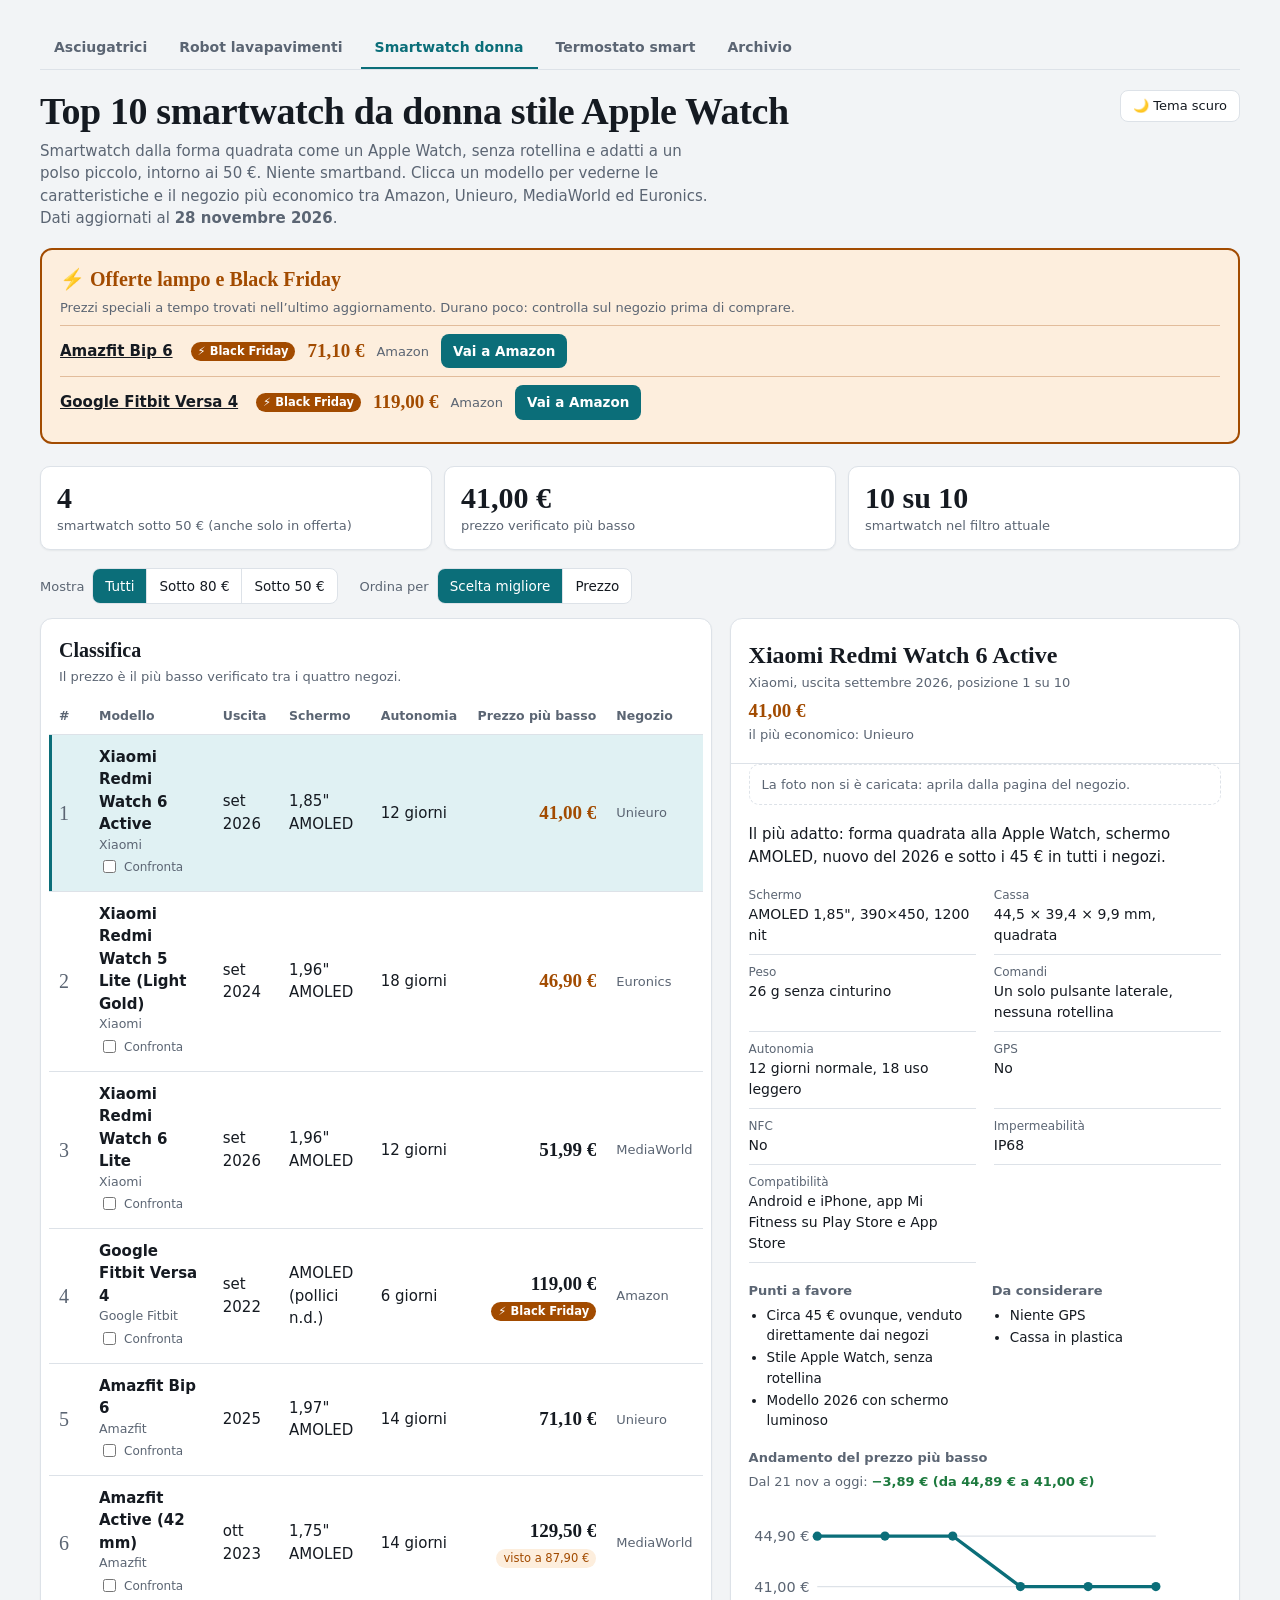
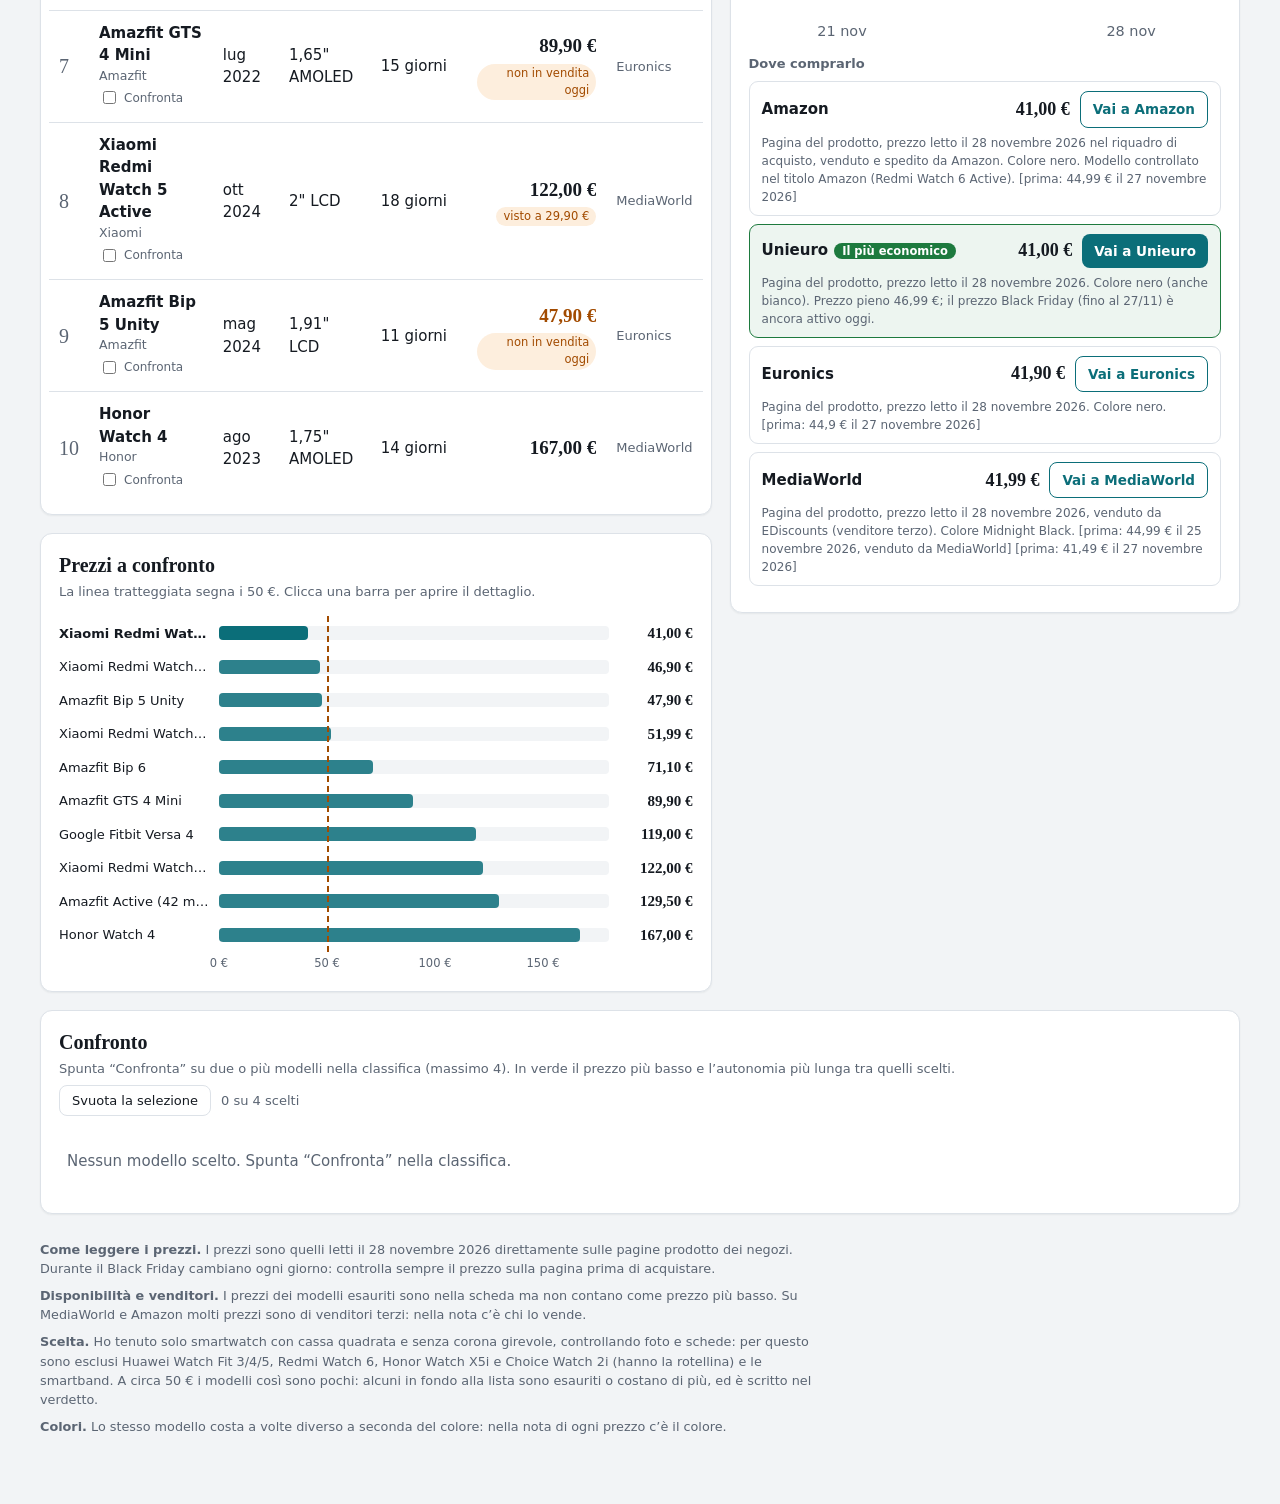
<file: smartwatch-donna/index.html>
<!DOCTYPE html>
<html lang="it">
<head>
<meta charset="utf-8">
<meta name="viewport" content="width=device-width, initial-scale=1">
<title>Top 10 smartwatch da donna</title>
<link rel="stylesheet" href="../shared/dashboard.css">
</head>
<body>
<div class="wrap">
  <header>
    <h1>Top 10 smartwatch da donna stile Apple Watch</h1>
    <p>Smartwatch dalla forma quadrata come un Apple Watch, senza rotellina e adatti a un polso piccolo, intorno ai 50 €. Niente smartband. Clicca un modello per vederne le caratteristiche e il negozio più economico tra Amazon, Unieuro, MediaWorld ed Euronics.</p>
    <p>Dati aggiornati al <strong id="updated"></strong>.</p>
  </header>

  <main id="app"></main>

  <footer>
    <p><strong>Come leggere i prezzi.</strong> I prezzi sono quelli letti il 28 novembre 2026 direttamente sulle pagine prodotto dei negozi. Durante il Black Friday cambiano ogni giorno: controlla sempre il prezzo sulla pagina prima di acquistare.</p>
    <p><strong>Disponibilità e venditori.</strong> I prezzi dei modelli esauriti sono nella scheda ma non contano come prezzo più basso. Su MediaWorld e Amazon molti prezzi sono di venditori terzi: nella nota c’è chi lo vende.</p>
    <p><strong>Scelta.</strong> Ho tenuto solo smartwatch con cassa quadrata e senza corona girevole, controllando foto e schede: per questo sono esclusi Huawei Watch Fit 3/4/5, Redmi Watch 6, Honor Watch X5i e Choice Watch 2i (hanno la rotellina) e le smartband. A circa 50 € i modelli così sono pochi: alcuni in fondo alla lista sono esauriti o costano di più, ed è scritto nel verdetto.</p>
    <p><strong>Colori.</strong> Lo stesso modello costa a volte diverso a seconda del colore: nella nota di ogni prezzo c’è il colore.</p>
  </footer>
</div>

<script>
  var CONFIG = {"noun": "smartwatch", "one": "uno smartwatch", "budget": 50, "filters": [80, 50], "columns": [["Schermo", "schermo"], ["Autonomia", "autonomia"]], "best": {"key": "autonomia", "higher": true, "text": "l’autonomia più lunga"}};

  var W = [
    {
      id: "redmiwatch6active", photo: "https://www.unieuro.it/medias/sys_master/root/h7c/h6e/64366561624094/-api-rest-00ed29448a7522f610cac04d7b9ea7e0-assets-6021b8d7fc8abd1f5bc2a58f14d60df6-preview-sgmConversionBaseFormat-sgmProductFormat.jpg", photoSrc: "https://www.unieuro.it/online/Smartwatch/Redmi-Watch-6-Active-pidRMIWATCH6ACTIVEMB",
      rank: 1, name: "Xiaomi Redmi Watch 6 Active", brand: "Xiaomi", year: 2026, month: 9,
      short: {"schermo": "1,85\" AMOLED", "autonomia": "12 giorni"},
      specs: [["Schermo", "AMOLED 1,85\", 390×450, 1200 nit"], ["Cassa", "44,5 × 39,4 × 9,9 mm, quadrata"], ["Peso", "26 g senza cinturino"], ["Comandi", "Un solo pulsante laterale, nessuna rotellina"], ["Autonomia", "12 giorni normale, 18 uso leggero"], ["GPS", "No"], ["NFC", "No"], ["Impermeabilità", "IP68"], ["Compatibilità", "Android e iPhone, app Mi Fitness su Play Store e App Store"]],
      verdict: "Il più adatto: forma quadrata alla Apple Watch, schermo AMOLED, nuovo del 2026 e sotto i 45 € in tutti i negozi.",
      pros: ["Circa 45 € ovunque, venduto direttamente dai negozi", "Stile Apple Watch, senza rotellina", "Modello 2026 con schermo luminoso"],
      cons: ["Niente GPS", "Cassa in plastica"],
      offers: [
        { store: "Unieuro", price: 41, fresh: true, url: "https://www.unieuro.it/online/Smartwatch/Redmi-Watch-6-Active-pidRMIWATCH6ACTIVEMB", note: "Pagina del prodotto, prezzo letto il 28 novembre 2026. Colore nero (anche bianco). Prezzo pieno 46,99 €; il prezzo Black Friday (fino al 27/11) è ancora attivo oggi." },
        { store: "MediaWorld", price: 41.99, fresh: true, url: "https://www.mediaworld.it/it/product/_xiaomi-redmi-watch-6-active-midnight-black-597920.html", note: "Pagina del prodotto, prezzo letto il 28 novembre 2026, venduto da EDiscounts (venditore terzo). Colore Midnight Black. [prima: 44,99 € il 25 novembre 2026, venduto da MediaWorld] [prima: 41,49 € il 27 novembre 2026]" },
        { store: "Euronics", price: 41.9, fresh: true, url: "https://www.euronics.it/telefonia/wearable/smartwatch/xiaomi---smartwatch-redmi-watch-6-active-black/262009562.html", note: "Pagina del prodotto, prezzo letto il 28 novembre 2026. Colore nero. [prima: 44,9 € il 27 novembre 2026]" },
        { store: "Amazon", price: 41, fresh: true, url: "https://www.amazon.it/dp/B0H6WVVCC1", note: "Pagina del prodotto, prezzo letto il 28 novembre 2026 nel riquadro di acquisto, venduto e spedito da Amazon. Colore nero. Modello controllato nel titolo Amazon (Redmi Watch 6 Active). [prima: 44,99 € il 27 novembre 2026]" }
      ]
    },
    {
      id: "redmiwatch5lite", photo: "https://www.unieuro.it/medias/sys_master/root/h4d/hec/50111618318366/-api-rest-00ed29448a7522f610cac04d7b9ea7e0-assets-8e2f0ff9c299a8333d43397161679473-preview-sgmConversionBaseFormat-sgmProductFormat.jpg", photoSrc: "https://www.unieuro.it/online/Smartwatch/Redmi-Watch-5-Lite-pidRMIWATCH5LITEG",
      rank: 2, name: "Xiaomi Redmi Watch 5 Lite (Light Gold)", brand: "Xiaomi", year: 2024, month: 9,
      short: {"schermo": "1,96\" AMOLED", "autonomia": "18 giorni"},
      specs: [["Schermo", "AMOLED 1,96\", 410×502"], ["Cassa", "48,1 × 39,2 × 10,6 mm, quadrata"], ["Peso", "29,2 g senza cinturino"], ["Comandi", "Un solo pulsante a destra, nessuna rotellina"], ["Autonomia", "18 giorni tipica"], ["GPS", "Sì, integrato"], ["NFC", "No"], ["Impermeabilità", "5 ATM"], ["Compatibilità", "Android e iPhone, app Mi Fitness su Play Store e App Store"]],
      verdict: "Nella versione color oro chiaro è il più elegante sotto i 50 €, con GPS e batteria lunga; è un po’ più grande del 6 Active.",
      pros: ["Colore oro chiaro molto femminile", "GPS integrato e 18 giorni di batteria", "Circa 46 € venduto da Unieuro, MediaWorld ed Euronics"],
      cons: ["Cassa da 48 mm: grande per un polso molto piccolo", "Modello del 2024"],
      offers: [
        { store: "Unieuro", price: 46.99, fresh: true, url: "https://www.unieuro.it/online/Smartwatch/Redmi-Watch-5-Lite-pidRMIWATCH5LITEG", note: "Pagina del prodotto, prezzo letto il 28 novembre 2026. Colore oro (Light Gold). Poche unità disponibili. Prezzo valido fino al 30/11." },
        { store: "MediaWorld", price: 46.99, fresh: true, url: "https://www.mediaworld.it/it/product/_smartwatch-xiaomi-redmi-watch-5-lite-light-gold-403251.html", note: "Pagina del prodotto, prezzo letto il 28 novembre 2026, venduto da GORILLA MARKET (venditore terzo; il 25/11 vendeva MediaWorld). Colore Light Gold. [prima: 45,99 € il 26 novembre 2026]" },
        { store: "Euronics", price: 46.9, fresh: true, url: "https://www.euronics.it/telefonia/wearable/smartwatch/xiaomi---smartwatch-redmi-watch-5-lite-light-gold/252001464.html", note: "Pagina del prodotto, prezzo letto il 28 novembre 2026. Colore Light Gold. [prima: 45,90 € il 26 novembre 2026] [prima: 52,9 € il 27 novembre 2026]" }
      ]
    },
    {
      id: "redmiwatch6lite", photo: "https://www.unieuro.it/medias/sys_master/root/h9e/hdf/64865857503262/-api-rest-00ed29448a7522f610cac04d7b9ea7e0-assets-bc161ab04ef7354435a23c96bcb5dc3a-preview-sgmConversionBaseFormat-sgmProductFormat.jpg", photoSrc: "https://www.unieuro.it/online/Smartwatch/REDMI-WATCH-6-LITE-pidRMIWATCH6LITEBK",
      rank: 3, name: "Xiaomi Redmi Watch 6 Lite", brand: "Xiaomi", year: 2026, month: 9,
      short: {"schermo": "1,96\" AMOLED", "autonomia": "12 giorni"},
      specs: [["Schermo", "AMOLED 1,96\", 410×502, 1500 nit"], ["Cassa", "47,1 × 39,6 × 9,9 mm, quadrata"], ["Peso", "27,8 g senza cinturino"], ["Comandi", "Pulsante laterale, nessuna rotellina indicata"], ["Autonomia", "12 giorni normale, 18 uso leggero"], ["GPS", "Sì, integrato"], ["NFC", "No"], ["Impermeabilità", "5 ATM"], ["Compatibilità", "Android e iPhone, app Mi Fitness su Play Store e App Store"]],
      verdict: "Nuovo del 2026 con GPS e schermo grande e luminoso, a circa 52 €: più grande del 6 Active, meglio per chi lo usa anche per correre.",
      pros: ["GPS integrato", "Schermo molto luminoso", "Circa 52 € su Unieuro e MediaWorld"],
      cons: ["Cassa da 47 mm", "Poco sopra i 50 €"],
      offers: [
        { store: "Unieuro", price: 59.99, fresh: true, url: "https://www.unieuro.it/online/Smartwatch/REDMI-WATCH-6-LITE-pidRMIWATCH6LITEBK", note: "Pagina del prodotto, prezzo letto il 28 novembre 2026. Colore grigio (titolo della pagina). Prezzo valido fino al 3/12." },
        { store: "MediaWorld", price: 51.99, fresh: true, url: "https://www.mediaworld.it/it/product/_xiaomi-redmi-watch-6-lite-steel-gray-597892.html", note: "Pagina del prodotto, prezzo letto il 28 novembre 2026, venduto da EDiscounts (venditore terzo). Colore Steel Gray. [prima: 59 € il 26 novembre 2026]" },
        { store: "Euronics", price: 59.9, fresh: true, url: "https://www.euronics.it/telefonia/wearable/smartwatch/xiaomi---smartwatch-redmi-watch-6-lite-gray/262011291.html", note: "Pagina del prodotto, prezzo letto il 28 novembre 2026. Colore grigio. [prima: 59,90 € il 26 novembre 2026] [prima: 69,9 € il 27 novembre 2026]" },
        { store: "Amazon", price: 58.49, fresh: true, url: "https://www.amazon.it/dp/B0H5KDLK7M", note: "Pagina del prodotto, prezzo letto il 28 novembre 2026: nuovo, venduto e spedito da Amazon, disponibile. Colore nero. Modello controllato nel titolo Amazon (Redmi Watch 6 Lite, 1,96\")." }
      ]
    },
    {
      id: "fitbitversa4", photo: "https://m.media-amazon.com/images/I/618+CO3lonL._AC_SL1500_.jpg", photoSrc: "https://www.amazon.it/dp/B0B6WRRCM3",
      rank: 4, name: "Google Fitbit Versa 4", brand: "Google Fitbit", year: 2022, month: 9,
      short: {"schermo": "AMOLED (pollici n.d.)", "autonomia": "6 giorni"},
      specs: [["Schermo", "AMOLED, Gorilla Glass 3 (pollici n.d.)"], ["Cassa", "40,5 × 40,5 × 11,2 mm, alluminio"], ["Peso", "37,64 g"], ["Comandi", "Un pulsante piatto, nessuna rotellina"], ["Autonomia", "6+ giorni"], ["GPS", "Sì, integrato"], ["NFC", "Sì"], ["Impermeabilità", "fino a 50 m"], ["Compatibilità", "Android e iPhone, app Fitbit su entrambi gli store"]],
      verdict: "Il più simile a un Apple Watch e il più piccolo (40 mm), in rosa e oro rosa, ma costa più del doppio del budget.",
      pros: ["Il più Apple Watch di tutti: 40 mm, alluminio", "GPS e NFC", "Offerta Black Friday venduta da Amazon"],
      cons: ["119 €, più del doppio del budget", "Batteria più corta (6 giorni)", "Modello del 2022"],
      offers: [
        { store: "MediaWorld", price: 152.0, fresh: true, url: "https://www.mediaworld.it/it/product/_smartwatch-fitbit-versa-4-rosa-96803888.html", note: "Pagina del prodotto, prezzo letto il 28 novembre 2026, venduto da EDiscounts (venditore terzo). Colore rosa." },
        { store: "Euronics", price: 169.0, fresh: false, url: "https://www.euronics.it/telefonia/wearable/smartwatch/fitbit---versa-4---fb523rgrw-rosa-sabbia-all-rame-r/222008273.html", note: "Pagina del prodotto, prezzo letto il 28 novembre 2026. Colore rosa sabbia. Esaurito oggi: non conta come prezzo più basso." },
        { store: "Amazon", price: 119.0, fresh: true, url: "https://www.amazon.it/dp/B0B6WRRCM3", note: "Pagina del prodotto, prezzo letto il 28 novembre 2026, venduto da Amazon. Colore rosa sabbia / alluminio rame rosa. Modello controllato nel titolo Amazon.", flash: "Black Friday" }
      ]
    },
    {
      id: "amazfitbip6", photo: "https://www.unieuro.it/medias/sys_master/root/h44/he4/50773415198750/-api-rest-00ed29448a7522f610cac04d7b9ea7e0-assets-ba8f559d4a71b6ccb44cb0da75e2832e-preview-sgmConversionBaseFormat-sgmProductFormat.jpg", photoSrc: "https://www.unieuro.it/online/Smartwatch/Bip-6-Black-pidAMFBIP6BLK",
      rank: 5, name: "Amazfit Bip 6", brand: "Amazfit", year: 2025, month: null,
      short: {"schermo": "1,97\" AMOLED", "autonomia": "14 giorni"},
      specs: [["Schermo", "AMOLED 1,97\", 390×450"], ["Cassa", "46,3 × 40,2 × 10,45 mm, quadrata"], ["Peso", "27,9 g senza cinturino"], ["Comandi", "2 pulsanti, nessuna rotellina"], ["Autonomia", "14 giorni tipica"], ["GPS", "Sì, integrato"], ["NFC", "No"], ["Impermeabilità", "5 ATM"], ["Compatibilità", "Android e iPhone, app Zepp"]],
      verdict: "Batteria lunghissima, GPS e anche in rosa (Blush), ma è grande (46 mm) per un polso piccolo.",
      pros: ["14 giorni di batteria", "GPS integrato", "Offerta Black Friday su Amazon (71 €)"],
      cons: ["Grande: 46 mm", "Sopra budget"],
      offers: [
        { store: "Unieuro", price: 71.1, fresh: true, url: "https://www.unieuro.it/online/Smartwatch/Bip-6-Black-pidAMFBIP6BLK", note: "Pagina del prodotto, prezzo letto il 28 novembre 2026. Colore nero (anche Blush). Prezzo pieno 79,99 €; il prezzo Black Friday (fino al 27/11) è ancora attivo oggi." },
        { store: "MediaWorld", price: 82.07, fresh: true, url: "https://www.mediaworld.it/it/product/_smartwatch-amazfit-bip-6-black-nero-152120448.html", note: "Pagina del prodotto, prezzo letto il 28 novembre 2026, venduto da Lazeph (venditore terzo). Colore nero. [prima: 84,21 € il 26 novembre 2026, venduto da GORILLA MARKET]" },
        { store: "Euronics", price: 71.9, fresh: true, url: "https://www.euronics.it/telefonia/wearable/smartwatch/amazfit---fitness-tracker-bip-6-black/252003069.html", note: "Pagina del prodotto, prezzo letto il 28 novembre 2026. Colore nero (anche Blush e rosso). [prima: 79,9 € il 27 novembre 2026]" },
        { store: "Amazon", price: 71.1, fresh: true, url: "https://www.amazon.it/dp/B0DYP9R6YT", note: "Pagina del prodotto, prezzo letto il 28 novembre 2026, venduto da Amazon. Colore nero. Modello controllato nel titolo Amazon.", flash: "Black Friday" }
      ]
    },
    {
      id: "amazfitactive", photo: "https://www.unieuro.it/medias/sys_master/root/h0c/h06/50587632467998/-api-rest-00ed29448a7522f610cac04d7b9ea7e0-assets-75264637e7da4ef35e9839c3f09fe4b0-preview-sgmConversionBaseFormat-sgmProductFormat.jpg", photoSrc: "https://www.unieuro.it/online/Smartwatch/Active-pidAMFACTIVEB",
      rank: 6, name: "Amazfit Active (42 mm)", brand: "Amazfit", year: 2023, month: 10,
      short: {"schermo": "1,75\" AMOLED", "autonomia": "14 giorni"},
      specs: [["Schermo", "AMOLED 1,75\", 390×450"], ["Cassa", "42,36 × 35,9 × 10,75 mm, quadrata"], ["Peso", "24 g"], ["Comandi", "Un solo pulsante, nessuna rotellina"], ["Autonomia", "14 giorni"], ["GPS", "Sì, integrato"], ["NFC", "No"], ["Impermeabilità", "5 ATM"], ["Compatibilità", "Android e iPhone, app Zepp"]],
      verdict: "Per forma e misura (42 mm) è perfetto per un polso piccolo, ma oggi è esaurito quasi ovunque: c’è solo da un venditore terzo poco affidabile.",
      pros: ["Piccolo e leggero: 42 mm, 24 g", "GPS e 14 giorni di batteria", "Anche in rosa e viola"],
      cons: ["Esaurito su Unieuro, Euronics e Amazon", "Su MediaWorld solo da un venditore terzo con valutazioni basse"],
      offers: [
        { store: "Unieuro", price: 89.99, fresh: false, url: "https://www.unieuro.it/online/Smartwatch/Active-pidAMFACTIVEB", note: "Pagina del prodotto, prezzo letto il 28 novembre 2026. Colore nero. Esaurito oggi: non conta come prezzo più basso." },
        { store: "MediaWorld", price: 129.5, fresh: true, url: "https://www.mediaworld.it/it/product/_smartwatch-amazfit-active-cassa-336-h-cinturino-nero-134730690.html", note: "Pagina del prodotto, prezzo letto il 28 novembre 2026, venduto da DM Online Store (venditore terzo, valutazione 2,33/5). Colore nero." },
        { store: "Euronics", price: 87.9, fresh: false, url: "https://www.euronics.it/telefonia/wearable/smartwatch/amazfit---smartwatch-active-black/232012143.html", note: "Pagina del prodotto, prezzo letto il 28 novembre 2026. Colore nero. Esaurito oggi: non conta come prezzo più basso." }
      ]
    },
    {
      id: "amazfitgts4mini", photo: "https://www.euronics.it/dw/image/v2/BFPN_PRD/on/demandware.static/-/Sites-catalog_euronics_master/default/dwd38b7514/hi-res/222008607.jpg", photoSrc: "https://www.euronics.it/telefonia/wearable/smartwatch/amazfit---smart-watch-gts-4-mini-mint-blue/222008607.html",
      rank: 7, name: "Amazfit GTS 4 Mini", brand: "Amazfit", year: 2022, month: 7,
      short: {"schermo": "1,65\" AMOLED", "autonomia": "15 giorni"},
      specs: [["Schermo", "AMOLED 1,65\", 336×384"], ["Cassa", "41,8 × 36,66 × 9,1 mm, quadrata"], ["Peso", "31,2 g"], ["Comandi", "Un solo pulsante laterale, nessuna rotellina"], ["Autonomia", "15 giorni"], ["GPS", "Sì, integrato"], ["NFC", "No (versione europea)"], ["Impermeabilità", "5 ATM"], ["Compatibilità", "Android e iPhone, app Zepp"]],
      verdict: "Il più piccolo e sottile, pensato proprio per i polsi piccoli, ma oggi non si trova disponibile in nessuno dei quattro negozi.",
      pros: ["Il più piccolo: 41,8 mm e 9,1 mm di spessore", "15 giorni di batteria e GPS"],
      cons: ["Esaurito ovunque oggi", "Modello del 2022"],
      offers: [
        { store: "Euronics", price: 89.9, fresh: false, url: "https://www.euronics.it/telefonia/wearable/smartwatch/amazfit---smart-watch-gts-4-mini-mint-blue/222008607.html", note: "Pagina del prodotto, prezzo letto il 28 novembre 2026. Colore Mint Blue (gli altri colori 94,90–99,90 €). Esaurito oggi: non conta come prezzo più basso." }
      ]
    },
    {
      id: "redmiwatch5active", photo: "https://www.unieuro.it/medias/sys_master/root/hcf/he6/50111718588446/-api-rest-00ed29448a7522f610cac04d7b9ea7e0-assets-34d5d9e98009303e588234273c635497-preview-sgmConversionBaseFormat-sgmProductFormat.jpg", photoSrc: "https://www.unieuro.it/online/Smartwatch/Redmi-Watch-5-Active-pidRMIWATCH5ACTIVEB",
      rank: 8, name: "Xiaomi Redmi Watch 5 Active", brand: "Xiaomi", year: 2024, month: 10,
      short: {"schermo": "2\" LCD", "autonomia": "18 giorni"},
      specs: [["Schermo", "LCD 2\", 320×385 (non AMOLED)"], ["Cassa", "49,1 × 40,4 × 11,4 mm, quadrata"], ["Peso", "30,6 g senza cinturino"], ["Comandi", "Un solo pulsante a destra, nessuna rotellina"], ["Autonomia", "18 giorni"], ["GPS", "No"], ["NFC", "No"], ["Impermeabilità", "5 ATM"], ["Compatibilità", "Android e iPhone, app Mi Fitness su Play Store e App Store"]],
      verdict: "Superato dal 6 Active: schermo LCD meno bello, cassa grande e oggi lo vendono solo venditori terzi a prezzo più alto del modello nuovo.",
      pros: ["18 giorni di batteria", "Forma quadrata senza rotellina"],
      cons: ["Schermo LCD", "49 mm: grande", "Solo da venditori terzi, più caro del 6 Active"],
      offers: [
        { store: "Unieuro", price: 31.99, fresh: false, url: "https://www.unieuro.it/online/Smartwatch/Redmi-Watch-5-Active-pidRMIWATCH5ACTIVEB", note: "Pagina del prodotto, prezzo letto il 28 novembre 2026. Colore nero. Esaurito oggi: non conta come prezzo più basso." },
        { store: "MediaWorld", price: 122, fresh: true, url: "https://www.mediaworld.it/it/product/_smartwatch-xiaomi-bhr8784gl-cassa-nero-cinturino-nero-146207947.html", note: "Pagina del prodotto, prezzo letto il 28 novembre 2026, venduto da mbotechit (venditore terzo). Colore Midnight Black. [prima: 61,98 € il 27 novembre 2026, venduto da Electronic Shops IT]" },
        { store: "Euronics", price: 29.9, fresh: false, url: "https://www.euronics.it/telefonia/wearable/accessori-wearable/xiaomi---watch-5-active-midnight-black/252000176.html", note: "Pagina del prodotto, prezzo letto il 28 novembre 2026. Colore Midnight Black. Esaurito oggi: non conta come prezzo più basso." },
        { store: "Amazon", price: 56.89, fresh: false, url: "https://www.amazon.it/dp/B0DFZPR9Z4", note: "Pagina del prodotto ricontrollata il 28 novembre 2026: nessun prezzo nel riquadro di acquisto (solo \"Vedi tutte le opzioni\"). 56,89 € è il prezzo letto il 27 novembre 2026 da MK TRADE SIA (venditore terzo): non conta come prezzo più basso." }
      ]
    },
    {
      id: "amazfitbip5unity", photo: "https://www.euronics.it/dw/image/v2/BFPN_PRD/on/demandware.static/-/Sites-catalog_euronics_master/default/dw0ba9de7d/hi-res/242005924.jpg", photoSrc: "https://www.euronics.it/telefonia/wearable/smartwatch/amazfit---smartwatch-bip-5-unity-grey/242005924.html",
      rank: 9, name: "Amazfit Bip 5 Unity", brand: "Amazfit", year: 2024, month: 5,
      short: {"schermo": "1,91\" LCD", "autonomia": "11 giorni"},
      specs: [["Schermo", "TFT-LCD 1,91\", 320×380 (non AMOLED)"], ["Cassa", "45,8 × 37,08 × 10 mm, quadrata"], ["Peso", "24 g senza cinturino"], ["Comandi", "Un solo pulsante, nessuna rotellina"], ["Autonomia", "11 giorni tipica"], ["GPS", "No (usa il telefono)"], ["NFC", "No"], ["Impermeabilità", "IP68"], ["Compatibilità", "Android e iPhone, app Zepp"]],
      verdict: "Leggero e quadrato, ma con schermo LCD ed esaurito oggi: tienilo d’occhio solo se torna sotto i 50 €.",
      pros: ["Leggero: 24 g", "Forma quadrata senza rotellina"],
      cons: ["Schermo LCD", "Esaurito ovunque oggi"],
      offers: [
        { store: "Euronics", price: 47.9, fresh: false, url: "https://www.euronics.it/telefonia/wearable/smartwatch/amazfit---smartwatch-bip-5-unity-grey/242005924.html", note: "Pagina del prodotto, prezzo letto il 28 novembre 2026. Colore Grey (anche Charcoal). Esaurito oggi: non conta come prezzo più basso." }
      ]
    },
    {
      id: "honorwatch4", photo: "https://assets.mmsrg.com/isr/166325/c1/-/ASSET_MP_139237969/fee_786_587_png", photoSrc: "https://www.mediaworld.it/it/product/_smartwatch-honor-watch-4-cassa-4-gb-cinturino-nero-133683100.html",
      rank: 10, name: "Honor Watch 4", brand: "Honor", year: 2023, month: 8,
      short: {"schermo": "1,75\" AMOLED", "autonomia": "14 giorni"},
      specs: [["Schermo", "AMOLED 1,75\", 450×390"], ["Cassa", "45,3 × 39,1 × 11,2 mm, alluminio"], ["Peso", "circa 32 g senza cinturino"], ["Comandi", "Un solo pulsante, nessuna rotellina"], ["Autonomia", "14 giorni"], ["GPS", "Sì, integrato"], ["NFC", "n.d. per l’Europa"], ["Impermeabilità", "5 ATM"], ["Compatibilità", "Android e iPhone, app Honor Health"]],
      verdict: "Bel design in alluminio stile Apple Watch, ma oggi c’è solo da un venditore terzo poco affidabile a un prezzo alto: messo per completezza.",
      pros: ["Cassa in alluminio, linee pulite", "GPS e 14 giorni di batteria"],
      cons: ["167 € da un venditore terzo con valutazioni basse", "Modello del 2023"],
      offers: [
        { store: "MediaWorld", price: 167.0, fresh: true, url: "https://www.mediaworld.it/it/product/_smartwatch-honor-watch-4-cassa-4-gb-cinturino-nero-133683100.html", note: "Pagina del prodotto, prezzo letto il 28 novembre 2026, venduto da mbotechit (venditore terzo, valutazione 2,25/5). Colore nero." }
      ]
    }
  ];

  // Galleria completa della pagina del negozio (la prima è la foto principale).
  var GALLERY = {
    redmiwatch6active: [
      "https://www.unieuro.it/medias/sys_master/root/h7c/h6e/64366561624094/-api-rest-00ed29448a7522f610cac04d7b9ea7e0-assets-6021b8d7fc8abd1f5bc2a58f14d60df6-preview-sgmConversionBaseFormat-sgmProductFormat.jpg"
    ],
    redmiwatch5lite: [
      "https://www.unieuro.it/medias/sys_master/root/h4d/hec/50111618318366/-api-rest-00ed29448a7522f610cac04d7b9ea7e0-assets-8e2f0ff9c299a8333d43397161679473-preview-sgmConversionBaseFormat-sgmProductFormat.jpg",
      "https://www.unieuro.it/medias/sys_master/root/h39/h5b/50111690473502/-api-rest-00ed29448a7522f610cac04d7b9ea7e0-assets-3c63878c07755fb0916bf7812f876da4-preview-sgmConversionBaseFormat-sgmProductFormat.jpg",
      "https://www.unieuro.it/medias/sys_master/root/h47/hb5/50111820136478/-api-rest-00ed29448a7522f610cac04d7b9ea7e0-assets-81aee65b59a24e1b8f2b5dd4850991f4-preview-sgmConversionBaseFormat-sgmProductFormat.jpg",
      "https://www.unieuro.it/medias/sys_master/root/h87/h1f/50111769313310/-api-rest-00ed29448a7522f610cac04d7b9ea7e0-assets-f48d026c05d6d6903c23e6d2d8466d4c-preview-sgmConversionBaseFormat-sgmProductFormat.jpg",
      "https://www.unieuro.it/medias/sys_master/root/h19/h5d/50111659933726/-api-rest-00ed29448a7522f610cac04d7b9ea7e0-assets-3a3a370b1efa9dfdc4d3cc3739aae361-preview-sgmConversionBaseFormat-sgmProductFormat.jpg",
      "https://www.unieuro.it/medias/sys_master/root/h67/hd1/50532366614558/-api-rest-00ed29448a7522f610cac04d7b9ea7e0-assets-f4063dfabd25f07c67170161d1eb6a2d-preview-sgmConversionBaseFormat-sgmProductFormat.jpg"
    ],
    redmiwatch6lite: [
      "https://www.unieuro.it/medias/sys_master/root/h9e/hdf/64865857503262/-api-rest-00ed29448a7522f610cac04d7b9ea7e0-assets-bc161ab04ef7354435a23c96bcb5dc3a-preview-sgmConversionBaseFormat-sgmProductFormat.jpg",
      "https://www.unieuro.it/medias/sys_master/root/h39/h0c/64865908293662/-api-rest-00ed29448a7522f610cac04d7b9ea7e0-assets-468fa31e3f185ecd35c2129b643d1072-preview-sgmConversionBaseFormat-sgmProductFormat.jpg",
      "https://www.unieuro.it/medias/sys_master/root/h78/h45/64865936932894/-api-rest-00ed29448a7522f610cac04d7b9ea7e0-assets-70cb716f564c3a631c541fabcedb630c-preview-sgmConversionBaseFormat-sgmProductFormat.jpg",
      "https://www.unieuro.it/medias/sys_master/root/had/h50/64704428245022/-api-rest-00ed29448a7522f610cac04d7b9ea7e0-assets-54e95b5b75fb6713409165370b76fb27-preview-sgmConversionBaseFormat-sgmProductFormat.jpg"
    ],
    fitbitversa4: [
      "https://m.media-amazon.com/images/I/618+CO3lonL._AC_SL1500_.jpg",
      "https://m.media-amazon.com/images/I/81bLqwISibL._AC_SL1500_.jpg",
      "https://m.media-amazon.com/images/I/61Kth6F42uL._AC_SL1500_.jpg",
      "https://m.media-amazon.com/images/I/71yLznMUlsL._AC_SL1500_.jpg",
      "https://m.media-amazon.com/images/I/61fElU8tvbL._AC_SL1500_.jpg",
      "https://m.media-amazon.com/images/I/813I8y+1w6L._AC_SL1500_.jpg",
      "https://m.media-amazon.com/images/I/71UvwXjLhUL._AC_SL1500_.jpg"
    ],
    amazfitbip6: [
      "https://www.unieuro.it/medias/sys_master/root/h44/he4/50773415198750/-api-rest-00ed29448a7522f610cac04d7b9ea7e0-assets-ba8f559d4a71b6ccb44cb0da75e2832e-preview-sgmConversionBaseFormat-sgmProductFormat.jpg",
      "https://www.unieuro.it/medias/sys_master/root/he2/h6a/50773385379870/-api-rest-00ed29448a7522f610cac04d7b9ea7e0-assets-1d74b90892e23e947a12e46a2daf732a-preview-sgmConversionBaseFormat-sgmProductFormat.jpg",
      "https://www.unieuro.it/medias/sys_master/root/hb1/h84/50773407727646/-api-rest-00ed29448a7522f610cac04d7b9ea7e0-assets-a34c3f7dd18619dccad32e119e4fb478-preview-sgmConversionBaseFormat-sgmProductFormat.jpg",
      "https://www.unieuro.it/medias/sys_master/root/h94/hf6/50773308801054/-api-rest-00ed29448a7522f610cac04d7b9ea7e0-assets-6697245e4c5a5360231cf159c4e77730-preview-sgmConversionBaseFormat-sgmProductFormat.jpg",
      "https://www.unieuro.it/medias/sys_master/root/h1d/h9f/50773366833182/-api-rest-00ed29448a7522f610cac04d7b9ea7e0-assets-01a7283ffa21571ab7d2bf61b726a443-preview-sgmConversionBaseFormat-sgmProductFormat.jpg",
      "https://www.unieuro.it/medias/sys_master/root/h38/hf7/50773318107166/-api-rest-00ed29448a7522f610cac04d7b9ea7e0-assets-13fd99e1949c51773b516b40169d86fe-preview-sgmConversionBaseFormat-sgmProductFormat.jpg",
      "https://www.unieuro.it/medias/sys_master/root/had/hfb/50773404516382/-api-rest-00ed29448a7522f610cac04d7b9ea7e0-assets-49659d9bcc7c115af0ddaaa98985cffe-preview-sgmConversionBaseFormat-sgmProductFormat.jpg",
      "https://www.unieuro.it/medias/sys_master/root/h5e/h0c/50773344452638/-api-rest-00ed29448a7522f610cac04d7b9ea7e0-assets-1261594edfa9205828cba3dcebbffc46-preview-sgmConversionBaseFormat-sgmProductFormat.jpg",
      "https://www.unieuro.it/medias/sys_master/root/hce/hb6/50773420507166/-api-rest-00ed29448a7522f610cac04d7b9ea7e0-assets-b85aaa3c9a3bc74e65ca78fa250331b4-preview-sgmConversionBaseFormat-sgmProductFormat.jpg",
      "https://www.unieuro.it/medias/sys_master/root/ha3/h52/50773384331294/-api-rest-00ed29448a7522f610cac04d7b9ea7e0-assets-5b1bd0a19af5b47f71328da55184bc24-preview-sgmConversionBaseFormat-sgmProductFormat.jpg",
      "https://www.unieuro.it/medias/sys_master/root/h09/hef/50773408251934/-api-rest-00ed29448a7522f610cac04d7b9ea7e0-assets-8db62bce19518e58c6d7b9c3fb412f45-preview-sgmConversionBaseFormat-sgmProductFormat.jpg",
      "https://www.unieuro.it/medias/sys_master/root/haf/h76/50773364310046/-api-rest-00ed29448a7522f610cac04d7b9ea7e0-assets-6f21324ec66e41a3dd79336c95227b0a-preview-sgmConversionBaseFormat-sgmProductFormat.jpg",
      "https://www.unieuro.it/medias/sys_master/root/h89/h5c/50773314830366/-api-rest-00ed29448a7522f610cac04d7b9ea7e0-assets-962a039d41993db5b248e53283a289f8-preview-sgmConversionBaseFormat-sgmProductFormat.jpg",
      "https://www.unieuro.it/medias/sys_master/root/he8/hdf/50773339144222/-api-rest-00ed29448a7522f610cac04d7b9ea7e0-assets-89dd9c54c18647f7a768801bdfbd0d84-preview-sgmConversionBaseFormat-sgmProductFormat.jpg"
    ],
    amazfitactive: [
      "https://www.unieuro.it/medias/sys_master/root/h0c/h06/50587632467998/-api-rest-00ed29448a7522f610cac04d7b9ea7e0-assets-75264637e7da4ef35e9839c3f09fe4b0-preview-sgmConversionBaseFormat-sgmProductFormat.jpg",
      "https://www.unieuro.it/medias/sys_master/root/hac/hde/50587704557598/-api-rest-00ed29448a7522f610cac04d7b9ea7e0-assets-ca0f1b559232ce85bad2d871af7c0b4f-preview-sgmConversionBaseFormat-sgmProductFormat.jpg",
      "https://www.unieuro.it/medias/sys_master/root/hbb/h26/50587714224158/-api-rest-00ed29448a7522f610cac04d7b9ea7e0-assets-827bc385d884d3018479a12355f6d8f4-preview-sgmConversionBaseFormat-sgmProductFormat.jpg",
      "https://www.unieuro.it/medias/sys_master/root/h3f/h76/50587627290654/-api-rest-00ed29448a7522f610cac04d7b9ea7e0-assets-ef0e7f656eebfef055a17c56617cc3d0-preview-sgmConversionBaseFormat-sgmProductFormat.jpg",
      "https://www.unieuro.it/medias/sys_master/root/h2e/hf1/50587638693918/-api-rest-00ed29448a7522f610cac04d7b9ea7e0-assets-38b8d65508404c134ea8775ba76edcf2-preview-sgmConversionBaseFormat-sgmProductFormat.jpg",
      "https://www.unieuro.it/medias/sys_master/root/h79/h39/50587613364254/-api-rest-00ed29448a7522f610cac04d7b9ea7e0-assets-b4c2d86f3aa3bfd0303f2b4ff59b4c83-preview-sgmConversionBaseFormat-sgmProductFormat.jpg",
      "https://www.unieuro.it/medias/sys_master/root/h3e/h33/50587684438046/-api-rest-00ed29448a7522f610cac04d7b9ea7e0-assets-fc913eafca9ba02f138c2a088c80f3b3-preview-sgmConversionBaseFormat-sgmProductFormat.jpg",
      "https://www.unieuro.it/medias/sys_master/root/h33/hbd/50587690926110/-api-rest-00ed29448a7522f610cac04d7b9ea7e0-assets-7fb85eb5309bc98e855361e499f4ecb9-preview-sgmConversionBaseFormat-sgmProductFormat.jpg",
      "https://www.unieuro.it/medias/sys_master/root/h58/had/50587555692574/-api-rest-00ed29448a7522f610cac04d7b9ea7e0-assets-7811812bb7e85129882c1f39865cd7e9-preview-sgmConversionBaseFormat-sgmProductFormat.jpg"
    ],
    amazfitgts4mini: [
      "https://www.euronics.it/dw/image/v2/BFPN_PRD/on/demandware.static/-/Sites-catalog_euronics_master/default/dwd38b7514/hi-res/222008607.jpg"
    ],
    redmiwatch5active: [
      "https://www.unieuro.it/medias/sys_master/root/hcf/he6/50111718588446/-api-rest-00ed29448a7522f610cac04d7b9ea7e0-assets-34d5d9e98009303e588234273c635497-preview-sgmConversionBaseFormat-sgmProductFormat.jpg",
      "https://www.unieuro.it/medias/sys_master/root/h95/hbb/50111716425758/-api-rest-00ed29448a7522f610cac04d7b9ea7e0-assets-9a8825babd39450f8f0dbc7b4e455e87-preview-sgmConversionBaseFormat-sgmProductFormat.jpg",
      "https://www.unieuro.it/medias/sys_master/root/h30/heb/50111592890398/-api-rest-00ed29448a7522f610cac04d7b9ea7e0-assets-f0e5df66f9fabd6356ee127c98e7a4cb-preview-sgmConversionBaseFormat-sgmProductFormat.jpg",
      "https://www.unieuro.it/medias/sys_master/root/hd6/h23/50111688835102/-api-rest-00ed29448a7522f610cac04d7b9ea7e0-assets-b2c3fa8cf43fbaa368f8df7bdc8c973d-preview-sgmConversionBaseFormat-sgmProductFormat.jpg",
      "https://www.unieuro.it/medias/sys_master/root/h4f/h70/50111630180382/-api-rest-00ed29448a7522f610cac04d7b9ea7e0-assets-6b44ce1004b5bfec39641ef89906ce74-preview-sgmConversionBaseFormat-sgmProductFormat.jpg",
      "https://www.unieuro.it/medias/sys_master/root/h26/hc2/50519944069150/-api-rest-00ed29448a7522f610cac04d7b9ea7e0-assets-244177ff4aad1c92e08d117169ccd80f-preview-sgmConversionBaseFormat-sgmProductFormat.jpg"
    ],
    amazfitbip5unity: [
      "https://www.euronics.it/dw/image/v2/BFPN_PRD/on/demandware.static/-/Sites-catalog_euronics_master/default/dw0ba9de7d/hi-res/242005924.jpg"
    ],
    honorwatch4: [
      "https://assets.mmsrg.com/isr/166325/c1/-/ASSET_MP_139237969/fee_786_587_png"
    ]
  };

  // Prezzo più basso verificato per giorno (scripts/storico.py).
  var HISTORY = {
    redmiwatch6active: [["2026-11-21", 44.89], ["2026-11-24", 44.90], ["2026-11-25", 44.90], ["2026-11-26", 41.00], ["2026-11-27", 41.00], ["2026-11-28", 41.00]],
    redmiwatch5lite: [["2026-11-21", 45.90], ["2026-11-24", 45.90], ["2026-11-25", 45.90], ["2026-11-26", 45.90], ["2026-11-27", 46.99], ["2026-11-28", 46.90]],
    redmiwatch6lite: [["2026-11-21", 51.99], ["2026-11-24", 51.99], ["2026-11-25", 51.99], ["2026-11-26", 58.49], ["2026-11-27", 51.99], ["2026-11-28", 51.99]],
    fitbitversa4: [["2026-11-21", 119.00], ["2026-11-24", 119.00], ["2026-11-25", 119.00], ["2026-11-26", 119.00], ["2026-11-27", 119.00], ["2026-11-28", 119.00]],
    amazfitbip6: [["2026-11-21", 71.10], ["2026-11-24", 71.10], ["2026-11-25", 71.10], ["2026-11-26", 71.10], ["2026-11-27", 71.10], ["2026-11-28", 71.10]],
    amazfitactive: [["2026-11-21", 129.50], ["2026-11-24", 129.50], ["2026-11-25", 129.50], ["2026-11-26", 129.50], ["2026-11-27", 129.50], ["2026-11-28", 129.50]],
    amazfitgts4mini: [],
    redmiwatch5active: [["2026-11-21", 55.02], ["2026-11-24", 67.58], ["2026-11-25", 55.39], ["2026-11-26", 55.39], ["2026-11-27", 122.00], ["2026-11-28", 122.00]],
    amazfitbip5unity: [],
    honorwatch4: [["2026-11-21", 167.00], ["2026-11-24", 167.00], ["2026-11-25", 167.00], ["2026-11-26", 167.00], ["2026-11-27", 167.00], ["2026-11-28", 167.00]]
  };

  // Da cambiare a ogni aggiornamento dei dati.
  var UPDATED = "28 novembre 2026";
</script>
<script src="../shared/dashboard.js"></script>
</body>
</html>
</file>
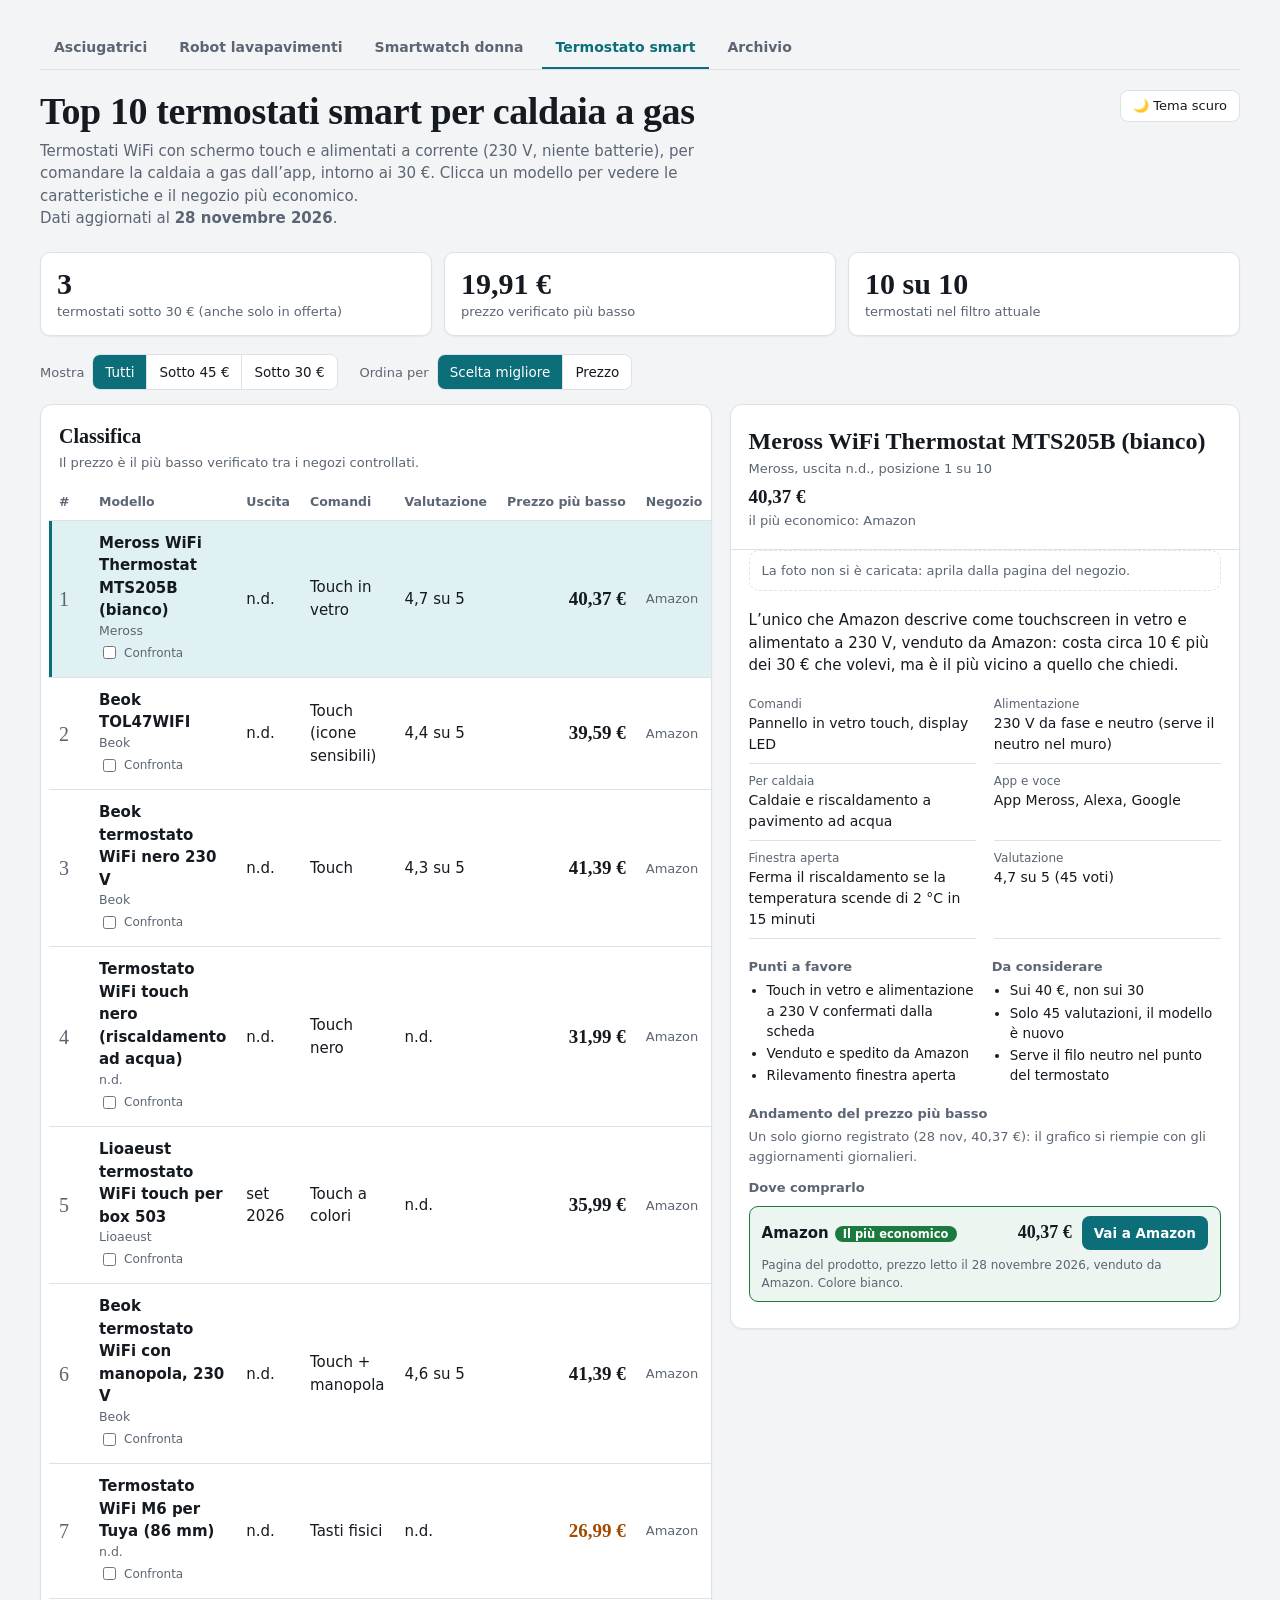
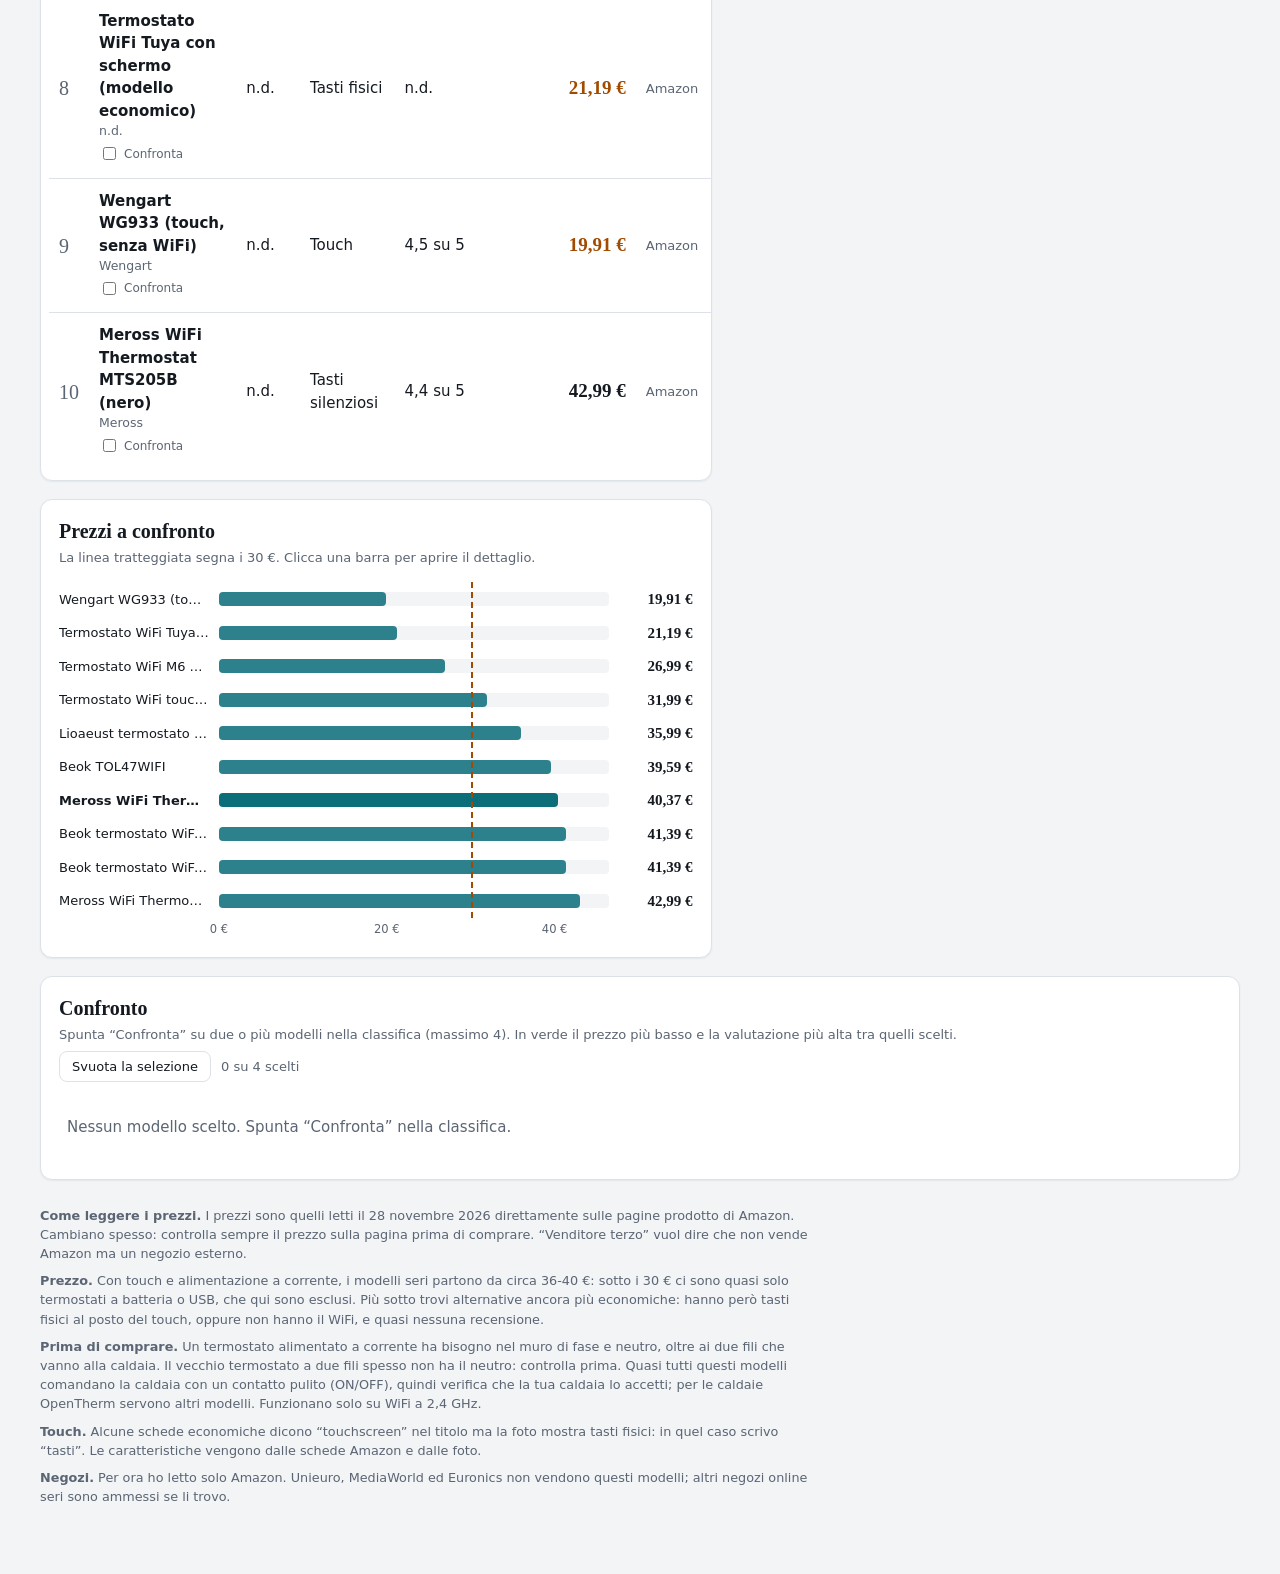
<file: termostato/index.html>
<!DOCTYPE html>
<html lang="it">
<head>
<meta charset="utf-8">
<meta name="viewport" content="width=device-width, initial-scale=1">
<title>Top 10 termostati smart per caldaia a gas</title>
<link rel="stylesheet" href="../shared/dashboard.css">
</head>
<body>
<div class="wrap">
  <header>
    <h1>Top 10 termostati smart per caldaia a gas</h1>
    <p>Termostati WiFi con schermo touch e alimentati a corrente (230 V, niente batterie), per comandare la caldaia a gas dall’app, intorno ai 30 €. Clicca un modello per vedere le caratteristiche e il negozio più economico.</p>
    <p>Dati aggiornati al <strong id="updated"></strong>.</p>
  </header>

  <main id="app"></main>

  <footer>
    <p><strong>Come leggere i prezzi.</strong> I prezzi sono quelli letti il 28 novembre 2026 direttamente sulle pagine prodotto di Amazon. Cambiano spesso: controlla sempre il prezzo sulla pagina prima di comprare. “Venditore terzo” vuol dire che non vende Amazon ma un negozio esterno.</p>
    <p><strong>Prezzo.</strong> Con touch e alimentazione a corrente, i modelli seri partono da circa 36-40 €: sotto i 30 € ci sono quasi solo termostati a batteria o USB, che qui sono esclusi. Più sotto trovi alternative ancora più economiche: hanno però tasti fisici al posto del touch, oppure non hanno il WiFi, e quasi nessuna recensione.</p>
    <p><strong>Prima di comprare.</strong> Un termostato alimentato a corrente ha bisogno nel muro di fase e neutro, oltre ai due fili che vanno alla caldaia. Il vecchio termostato a due fili spesso non ha il neutro: controlla prima. Quasi tutti questi modelli comandano la caldaia con un contatto pulito (ON/OFF), quindi verifica che la tua caldaia lo accetti; per le caldaie OpenTherm servono altri modelli. Funzionano solo su WiFi a 2,4 GHz.</p>
    <p><strong>Touch.</strong> Alcune schede economiche dicono “touchscreen” nel titolo ma la foto mostra tasti fisici: in quel caso scrivo “tasti”. Le caratteristiche vengono dalle schede Amazon e dalle foto.</p>
    <p><strong>Negozi.</strong> Per ora ho letto solo Amazon. Unieuro, MediaWorld ed Euronics non vendono questi modelli; altri negozi online seri sono ammessi se li trovo.</p>
  </footer>
</div>

<script>
  var CONFIG = {"noun": "termostati", "one": "un termostato", "budget": 30, "filters": [45, 30], "columns": [["Comandi", "comandi"], ["Valutazione", "voto"]], "best": {"key": "voto", "higher": true, "text": "la valutazione più alta"}, "stores": "any"};

  var W = [
    {
      id: "meross205white", photo: "https://m.media-amazon.com/images/I/51XcomJm8uL._AC_SL1000_.jpg", photoSrc: "https://www.amazon.it/dp/B0H8C3PNL8",
      rank: 1, name: "Meross WiFi Thermostat MTS205B (bianco)", brand: "Meross", year: null, month: null,
      short: {"comandi": "Touch in vetro", "voto": "4,7 su 5"},
      specs: [["Comandi", "Pannello in vetro touch, display LED"], ["Alimentazione", "230 V da fase e neutro (serve il neutro nel muro)"], ["Per caldaia", "Caldaie e riscaldamento a pavimento ad acqua"], ["App e voce", "App Meross, Alexa, Google"], ["Finestra aperta", "Ferma il riscaldamento se la temperatura scende di 2 °C in 15 minuti"], ["Valutazione", "4,7 su 5 (45 voti)"]],
      verdict: "L’unico che Amazon descrive come touchscreen in vetro e alimentato a 230 V, venduto da Amazon: costa circa 10 € più dei 30 € che volevi, ma è il più vicino a quello che chiedi.",
      pros: ["Touch in vetro e alimentazione a 230 V confermati dalla scheda", "Venduto e spedito da Amazon", "Rilevamento finestra aperta"],
      cons: ["Sui 40 €, non sui 30", "Solo 45 valutazioni, il modello è nuovo", "Serve il filo neutro nel punto del termostato"],
      offers: [
        { store: "Amazon", price: 40.37, fresh: true, url: "https://www.amazon.it/dp/B0H8C3PNL8", note: "Pagina del prodotto, prezzo letto il 28 novembre 2026, venduto da Amazon. Colore bianco." }
      ]
    },
    {
      id: "beoktol47", photo: "https://m.media-amazon.com/images/I/61M110u7MXL._AC_SL1500_.jpg", photoSrc: "https://www.amazon.it/dp/B09GVZYLH1",
      rank: 2, name: "Beok TOL47WIFI", brand: "Beok", year: null, month: null,
      short: {"comandi": "Touch (icone sensibili)", "voto": "4,4 su 5"},
      specs: [["Comandi", "Tasti touch sotto lo schermo LCD"], ["Alimentazione", "100-240 V AC"], ["Uscita caldaia", "Contatto pulito, 3 A"], ["App e voce", "Tuya / Smart Life, Alexa, Google"], ["Programma", "7 giorni, fino a 6 fasce al giorno"], ["Valutazione", "4,4 su 5 (1.441 voti)"]],
      verdict: "Il più collaudato: oltre 1.400 recensioni a 39,59 €, touch e alimentato a corrente. Display bianco classico, non il più bello da vedere.",
      pros: ["Moltissime recensioni (1.441)", "Alimentato 100-240 V", "Contatto pulito adatto alle caldaie a gas"],
      cons: ["Sui 40 €", "App Tuya, non Meross", "Istruzioni poco chiare secondo alcune recensioni"],
      offers: [
        { store: "Amazon", price: 39.59, fresh: true, url: "https://www.amazon.it/dp/B09GVZYLH1", note: "Pagina del prodotto, prezzo letto il 28 novembre 2026, venduto da Beok, spedito da Amazon. Colore bianco." }
      ]
    },
    {
      id: "beokblack230", photo: "https://m.media-amazon.com/images/I/610APskVQHL._AC_SL1500_.jpg", photoSrc: "https://www.amazon.it/dp/B0FN76T6SC",
      rank: 3, name: "Beok termostato WiFi nero 230 V", brand: "Beok", year: null, month: null,
      short: {"comandi": "Touch", "voto": "4,3 su 5"},
      specs: [["Comandi", "Tasti touch, display LED blu su fondo nero"], ["Alimentazione", "230 V"], ["Uscita caldaia", "Contatto pulito"], ["App e voce", "Tuya / Smart Life, Alexa, Google"], ["Programma", "7 giorni, fino a 6 eventi al giorno"], ["Valutazione", "4,3 su 5 (163 voti)"]],
      verdict: "Stessa famiglia del Beok bianco ma nero, con display luminoso e più moderno: 41,39 €.",
      pros: ["Design scuro e moderno", "Touch e alimentazione 230 V", "163 recensioni"],
      cons: ["Sui 41 €", "Dalla scheda non risulta la corrente massima del relè"],
      offers: [
        { store: "Amazon", price: 41.39, fresh: true, url: "https://www.amazon.it/dp/B0FN76T6SC", note: "Pagina del prodotto, prezzo letto il 28 novembre 2026, venduto da Beok, spedito da Amazon. Colore nero." }
      ]
    },
    {
      id: "touchpavimento", photo: "https://m.media-amazon.com/images/I/61RR3MaH5oL._AC_SL1500_.jpg", photoSrc: "https://www.amazon.it/dp/B0HFMCH76Y",
      rank: 4, name: "Termostato WiFi touch nero (riscaldamento ad acqua)", brand: "n.d.", year: null, month: null,
      short: {"comandi": "Touch nero", "voto": "n.d."},
      specs: [["Comandi", "Display touch nero"], ["Alimentazione", "95-240 V"], ["Carico", "3 A"], ["Installazione", "Incasso standard 60 mm"], ["Pensato per", "Riscaldamento a pavimento ad acqua"], ["Valutazione", "Nessuna"]],
      verdict: "Il più economico con touch e 95-240 V (31,99 €), cioè nel tuo budget. Però è pensato per il pavimento ad acqua: prima di comprarlo controlla che comandi la tua caldaia.",
      pros: ["31,99 €, nel budget", "Touch e alimentazione 95-240 V"],
      cons: ["Nessuna recensione, marchio non indicato", "Descrizione per riscaldamento a pavimento, non per caldaia", "Venditore terzo (GuoHaoShangHang)"],
      offers: [
        { store: "Amazon", price: 31.99, fresh: true, url: "https://www.amazon.it/dp/B0HFMCH76Y", note: "Pagina del prodotto, prezzo letto il 28 novembre 2026, venduto da GuoHaoShangHang (venditore terzo)." }
      ]
    },
    {
      id: "lioaeust", photo: "https://m.media-amazon.com/images/I/51wjdRQCa9L._AC_SL1001_.jpg", photoSrc: "https://www.amazon.it/dp/B0HKHLQNMD",
      rank: 5, name: "Lioaeust termostato WiFi touch per box 503", brand: "Lioaeust", year: 2026, month: 9,
      short: {"comandi": "Touch a colori", "voto": "n.d."},
      specs: [["Comandi", "Display touch nero"], ["Alimentazione", "95-240 V AC"], ["Misure", "8,6 × 8,6 × 4 cm"], ["Installazione", "Da incasso (box 503) o a parete"], ["App e voce", "Alexa, Google"], ["Valutazione", "Nessuna"]],
      verdict: "Touch e 230 V a 35,99 €, il più economico tra quelli che rispettano tutti e due i requisiti. Ma è un marchio sconosciuto, uscito a settembre 2026, senza ancora recensioni.",
      pros: ["Touch e alimentazione 95-240 V", "35,99 €, più vicino ai 30 €"],
      cons: ["Nessuna recensione", "Marchio sconosciuto, venduto da un negozio terzo (Toolfine)", "La scheda dice “16 A” e “per Tuya”: dati poco coerenti"],
      offers: [
        { store: "Amazon", price: 35.99, fresh: true, url: "https://www.amazon.it/dp/B0HKHLQNMD", note: "Pagina del prodotto, prezzo letto il 28 novembre 2026, venduto da Toolfine (venditore terzo)." }
      ]
    },
    {
      id: "beokknob", photo: "https://m.media-amazon.com/images/I/61HYsRnybhL._AC_SL1500_.jpg", photoSrc: "https://www.amazon.it/dp/B0H33NTV4S",
      rank: 6, name: "Beok termostato WiFi con manopola, 230 V", brand: "Beok", year: null, month: null,
      short: {"comandi": "Touch + manopola", "voto": "4,6 su 5"},
      specs: [["Comandi", "Display touch e manopola"], ["Alimentazione", "230 V"], ["Uscita caldaia", "Contatto pulito"], ["App e voce", "Tuya / Smart Life, Alexa, Google"], ["Valutazione", "4,6 su 5 (5 voti)"]],
      verdict: "Bello e semplice, con la manopola per regolare al volo; ma solo 5 recensioni.",
      pros: ["Manopola comoda", "Touch e 230 V"],
      cons: ["Solo 5 valutazioni", "Sui 41 €"],
      offers: [
        { store: "Amazon", price: 41.39, fresh: true, url: "https://www.amazon.it/dp/B0H33NTV4S", note: "Pagina del prodotto, prezzo letto il 28 novembre 2026, venduto da Beok, spedito da Amazon." }
      ]
    },
    {
      id: "wifi100240", photo: "https://m.media-amazon.com/images/I/51GgUbkN8yL._AC_SL1001_.jpg", photoSrc: "https://www.amazon.it/dp/B0FX4YQK58",
      rank: 7, name: "Termostato WiFi M6 per Tuya (86 mm)", brand: "n.d.", year: null, month: null,
      short: {"comandi": "Tasti fisici", "voto": "n.d."},
      specs: [["Comandi", "Tasti fisici sotto lo schermo (il titolo dice “touch”, la foto mostra 4 tasti)"], ["Alimentazione", "AC 100-240 V (dallo schema in foto)"], ["Misure", "8,6 × 8,6 × 2 cm"], ["App e voce", "Tuya / Smart Life"], ["Per caldaia", "Titolo: caldaia a gas e riscaldamento ad acqua"], ["Valutazione", "Nessuna"]],
      verdict: "Il WiFi più economico con alimentazione a corrente confermata (26,99 €), ma ha tasti fisici, non touch, nessuna recensione e marchio non indicato.",
      pros: ["26,99 €, sotto i 30", "WiFi e app Tuya", "100-240 V dallo schema"],
      cons: ["Non è touch (tasti)", "Nessuna recensione, marchio non indicato", "Venditore terzo (runshenghe)"],
      offers: [
        { store: "Amazon", price: 26.99, fresh: true, url: "https://www.amazon.it/dp/B0FX4YQK58", note: "Pagina del prodotto, prezzo letto il 28 novembre 2026, venduto da runshenghe (venditore terzo)." }
      ]
    },
    {
      id: "wifi2119", photo: "https://m.media-amazon.com/images/I/51EDbtfRy6L._AC_SL1001_.jpg", photoSrc: "https://www.amazon.it/dp/B0G34QJQWP",
      rank: 8, name: "Termostato WiFi Tuya con schermo (modello economico)", brand: "n.d.", year: null, month: null,
      short: {"comandi": "Tasti fisici", "voto": "n.d."},
      specs: [["Comandi", "Tasti fisici (il titolo dice “touch”, la foto mostra 4 tasti)"], ["Alimentazione", "Non indicata"], ["App e voce", "Tuya"], ["Per riscaldamento", "Acqua e pavimento (caldaia non citata nei punti elenco)"], ["Valutazione", "Nessuna"]],
      verdict: "Il più economico con WiFi (21,19 €), ma tasti fisici, alimentazione non indicata e nessuna recensione: prima di comprare chiedi al venditore.",
      pros: ["21,19 €, molto sotto i 30", "WiFi e app Tuya"],
      cons: ["Non è touch", "Alimentazione non indicata", "Nessuna recensione, venditore terzo (experiencegoods)"],
      offers: [
        { store: "Amazon", price: 21.19, fresh: true, url: "https://www.amazon.it/dp/B0G34QJQWP", note: "Pagina del prodotto, prezzo letto il 28 novembre 2026, venduto da experiencegoods (venditore terzo)." }
      ]
    },
    {
      id: "wengartwg933", photo: "https://m.media-amazon.com/images/I/512EDw9VRGL._AC_SL1500_.jpg", photoSrc: "https://www.amazon.it/dp/B0FNQXQQCJ",
      rank: 9, name: "Wengart WG933 (touch, senza WiFi)", brand: "Wengart", year: null, month: null,
      short: {"comandi": "Touch", "voto": "4,5 su 5"},
      specs: [["Comandi", "Tasti touch retroilluminati"], ["Alimentazione", "AC 230 V, 3 A"], ["Uscita caldaia", "Contatto pulito NC/NO, caldaie a gas"], ["Installazione", "Scatola rotonda 60 mm"], ["Programma", "Settimanale 5+2, 6+1 o 7 giorni"], ["WiFi e app", "No: non è smart"], ["Valutazione", "4,5 su 5 (4 voti)"]],
      verdict: "Il più economico con touch e 230 V (19,91 €), ma non ha WiFi né app: è un cronotermostato, non uno smart.",
      pros: ["19,91 €, il più economico", "Touch e 230 V", "Contatto pulito per caldaia a gas"],
      cons: ["Niente WiFi né app", "Solo 4 valutazioni", "Ne resta 1 solo in magazzino"],
      offers: [
        { store: "Amazon", price: 19.91, fresh: true, url: "https://www.amazon.it/dp/B0FNQXQQCJ", note: "Pagina del prodotto, prezzo letto il 28 novembre 2026, venduto da WENGART (negozio del marchio), ne resta 1." }
      ]
    },
    {
      id: "meross205black", photo: "https://m.media-amazon.com/images/I/61BhDixs7LL._AC_SL1500_.jpg", photoSrc: "https://www.amazon.it/dp/B0F8QNSX5R",
      rank: 10, name: "Meross WiFi Thermostat MTS205B (nero)", brand: "Meross", year: null, month: null,
      short: {"comandi": "Tasti silenziosi", "voto": "4,4 su 5"},
      specs: [["Comandi", "Tasti silenziosi (Amazon non dice “touch”)"], ["Alimentazione", "Non indicata nella scheda Amazon"], ["Per caldaia", "Caldaie e riscaldamento a pavimento ad acqua"], ["App e voce", "App Meross, Alexa, Google"], ["Valutazione", "4,4 su 5 (375 voti)"]],
      verdict: "Stesso modello Meross ma nero, con 375 recensioni: tienilo d’occhio, ma non è confermato né il touch né la corrente nella scheda.",
      pros: ["375 recensioni", "App Meross curata"],
      cons: ["Touch non confermato", "Alimentazione non indicata", "Sui 43 €"],
      offers: [
        { store: "Amazon", price: 42.99, fresh: true, url: "https://www.amazon.it/dp/B0F8QNSX5R", note: "Pagina del prodotto, prezzo letto il 28 novembre 2026, venduto da Meross EU Tech, spedito da Amazon. Colore nero." }
      ]
    }
  ];

  // Galleria completa della pagina del negozio (la prima è la foto principale).
  var GALLERY = {
    meross205white: [
      "https://m.media-amazon.com/images/I/51XcomJm8uL._AC_SL1000_.jpg",
      "https://m.media-amazon.com/images/I/71uaF3r-nPL._AC_SL1500_.jpg",
      "https://m.media-amazon.com/images/I/71Qz3flvK7L._AC_SL1500_.jpg",
      "https://m.media-amazon.com/images/I/71au4nCa+zL._AC_SL1500_.jpg",
      "https://m.media-amazon.com/images/I/714Ci9-PnRL._AC_SL1500_.jpg",
      "https://m.media-amazon.com/images/I/714jKeS3-2L._AC_SL1500_.jpg"
    ],
    beoktol47: [
      "https://m.media-amazon.com/images/I/61M110u7MXL._AC_SL1500_.jpg",
      "https://m.media-amazon.com/images/I/81rbARJBCyL._AC_SL1500_.jpg",
      "https://m.media-amazon.com/images/I/71209mrg8-L._AC_SL1500_.jpg",
      "https://m.media-amazon.com/images/I/71rl47qT2QL._AC_SL1500_.jpg",
      "https://m.media-amazon.com/images/I/71TftEQzEWL._AC_SL1500_.jpg",
      "https://m.media-amazon.com/images/I/71N99qBXguL._AC_SL1500_.jpg"
    ],
    beokblack230: [
      "https://m.media-amazon.com/images/I/610APskVQHL._AC_SL1500_.jpg",
      "https://m.media-amazon.com/images/I/81VTTT++X7L._AC_SL1500_.jpg",
      "https://m.media-amazon.com/images/I/71GRrdibMKL._AC_SL1500_.jpg",
      "https://m.media-amazon.com/images/I/717+vcmNeyL._AC_SL1500_.jpg",
      "https://m.media-amazon.com/images/I/81CMWGdbLfL._AC_SL1500_.jpg",
      "https://m.media-amazon.com/images/I/71dGe+tj2hL._AC_SL1500_.jpg"
    ],
    touchpavimento: [
      "https://m.media-amazon.com/images/I/61RR3MaH5oL._AC_SL1500_.jpg",
      "https://m.media-amazon.com/images/I/610AIkV4v-L._AC_SL1500_.jpg",
      "https://m.media-amazon.com/images/I/71IeujuyoFL._AC_SL1500_.jpg",
      "https://m.media-amazon.com/images/I/71OBFxjCDWL._AC_SL1500_.jpg",
      "https://m.media-amazon.com/images/I/71NQxrK9nQL._AC_SL1500_.jpg",
      "https://m.media-amazon.com/images/I/71vDwfDxFCL._AC_SL1500_.jpg"
    ],
    lioaeust: [
      "https://m.media-amazon.com/images/I/51wjdRQCa9L._AC_SL1001_.jpg",
      "https://m.media-amazon.com/images/I/51geVncNDVL._AC_SL1001_.jpg",
      "https://m.media-amazon.com/images/I/51pk0d27lLL._AC_SL1001_.jpg",
      "https://m.media-amazon.com/images/I/51he-qPiJPL._AC_SL1001_.jpg",
      "https://m.media-amazon.com/images/I/51I3BwfW50L._AC_SL1001_.jpg",
      "https://m.media-amazon.com/images/I/511lWYgtfvL._AC_SL1001_.jpg"
    ],
    beokknob: [
      "https://m.media-amazon.com/images/I/61HYsRnybhL._AC_SL1500_.jpg",
      "https://m.media-amazon.com/images/I/71z9RrJOH1L._AC_SL1500_.jpg",
      "https://m.media-amazon.com/images/I/81c3eVlES7L._AC_SL1500_.jpg",
      "https://m.media-amazon.com/images/I/71TYOfXbp8L._AC_SL1500_.jpg",
      "https://m.media-amazon.com/images/I/71oJVjD2N5L._AC_SL1500_.jpg",
      "https://m.media-amazon.com/images/I/81TBYRqTCoL._AC_SL1500_.jpg"
    ],
    wifi100240: [
      "https://m.media-amazon.com/images/I/51GgUbkN8yL._AC_SL1001_.jpg",
      "https://m.media-amazon.com/images/I/51emZYGn8FL._AC_SL1001_.jpg",
      "https://m.media-amazon.com/images/I/41luac6WzeL._AC_SL1001_.jpg",
      "https://m.media-amazon.com/images/I/41CSVgyqlcL._AC_SL1001_.jpg",
      "https://m.media-amazon.com/images/I/51qaYYRhWyL._AC_SL1001_.jpg",
      "https://m.media-amazon.com/images/I/41LGZLCPKlL._AC_SL1001_.jpg"
    ],
    wifi2119: [
      "https://m.media-amazon.com/images/I/51EDbtfRy6L._AC_SL1001_.jpg",
      "https://m.media-amazon.com/images/I/51EN3P-YCJL._AC_SL1001_.jpg",
      "https://m.media-amazon.com/images/I/41T+D8oId7L._AC_SL1001_.jpg",
      "https://m.media-amazon.com/images/I/41hIYWh0PsL._AC_SL1001_.jpg",
      "https://m.media-amazon.com/images/I/51b+uvRF16L._AC_SL1001_.jpg",
      "https://m.media-amazon.com/images/I/41zGMxng3zL._AC_SL1001_.jpg"
    ],
    wengartwg933: [
      "https://m.media-amazon.com/images/I/512EDw9VRGL._AC_SL1500_.jpg",
      "https://m.media-amazon.com/images/I/71IMarxu61L._AC_SL1500_.jpg",
      "https://m.media-amazon.com/images/I/61ByQvhcfuL._AC_SL1500_.jpg",
      "https://m.media-amazon.com/images/I/71vydHeVWEL._AC_SL1500_.jpg",
      "https://m.media-amazon.com/images/I/61BJtdaYaDL._AC_SL1500_.jpg",
      "https://m.media-amazon.com/images/I/61cKbB-BMXL._AC_SL1500_.jpg"
    ],
    meross205black: [
      "https://m.media-amazon.com/images/I/61BhDixs7LL._AC_SL1500_.jpg",
      "https://m.media-amazon.com/images/I/71xSDW13dNL._AC_SL1500_.jpg",
      "https://m.media-amazon.com/images/I/71DGPHhuv6L._AC_SL1500_.jpg",
      "https://m.media-amazon.com/images/I/71xvhZ1z0nL._AC_SL1500_.jpg",
      "https://m.media-amazon.com/images/I/71hnuz0ujlL._AC_SL1500_.jpg",
      "https://m.media-amazon.com/images/I/71WrMu+w04L._AC_SL1500_.jpg"
    ]
  };

  // Prezzo più basso verificato per giorno (scripts/storico.py).
  var HISTORY = {
    meross205white: [["2026-11-28", 40.37]],
    beoktol47: [["2026-11-28", 39.59]],
    beokblack230: [["2026-11-28", 41.39]],
    touchpavimento: [["2026-11-28", 31.99]],
    lioaeust: [["2026-11-28", 35.99]],
    beokknob: [["2026-11-28", 41.39]],
    wifi100240: [["2026-11-28", 26.99]],
    wifi2119: [["2026-11-28", 21.19]],
    wengartwg933: [["2026-11-28", 19.91]],
    meross205black: [["2026-11-28", 42.99]]
  };

  // Da cambiare a ogni aggiornamento dei dati.
  var UPDATED = "28 novembre 2026";
</script>
<script src="../shared/dashboard.js"></script>
</body>
</html>
</file>
<file: shared/dashboard.css>
:root {
  --bg: #f2f4f6;
  --panel: #ffffff;
  --ink: #151a21;
  --muted: #5b6573;
  --line: #dde2e8;
  --accent: #0b6e79;
  --accent-soft: #e0f1f3;
  --deal: #a24b00;
  --deal-soft: #fdeedd;
  --ok: #1d7a3e;
  --stale: #8a93a0;
  --shadow: 0 1px 2px rgba(20, 26, 33, .06);
  --serif: "Iowan Old Style", "Palatino Linotype", Palatino, Georgia, serif;
  --sans: system-ui, -apple-system, "Segoe UI", Roboto, "Helvetica Neue", Arial, sans-serif;
}
@media (prefers-color-scheme: dark) {
  :root:not([data-theme="light"]) {
    --bg: #0f1419;
    --panel: #171e26;
    --ink: #e8ecf1;
    --muted: #9aa5b3;
    --line: #2a3441;
    --accent: #4fc3cf;
    --accent-soft: #123238;
    --deal: #f2a65a;
    --deal-soft: #3a2615;
    --ok: #5fcf8a;
    --stale: #7c8794;
    --shadow: none;
  }
}
:root[data-theme="dark"] {
  --bg: #0f1419;
  --panel: #171e26;
  --ink: #e8ecf1;
  --muted: #9aa5b3;
  --line: #2a3441;
  --accent: #4fc3cf;
  --accent-soft: #123238;
  --deal: #f2a65a;
  --deal-soft: #3a2615;
  --ok: #5fcf8a;
  --stale: #7c8794;
  --shadow: none;
}
* { box-sizing: border-box; }
html { scroll-behavior: smooth; }
body {
  margin: 0;
  background: var(--bg);
  color: var(--ink);
  font-family: var(--sans);
  font-size: 15px;
  line-height: 1.5;
}
.wrap { max-width: 1240px; margin: 0 auto; padding: 28px 20px 60px; }
header { position: relative; }
.theme { position: absolute; top: 0; right: 0; }
@media (max-width: 600px) { .theme { position: static; margin-bottom: 10px; } }
header h1 {
  font-family: var(--serif);
  font-weight: 600;
  font-size: clamp(26px, 4vw, 38px);
  line-height: 1.15;
  margin: 0 0 6px;
  letter-spacing: -.01em;
}
header p { margin: 0; color: var(--muted); max-width: 70ch; }

.summary {
  display: grid;
  grid-template-columns: repeat(auto-fit, minmax(190px, 1fr));
  gap: 12px;
  margin: 22px 0 18px;
}
.stat {
  background: var(--panel);
  border: 1px solid var(--line);
  border-radius: 10px;
  padding: 14px 16px;
  box-shadow: var(--shadow);
}
.stat .n { font-family: var(--serif); font-size: 30px; font-weight: 600; line-height: 1.1; }
.stat .l { color: var(--muted); font-size: 13px; margin-top: 2px; }

.controls {
  display: flex; flex-wrap: wrap; gap: 14px 22px; align-items: center;
  margin: 0 0 14px;
}
.group { display: flex; align-items: center; gap: 8px; flex-wrap: wrap; }
.group > span { color: var(--muted); font-size: 13px; }
.seg { display: inline-flex; border: 1px solid var(--line); border-radius: 8px; overflow: hidden; background: var(--panel); }
.seg button {
  font: inherit; font-size: 13.5px; padding: 7px 12px; border: 0; background: transparent; color: var(--ink);
  cursor: pointer; border-right: 1px solid var(--line);
}
.seg button:last-child { border-right: 0; }
.seg button[aria-pressed="true"] { background: var(--accent); color: #fff; }
@media (prefers-color-scheme: dark) {
  :root:not([data-theme="light"]) .seg button[aria-pressed="true"] { color: #07262b; }
}
:root[data-theme="dark"] .seg button[aria-pressed="true"] { color: #07262b; }
button:focus-visible, tr:focus-visible, a:focus-visible { outline: 3px solid var(--accent); outline-offset: 2px; }

.layout { display: grid; grid-template-columns: minmax(0, 1.25fr) minmax(340px, .95fr); gap: 18px; align-items: start; }
@media (max-width: 960px) { .layout { grid-template-columns: minmax(0, 1fr); } }

.card {
  background: var(--panel);
  border: 1px solid var(--line);
  border-radius: 12px;
  box-shadow: var(--shadow);
}
.card h2 { font-family: var(--serif); font-size: 20px; margin: 0; font-weight: 600; }
.card-head { padding: 16px 18px 6px; }
.card-head p { margin: 2px 0 0; color: var(--muted); font-size: 13px; }

/* tabella */
.tablewrap { overflow-x: auto; padding: 6px 8px 10px; }
table { width: 100%; border-collapse: collapse; min-width: 640px; }
th {
  text-align: left; font-weight: 600; font-size: 12.5px; color: var(--muted);
  padding: 8px 10px; border-bottom: 1px solid var(--line); white-space: nowrap;
}
td { padding: 11px 10px; border-bottom: 1px solid var(--line); vertical-align: middle; }
tbody tr { cursor: pointer; }
tbody tr:hover { background: var(--accent-soft); }
tbody tr[aria-selected="true"] { background: var(--accent-soft); box-shadow: inset 3px 0 0 var(--accent); }
tbody tr:last-child td { border-bottom: 0; }
.rank { font-family: var(--serif); font-size: 20px; width: 38px; color: var(--muted); }
.wname { font-weight: 600; }
.wsub { color: var(--muted); font-size: 12.5px; }
.price { font-family: var(--serif); font-size: 19px; font-weight: 600; white-space: nowrap; }
.price.under { color: var(--deal); }
.store { font-size: 13px; color: var(--muted); }
.tag {
  display: inline-block; font-size: 11.5px; padding: 1px 7px; border-radius: 99px;
  background: var(--deal-soft); color: var(--deal); margin-top: 3px;
}
.num { text-align: right; }
th.num { text-align: right; }
.empty { padding: 26px 18px; color: var(--muted); }

/* grafico */
.chart { padding: 6px 18px 18px; }
.bar { display: grid; grid-template-columns: 150px 1fr 74px; gap: 10px; align-items: center; margin: 7px 0; cursor: pointer; border: 0; background: none; width: 100%; font: inherit; color: inherit; text-align: left; padding: 2px 0; }
.bar .nm { font-size: 13px; white-space: nowrap; overflow: hidden; text-overflow: ellipsis; }
.bar .track { position: relative; height: 14px; background: var(--bg); border-radius: 4px; }
.bar .fill { position: absolute; left: 0; top: 0; bottom: 0; background: var(--accent); border-radius: 4px; opacity: .85; }
.bar.sel .fill { opacity: 1; }
.bar .val { font-family: var(--serif); font-size: 15px; text-align: right; font-weight: 600; }
.bar.sel .nm { font-weight: 700; }
.axis { position: relative; margin: 0 84px 0 160px; height: 18px; font-size: 11.5px; color: var(--muted); }
.axis .mark { position: absolute; top: 0; transform: translateX(-50%); white-space: nowrap; }
.refline { position: absolute; top: 0; bottom: 0; width: 0; border-left: 2px dashed var(--deal); }
.trackarea { position: relative; }
.trackarea .refline { left: calc(160px + (100% - 244px) * var(--refpos)); top: -4px; bottom: -4px; }

/* dettaglio */
.detail { position: sticky; top: 14px; }
@media (max-width: 960px) { .detail { position: static; } }
.dhead { display: flex; gap: 16px; align-items: center; padding: 18px; border-bottom: 1px solid var(--line); }
.dhead h2 { font-size: 24px; }
.dhead .sub { color: var(--muted); font-size: 13px; }
.verdict { padding: 14px 18px 0; margin: 0; }
.specs { display: grid; grid-template-columns: 1fr 1fr; gap: 0 18px; padding: 10px 18px 6px; margin: 0; }
.specs div { padding: 8px 0; border-bottom: 1px solid var(--line); }
.specs dt { color: var(--muted); font-size: 12px; }
.specs dd { margin: 0; font-size: 14px; }
@media (max-width: 520px) { .specs { grid-template-columns: 1fr; } }
.pc { display: grid; grid-template-columns: 1fr 1fr; gap: 14px; padding: 12px 18px 4px; }
@media (max-width: 520px) { .pc { grid-template-columns: 1fr; } }
.pc h3 { font-size: 13px; margin: 0 0 4px; color: var(--muted); font-weight: 600; }
.pc ul { margin: 0; padding-left: 18px; font-size: 13.5px; }
.pc li { margin: 2px 0; }
.offers { padding: 12px 18px 18px; }
.offers h3 { font-size: 13px; margin: 0 0 8px; color: var(--muted); font-weight: 600; }
.offer {
  display: grid; grid-template-columns: 1fr auto auto; gap: 10px; align-items: center;
  padding: 9px 12px; border: 1px solid var(--line); border-radius: 9px; margin-bottom: 8px;
}
.offer.best { border-color: var(--ok); background: color-mix(in srgb, var(--ok) 8%, transparent); }
.offer.missing { color: var(--stale); border-style: dashed; }
.offer .sn { font-weight: 600; }
.offer .note { font-size: 12px; color: var(--muted); grid-column: 1 / -1; margin-top: -4px; }
.offer .p { font-family: var(--serif); font-size: 18px; font-weight: 600; }
.offer.stale .p { color: var(--stale); }
.badge { font-size: 11.5px; padding: 1px 8px; border-radius: 99px; background: var(--ok); color: #fff; margin-left: 6px; font-weight: 600; }
@media (prefers-color-scheme: dark) { :root:not([data-theme="light"]) .badge { color: #05210f; } }
:root[data-theme="dark"] .badge { color: #05210f; }
.go {
  display: inline-block; text-decoration: none; font-size: 13.5px; font-weight: 600;
  padding: 7px 12px; border-radius: 8px; background: var(--accent); color: #fff; white-space: nowrap;
}
@media (prefers-color-scheme: dark) { :root:not([data-theme="light"]) .go { color: #07262b; } }
:root[data-theme="dark"] .go { color: #07262b; }
.offer:not(.best) .go { background: transparent; color: var(--accent); border: 1px solid var(--accent); }

.photo { display: block; margin: 0 18px 4px; border: 1px solid var(--line); border-radius: 10px; overflow: hidden; background: #fff; }
.photo figcaption { font-size: 12px; color: var(--muted); padding: 6px 10px; background: var(--panel); border-top: 1px solid var(--line); }
.photo figcaption a { color: var(--accent); }
.flash { margin: 18px 0 0; border: 2px solid var(--deal); background: var(--deal-soft); border-radius: 12px; padding: 14px 18px; }
.flash h2 { font-family: var(--serif); font-size: 20px; margin: 0 0 4px; color: var(--deal); font-weight: 600; }
.flash p { margin: 0 0 8px; color: var(--muted); font-size: 13px; }
.flash ul { list-style: none; margin: 0; padding: 0; }
.flash li { display: flex; flex-wrap: wrap; gap: 6px 12px; align-items: center; padding: 8px 0; border-top: 1px solid color-mix(in srgb, var(--deal) 30%, transparent); }
.flash .fw { font: inherit; font-weight: 600; background: none; border: 0; padding: 0; color: var(--ink); cursor: pointer; text-decoration: underline; }
.flash .p { font-family: var(--serif); font-size: 19px; font-weight: 600; color: var(--deal); }
.flashtag { display: inline-block; white-space: nowrap; font-size: 11.5px; font-weight: 600; padding: 1px 7px; border-radius: 99px; background: var(--deal); color: #fff; margin-left: 6px; }
@media (prefers-color-scheme: dark) { :root:not([data-theme="light"]) .flashtag { color: #2a1605; } }
:root[data-theme="dark"] .flashtag { color: #2a1605; }
.trend { padding: 12px 18px 0; }
.trend h3 { font-size: 13px; margin: 0 0 4px; color: var(--muted); font-weight: 600; }
.trend p { margin: 0; font-size: 13px; color: var(--muted); }
.trend svg { display: block; width: 100%; max-width: 420px; height: auto; margin-top: 6px; overflow: visible; }
.trend .up { color: var(--deal); font-weight: 600; }
.trend .down { color: var(--ok); font-weight: 600; }
.nophoto { margin: 0 18px 4px; padding: 10px 12px; border: 1px dashed var(--line); border-radius: 10px; color: var(--muted); font-size: 13px; }
.thumb { width: 40px; height: 40px; object-fit: contain; background: #fff; border-radius: 6px; border: 1px solid var(--line); vertical-align: middle; }
.cb { display: inline-flex; gap: 5px; align-items: center; font-size: 12px; color: var(--muted); margin-top: 3px; cursor: pointer; }
.cmpcard { margin-top: 18px; }
.cmpbar { display: flex; flex-wrap: wrap; gap: 10px; align-items: center; padding: 0 18px 8px; }
.clear { font: inherit; font-size: 13px; padding: 5px 12px; border: 1px solid var(--line); border-radius: 8px; background: var(--panel); color: var(--ink); cursor: pointer; }
.cmpwrap { overflow-x: auto; padding: 0 8px 14px; }
table.cmp { min-width: 0; table-layout: fixed; }
table.cmp th[scope=row] { width: 170px; vertical-align: top; }
table.cmp td { vertical-align: top; }
table.cmp thead th { color: var(--ink); font-size: 14px; white-space: normal; vertical-align: bottom; }
table.cmp thead img { display: block; width: 100%; max-width: 160px; height: 120px; object-fit: contain; background: #fff; border-radius: 8px; border: 1px solid var(--line); margin-bottom: 6px; }
table.cmp td.win { font-weight: 700; color: var(--ok); }
table.cmp tbody tr { cursor: default; }
table.cmp tbody tr:hover { background: transparent; }
footer { margin-top: 26px; color: var(--muted); font-size: 12.8px; max-width: 95ch; }
footer p { margin: 0 0 8px; }
footer a { color: var(--accent); }
.tabs { display: flex; gap: 4px; overflow-x: auto; border-bottom: 1px solid var(--line); margin: 0 0 20px; }
.tabs a { flex: 0 0 auto; padding: 9px 14px; text-decoration: none; color: var(--muted); font-size: 14px; font-weight: 600; border-bottom: 3px solid transparent; margin-bottom: -1px; }
.tabs a:hover { color: var(--ink); }
.tabs a[aria-current="page"] { color: var(--accent); border-bottom-color: var(--accent); }
/* galleria stile Amazon */
.photo .stage { display: block; width: 100%; height: 320px; padding: 0; border: 0; background: #fff; overflow: hidden; cursor: zoom-in; }
.photo .stage img { display: block; width: 100%; height: 100%; object-fit: contain; transition: transform .1s; }
.photo .stage.zooming img { transform: scale(2.2); }
.thumbs { display: flex; gap: 6px; overflow-x: auto; padding: 8px 10px; background: #fff; border-top: 1px solid var(--line); }
.thumb { flex: 0 0 auto; width: 48px; height: 48px; padding: 2px; border: 1px solid #d5d9d9; border-radius: 6px; background: #fff; cursor: pointer; }
.thumb img { display: block; width: 100%; height: 100%; object-fit: contain; }
.thumb:hover { border-color: #e77600; }
.thumb.on { border-color: #e77600; box-shadow: 0 0 3px 2px rgba(228, 121, 17, .5); }
.photo figcaption { display: flex; flex-wrap: wrap; justify-content: space-between; gap: 4px 10px; }
.viewer { width: 96vw; height: 94vh; max-width: none; max-height: none; padding: 0; border: 0; border-radius: 8px; background: #fff; color: #0f1111; overflow: hidden; }
.viewer::backdrop { background: rgba(0, 0, 0, .7); }
.viewer[open] { display: flex; flex-direction: column; }
.vhead { display: flex; align-items: center; gap: 12px; padding: 10px 14px; border-bottom: 1px solid #d5d9d9; }
.vtitle { font-size: 16px; flex: 1 1 auto; min-width: 0; white-space: nowrap; overflow: hidden; text-overflow: ellipsis; }
.vhead .store { color: #565959; }
.vclose { font: inherit; font-size: 20px; line-height: 1; width: 36px; height: 36px; border: 0; border-radius: 50%; background: transparent; color: #0f1111; cursor: pointer; }
.vclose:hover { background: #f0f2f2; }
.vbody { flex: 1 1 auto; min-height: 0; display: flex; gap: 14px; padding: 14px; }
.vstage { flex: 1 1 auto; min-width: 0; overflow: hidden; cursor: zoom-in; display: flex; }
.vstage img { width: 100%; height: 100%; object-fit: contain; }
.vstage.zoomed { cursor: zoom-out; }
.vstage.zoomed img { transform: scale(2.5); }
.vthumbs { flex: 0 0 auto; width: 230px; display: grid; grid-template-columns: repeat(3, 1fr); gap: 8px; align-content: start; overflow-y: auto; }
.vthumbs .thumb { width: 100%; height: auto; aspect-ratio: 1; }
@media (max-width: 700px) {
  .vbody { flex-direction: column; }
  .vthumbs { width: auto; display: flex; overflow-x: auto; }
  .vthumbs .thumb { width: 56px; height: 56px; }
}

/* Telefono */
html { -webkit-text-size-adjust: 100%; }
img, svg { max-width: 100%; }
@media (max-width: 520px) {
  .card-head { padding: 14px 14px 6px; }
  .pc { padding: 12px 14px 4px; }
  .photo { margin: 0 14px 4px; }
  .photo .stage { height: 260px; }
  .tabs a { padding: 9px 11px; font-size: 13px; }
  table.cmp th[scope=row] { width: 96px; }
  .offers { padding: 12px 14px 16px; }
  .offer { grid-template-columns: 1fr auto; }
  .offer .go { grid-column: 1 / -1; text-align: center; padding: 9px 12px; }
  .offer .sn { min-width: 0; overflow-wrap: anywhere; }
}
</file>
